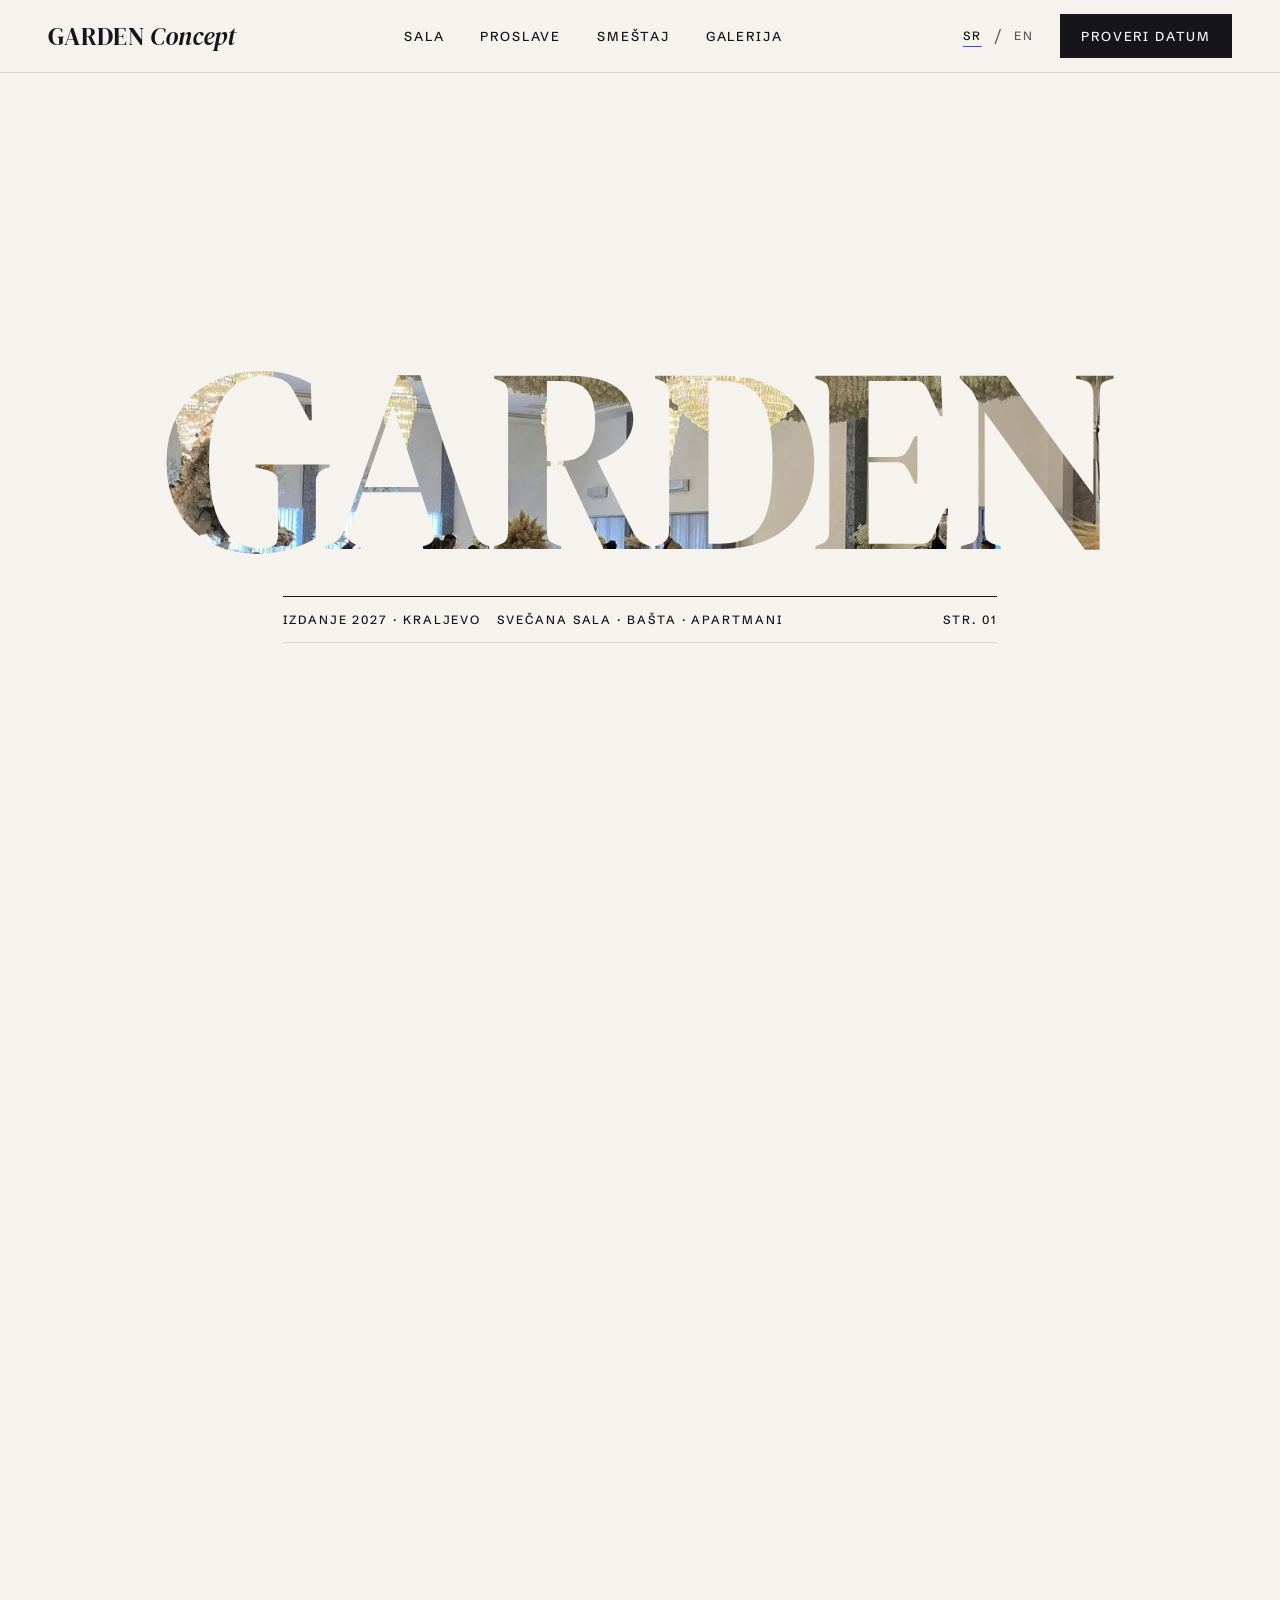
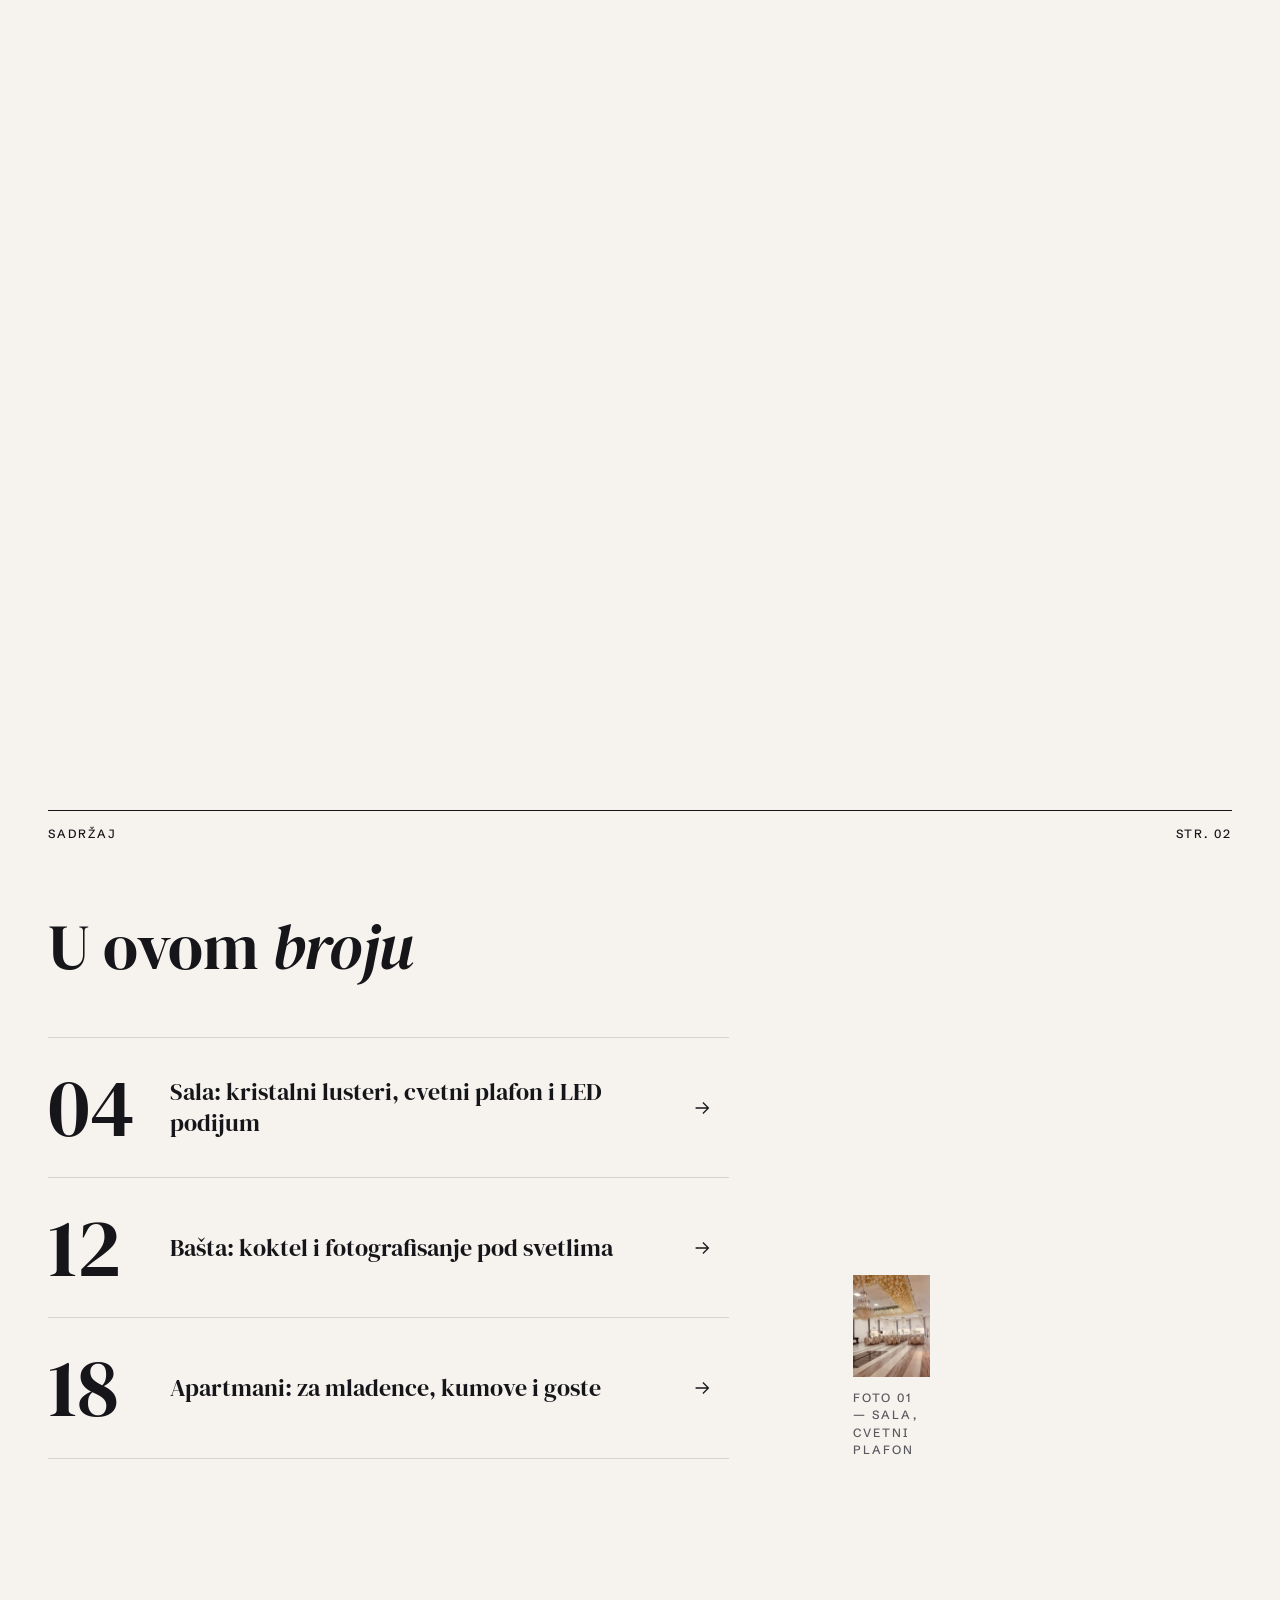
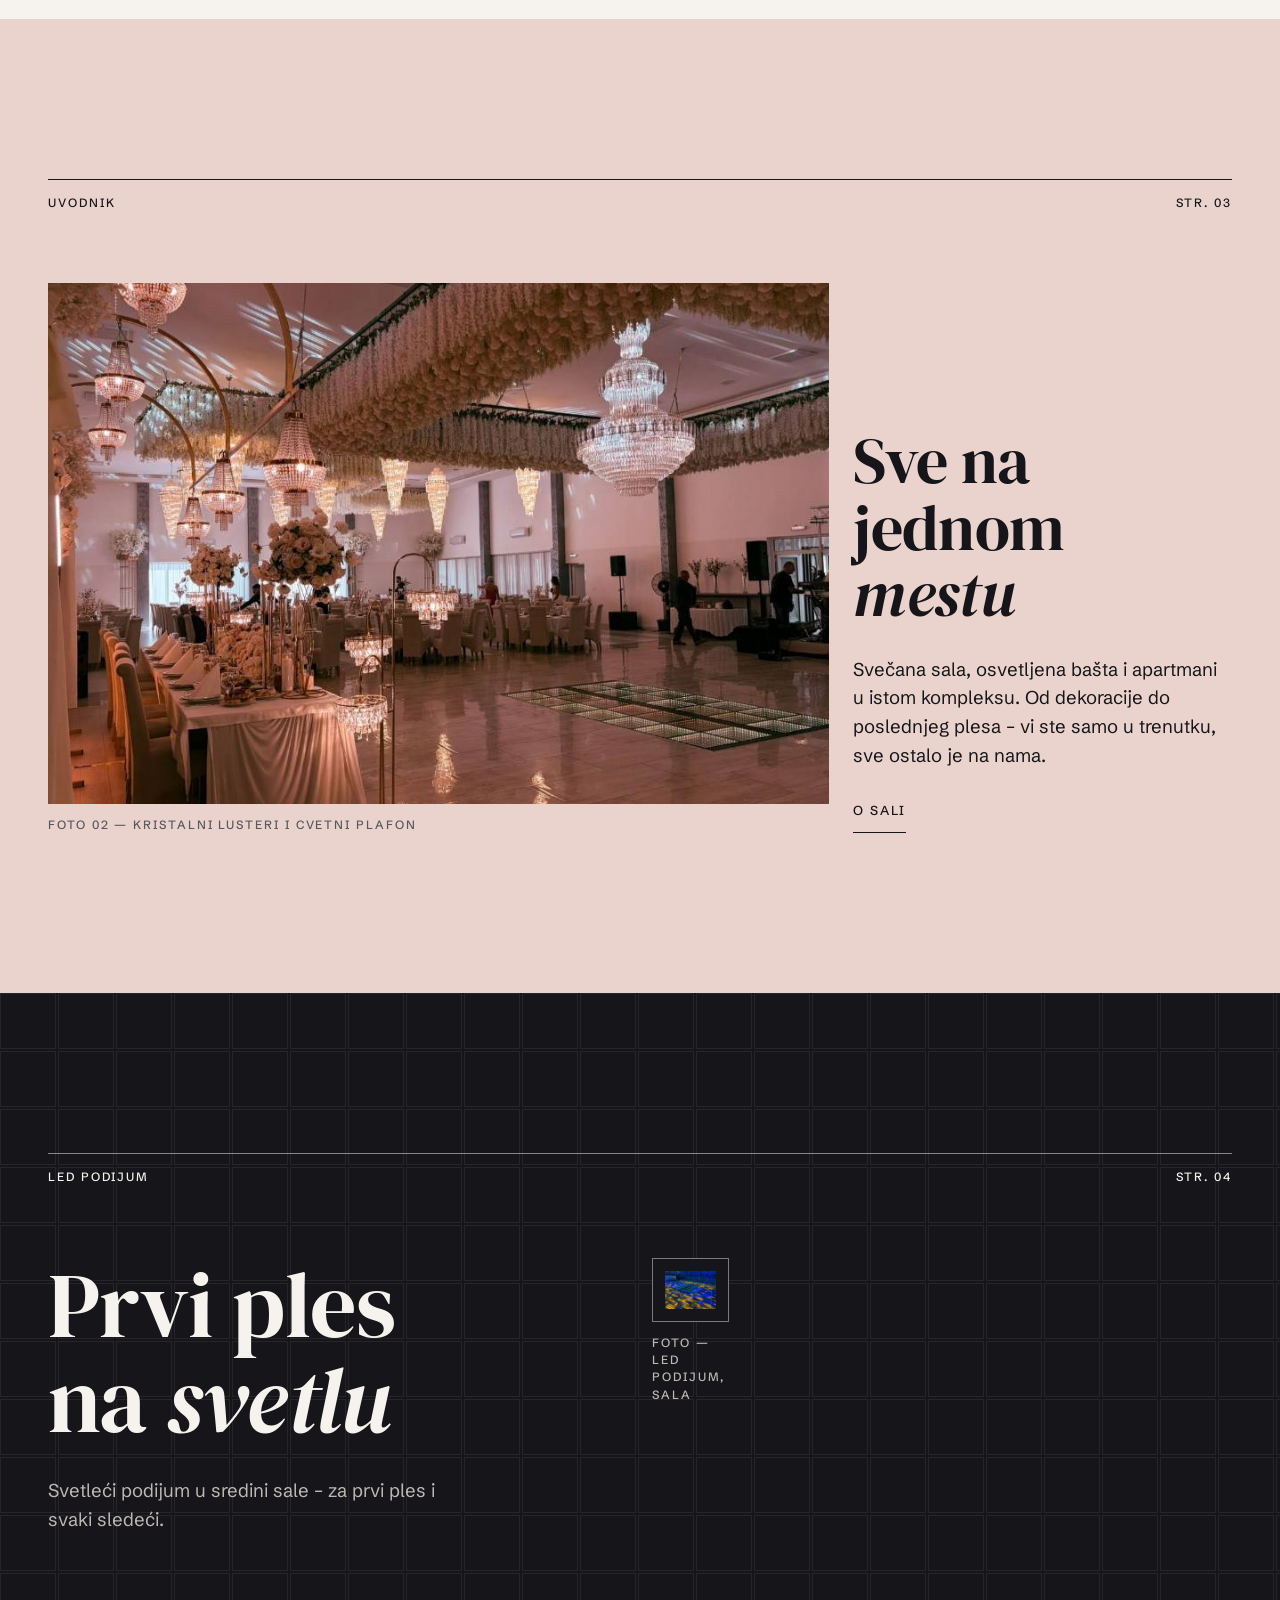
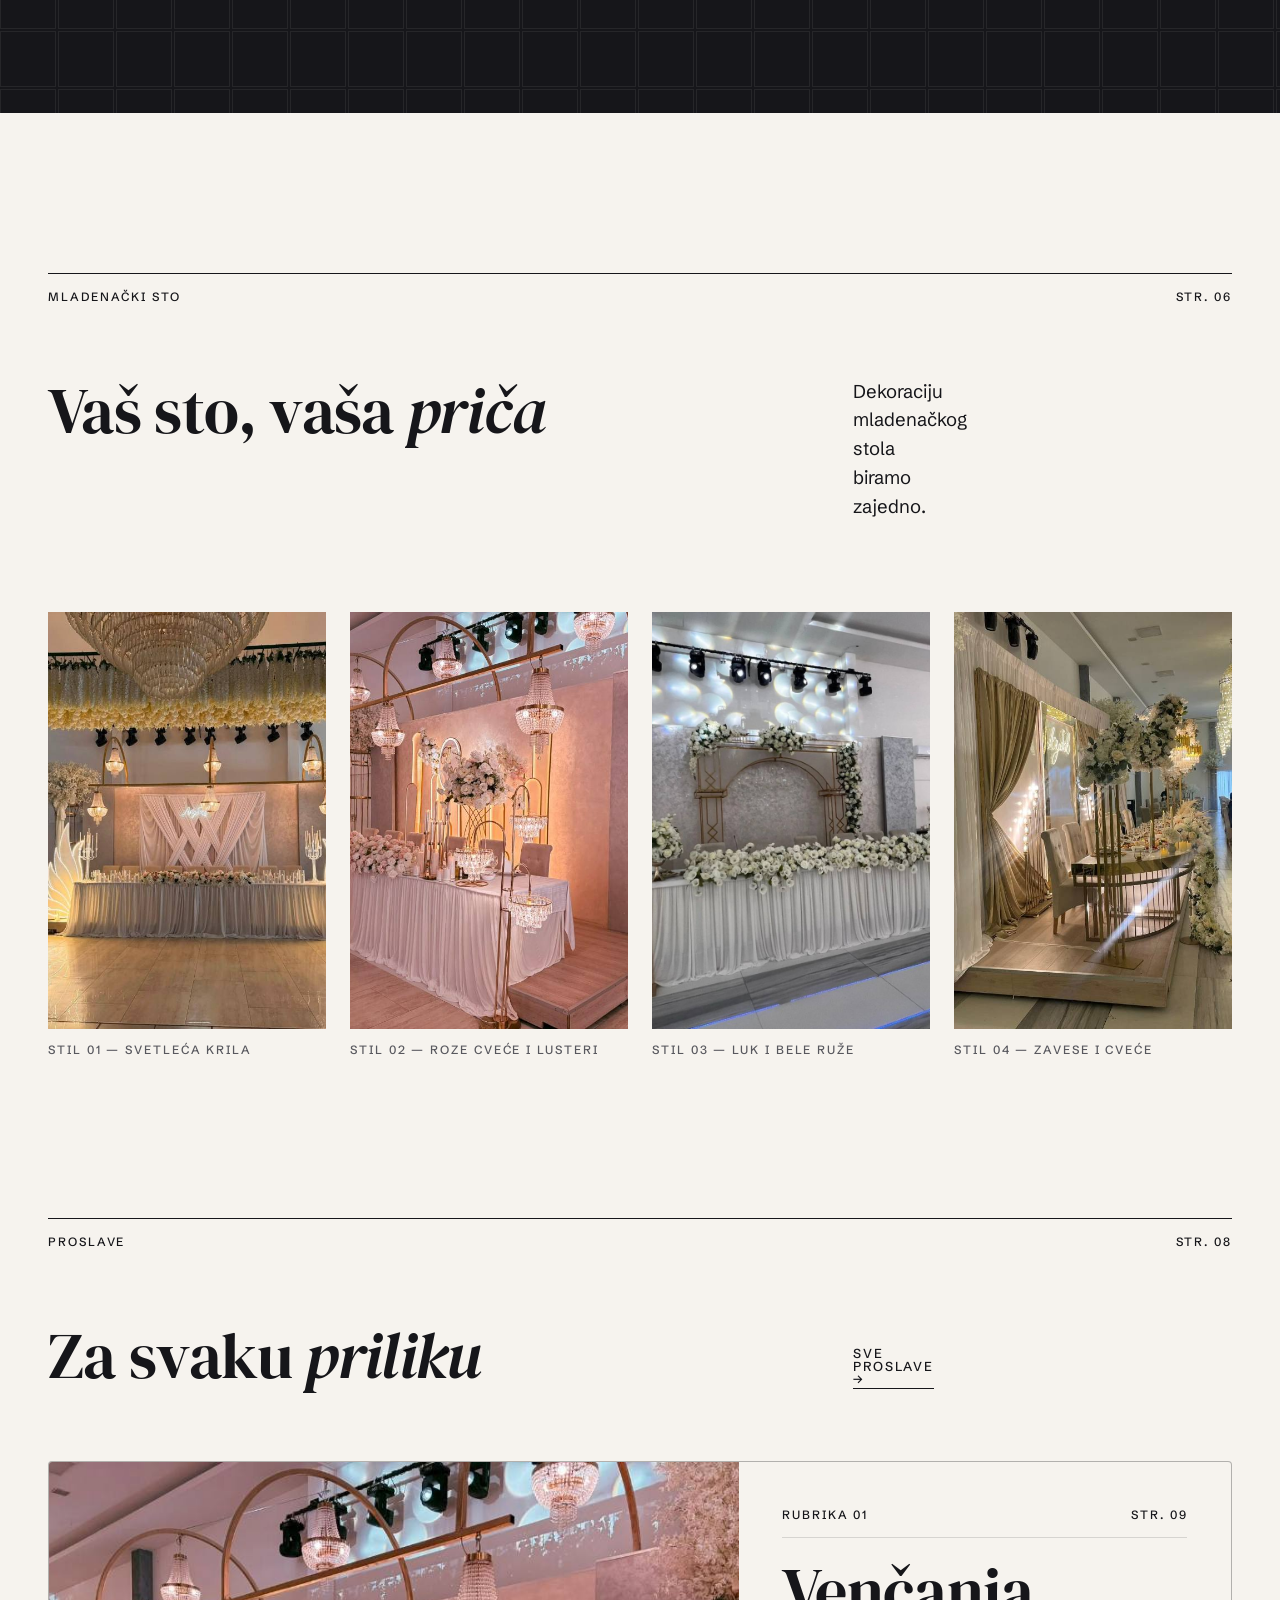
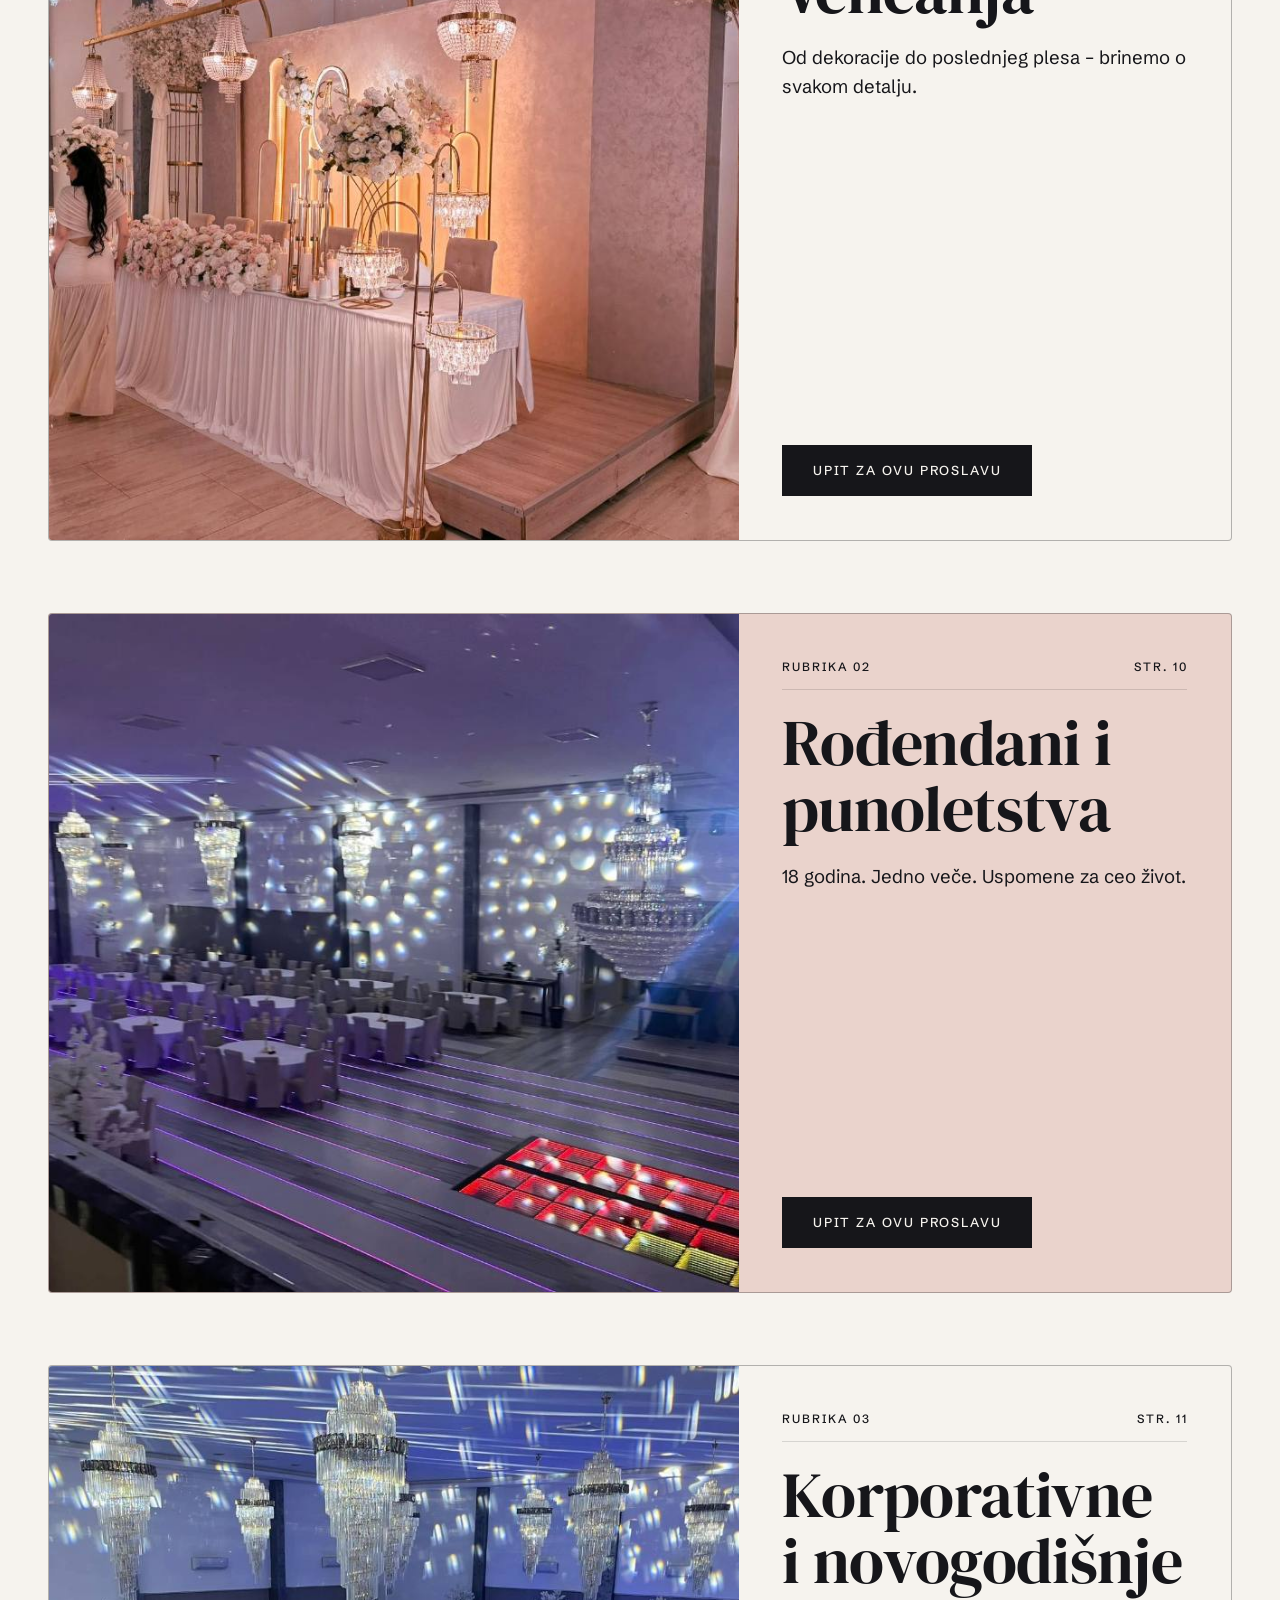
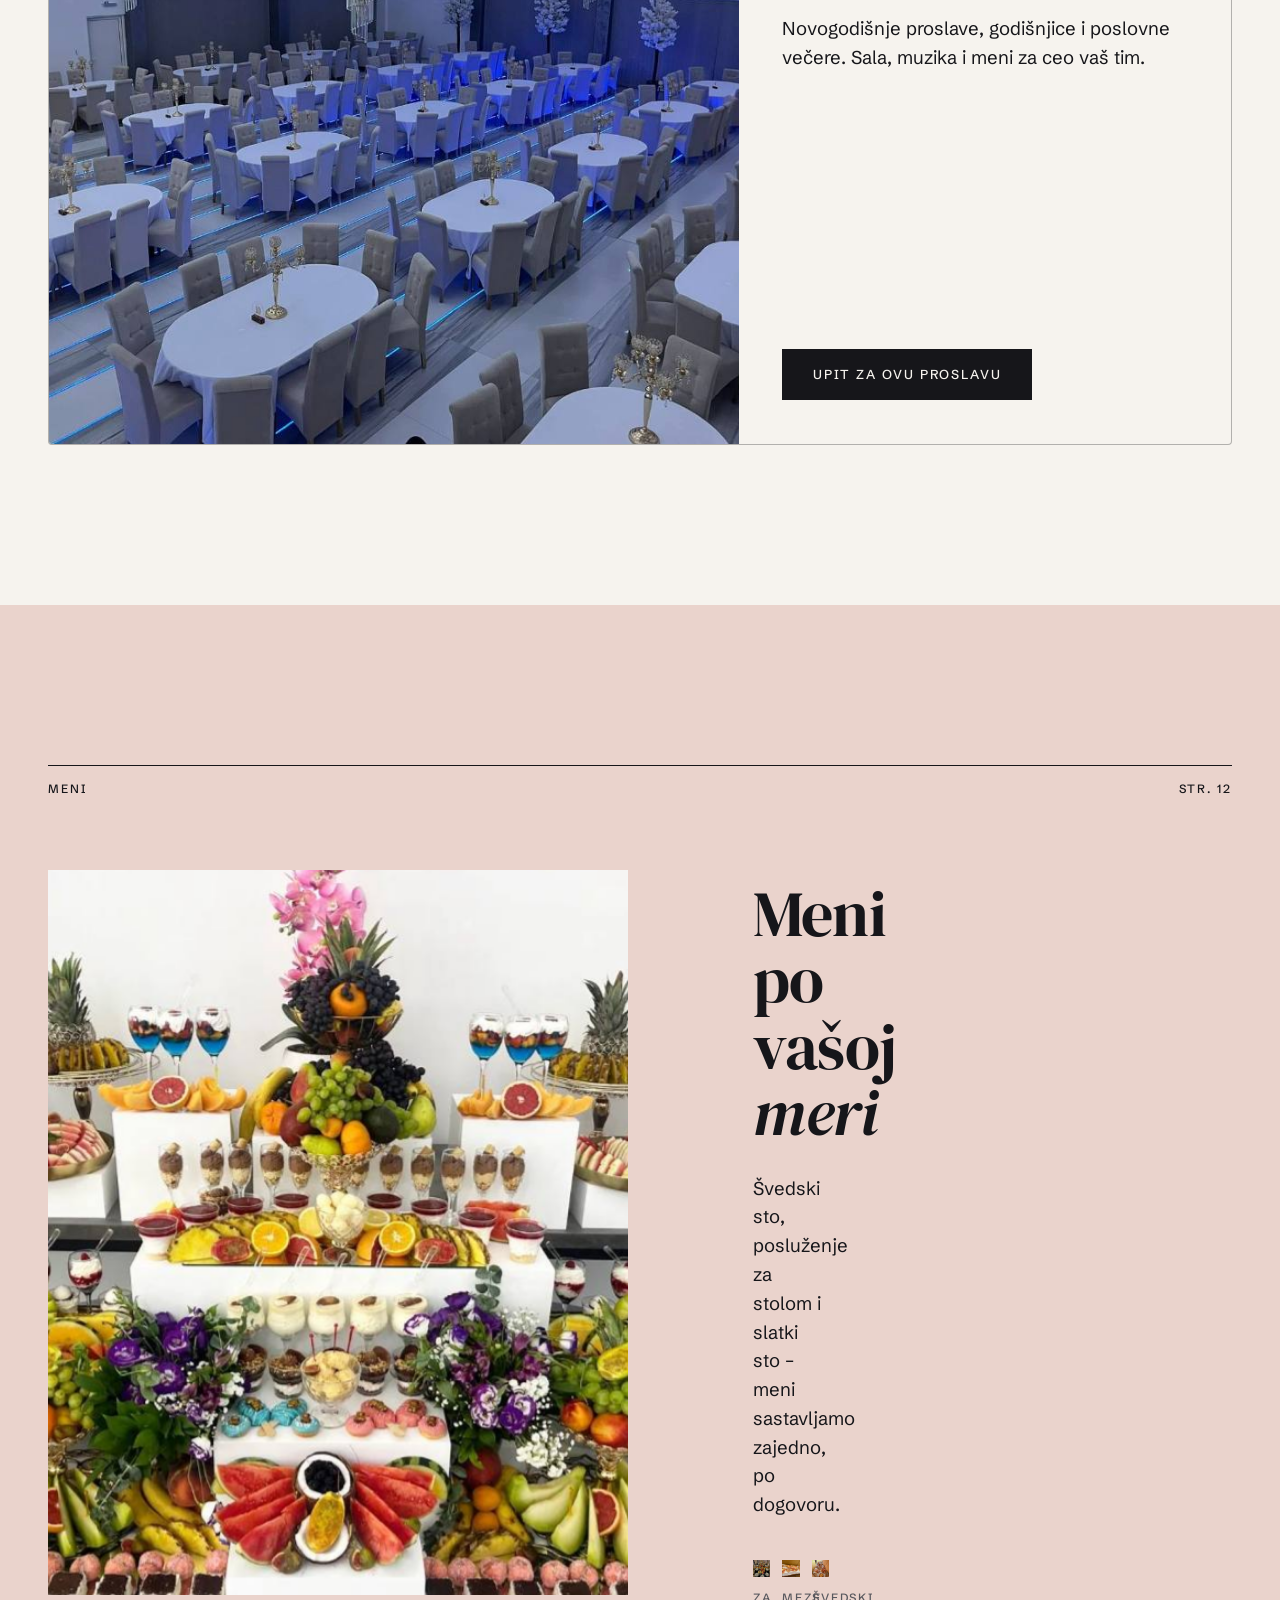
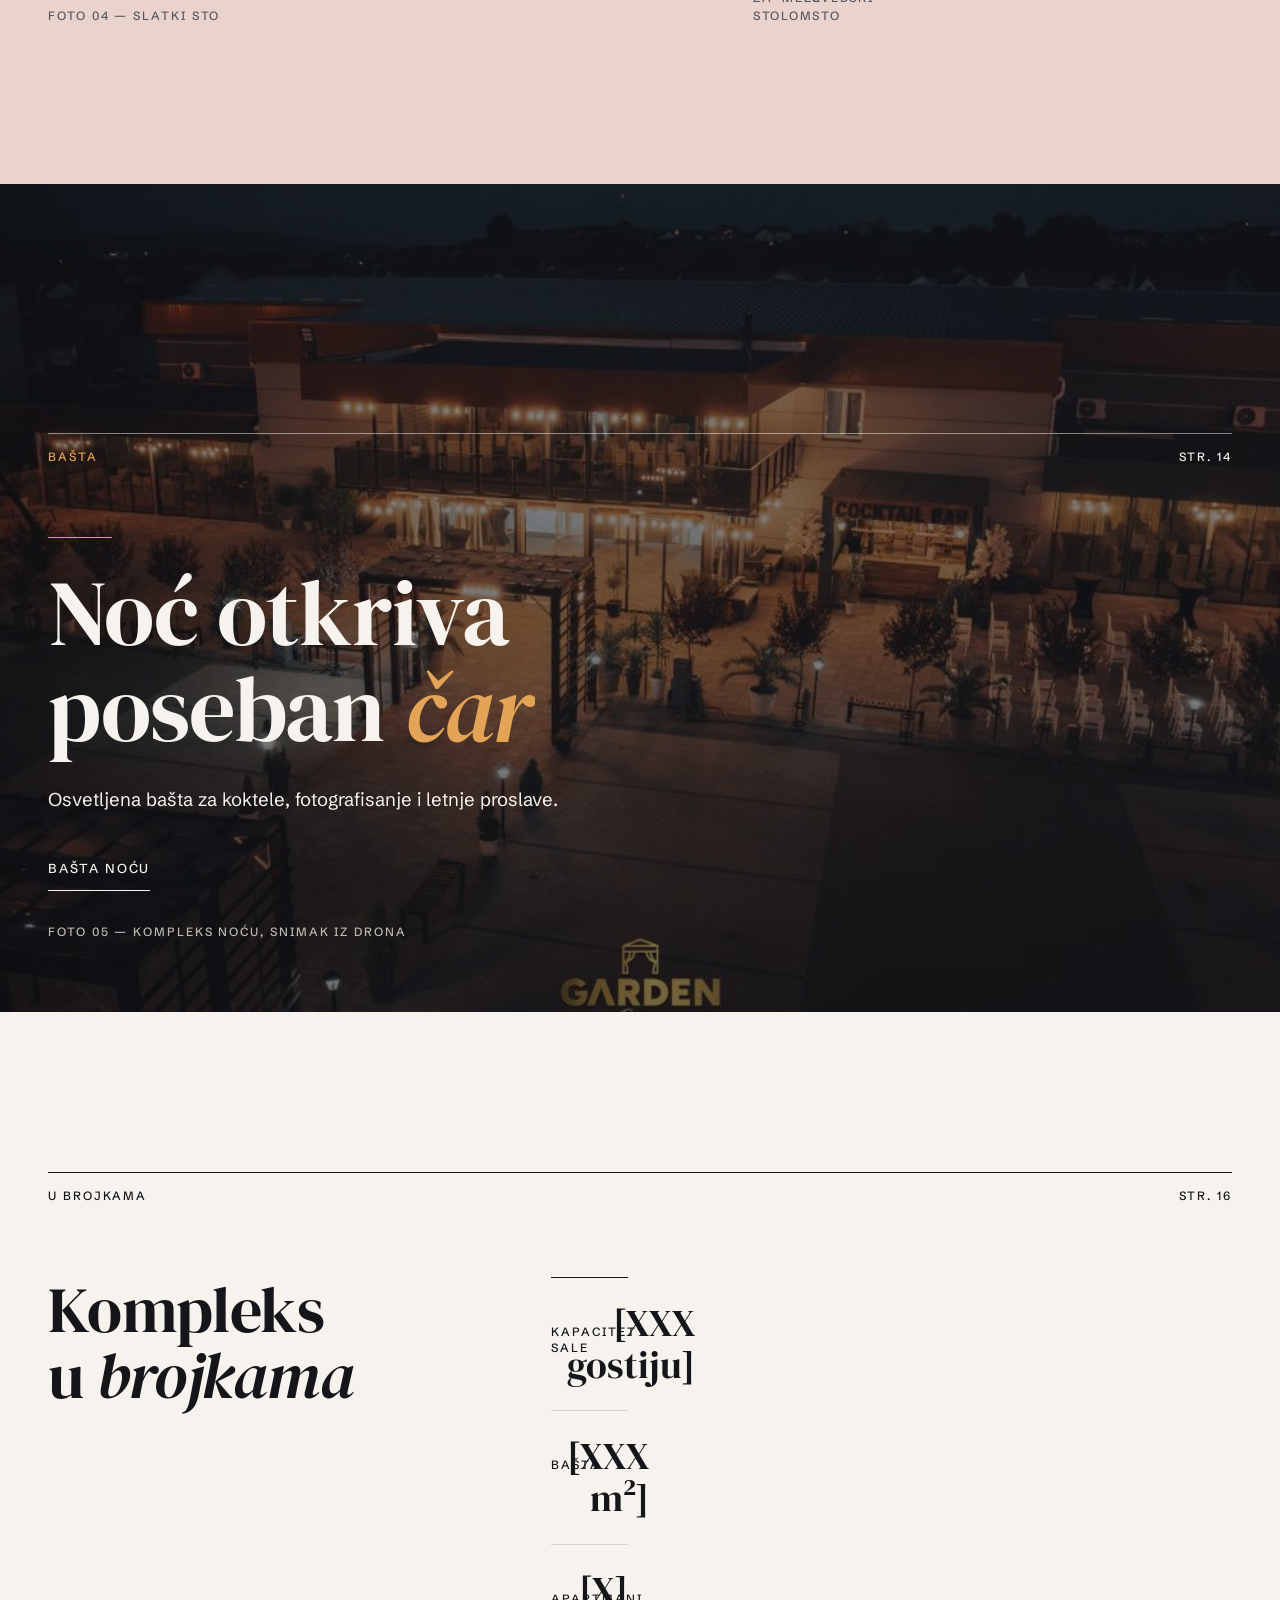
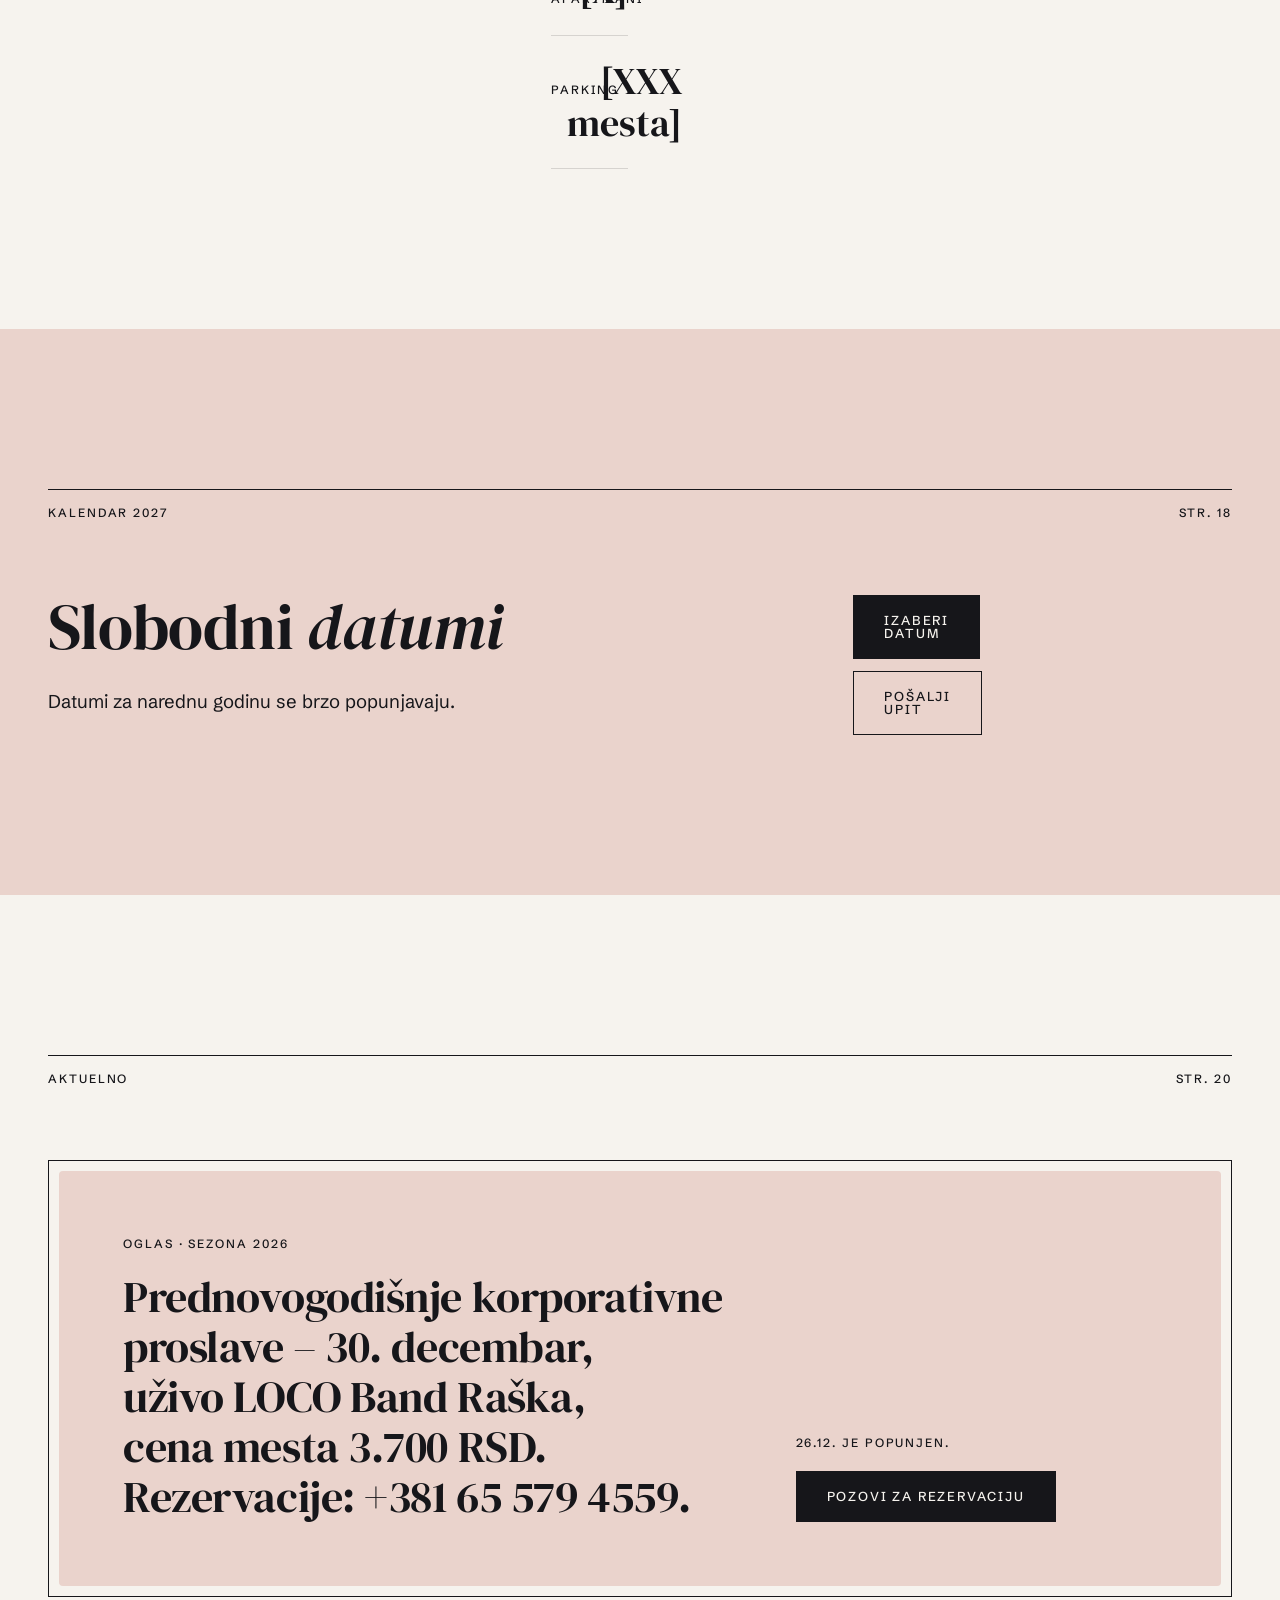
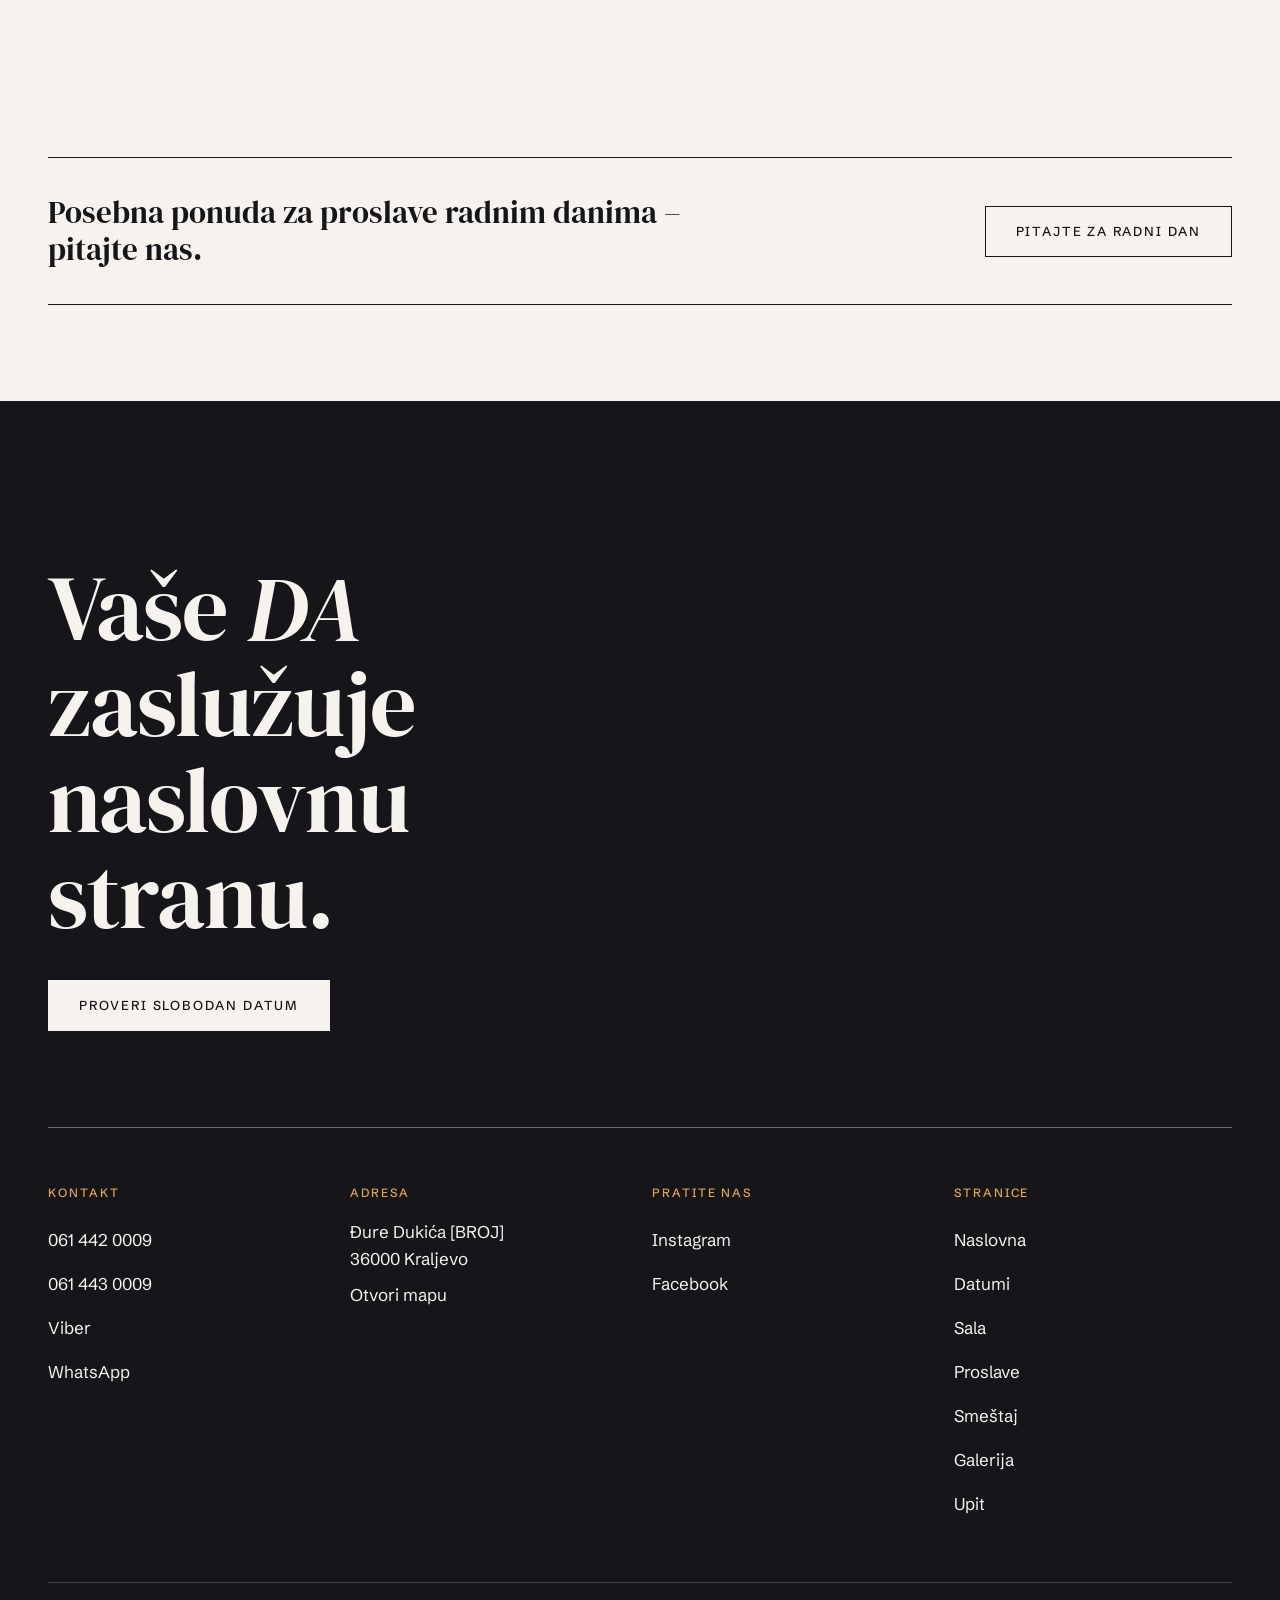
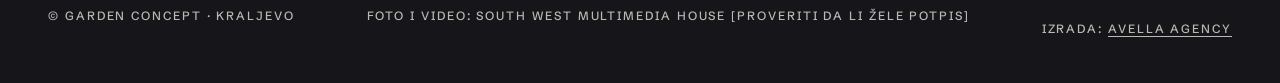
<file: index.html>
<!doctype html>
<html lang="sr">
<head>
<meta charset="utf-8">
<meta name="viewport" content="width=device-width,initial-scale=1">
<title>Garden Concept Kraljevo – svečana sala za venčanja i proslave</title>
<meta name="description" content="Garden Concept, Kraljevo: svečana sala sa kristalnim lusterima i LED podijumom, osvetljena bašta i apartmani u istom kompleksu. Proverite slobodne datume za 2027.">
<meta property="og:type" content="website">
<meta property="og:title" content="Garden Concept Kraljevo – svečana sala za venčanja i proslave">
<meta property="og:description" content="Garden Concept, Kraljevo: svečana sala sa kristalnim lusterima i LED podijumom, osvetljena bašta i apartmani u istom kompleksu. Proverite slobodne datume za 2027.">
<link rel="canonical" href="https://VAS-DOMEN.rs/">
<meta property="og:url" content="https://VAS-DOMEN.rs/">
<meta property="og:site_name" content="Garden Concept">
<meta property="og:locale" content="sr_RS">
<meta property="og:image" content="https://VAS-DOMEN.rs/img/sala-cvetni-plafon.jpg">
<meta property="og:image:alt" content="Svečana sala Garden Concept sa cvetnim plafonom i kristalnim lusterima">
<meta name="twitter:card" content="summary_large_image">
<link rel="icon" href="data:image/svg+xml,%3Csvg xmlns='http://www.w3.org/2000/svg' viewBox='0 0 32 32'%3E%3Crect width='32' height='32' fill='%2316161A'/%3E%3Ctext x='16' y='23' font-family='Georgia,serif' font-size='22' text-anchor='middle' fill='%23F6F3EE'%3EG%3C/text%3E%3C/svg%3E">
<link rel="preload" as="image" href="img/sala-cvetni-plafon.jpg">
<script type="application/ld+json">{"@context":"https://schema.org","@type":["EventVenue","LocalBusiness"],"name":"Garden Concept","description":"Svečana sala za venčanja i proslave sa baštom i apartmanima u Kraljevu.","url":"https://VAS-DOMEN.rs/","image":"https://VAS-DOMEN.rs/img/sala-cvetni-plafon.jpg","telephone":"+381614420009","address":{"@type":"PostalAddress","streetAddress":"Đure Dukića","addressLocality":"Kraljevo","postalCode":"36000","addressCountry":"RS"},"hasMap":"https://maps.google.com/?q=Garden+Concept+Kraljevo","sameAs":["https://www.instagram.com/garden.concept.kv/","https://www.facebook.com/svecana.sala.garden/"]}</script>
<meta name="theme-color" content="#F6F3EE">
<link rel="preconnect" href="https://fonts.googleapis.com">
<link rel="preconnect" href="https://fonts.gstatic.com" crossorigin>
<link href="https://fonts.googleapis.com/css2?family=DM+Serif+Display:ital@0;1&family=Schibsted+Grotesk:wght@400;500;600&display=swap" rel="stylesheet">
<link rel="stylesheet" href="style.css">
<script src="main.js" defer></script>
</head>
<body>
<main id="main">

<!-- 01 NASLOVNA -->
<section class="hero" aria-label="Naslovna">
<div class="hero-stage">
<h1 class="mast" aria-label="Garden Concept"><span aria-hidden="true">GAR</span><span class="d" aria-hidden="true">D</span><span aria-hidden="true">EN</span></h1>
<div class="wrap"><div class="cover-line lab"><span data-en="Issue 2027 · Kraljevo">Izdanje 2027 · Kraljevo</span><span data-en="Banquet hall · Garden · Apartments">Svečana sala · Bašta · Apartmani</span><span data-en="P. 01">Str. 01</span></div></div>
<div class="hero-fill dark">
<img src="img/sala-cvetni-plafon.jpg" alt="Svečana sala Garden Concept sa cvetnim plafonom i kristalnim lusterima" fetchpriority="high">
<div class="wrap hero-copy">
<p class="lab" data-en="Cover story">Naslovna tema</p>
<h2 class="h1" data-en="A night they will <em>talk</em> about">Veče o kojem će se <em>pričati</em></h2>
<div class="btns"><a class="btn" href="datumi.html" data-en="Check an available date">Proveri slobodan datum</a><a class="btn btn-o" href="sala.html" data-en="See the hall">Pogledaj salu</a></div>
</div></div>
</div>
</section>

<!-- 02 SADRŽAJ BROJA -->
<section class="sec"><div class="wrap">
<div class="shead lab"><span data-en="Contents">Sadržaj</span><span data-en="P. 02">Str. 02</span></div>
<div class="g12">
<div class="s7">
<h2 class="h2" style="margin-bottom:56px" data-en="In this <em>issue</em>">U ovom <em>broju</em></h2>
<nav class="toc" aria-label="Sadržaj broja">
<a href="sala.html"><b>04</b><span data-en="The Hall: crystal chandeliers, floral ceiling and LED dance floor">Sala: kristalni lusteri, cvetni plafon i LED podijum</span><svg viewBox="0 0 24 24" width="22" height="22" fill="none" stroke="currentColor" stroke-width="1.4" aria-hidden="true"><path d="M5 12h14M13 6l6 6-6 6"/></svg></a>
<a href="sala.html#basta"><b>12</b><span data-en="The Garden: cocktails and photos under the lights">Bašta: koktel i fotografisanje pod svetlima</span><svg viewBox="0 0 24 24" width="22" height="22" fill="none" stroke="currentColor" stroke-width="1.4" aria-hidden="true"><path d="M5 12h14M13 6l6 6-6 6"/></svg></a>
<a href="smestaj.html"><b>18</b><span data-en="Apartments: for the couple, best men and guests">Apartmani: za mladence, kumove i goste</span><svg viewBox="0 0 24 24" width="22" height="22" fill="none" stroke="currentColor" stroke-width="1.4" aria-hidden="true"><path d="M5 12h14M13 6l6 6-6 6"/></svg></a>
</nav>
</div>
<figure class="s4 o9 end"><div class="ph ar34" data-px><img src="img/sala-uspravno.jpg" alt="Sala sa cvetnim plafonom, lusterima i postavljenim stolovima" loading="lazy"></div><figcaption class="cap" data-en="Photo 01 — Hall, floral ceiling">Foto 01 — Sala, cvetni plafon</figcaption></figure>
</div></div></section>

<!-- 03 UVODNIK -->
<section class="sec puder"><div class="wrap">
<div class="shead lab"><span data-en="Editorial">Uvodnik</span><span data-en="P. 03">Str. 03</span></div>
<div class="g12">
<figure class="s8"><div class="ph ar32" data-px><img src="img/sala-lusteri.jpg" alt="Kristalni lusteri i cvetni plafon iznad sale" loading="lazy"></div><figcaption class="cap" data-en="Photo 02 — Crystal chandeliers and floral ceiling">Foto 02 — Kristalni lusteri i cvetni plafon</figcaption></figure>
<div class="s4 end">
<h2 class="h2" data-en="All in one <em>place</em>">Sve na jednom <em>mestu</em></h2>
<p class="lead" style="margin-top:28px" data-en="A banquet hall, an illuminated garden and apartments in one complex. From décor to the last dance – you simply live the moment, we take care of the rest.">Svečana sala, osvetljena bašta i apartmani u istom kompleksu. Od dekoracije do poslednjeg plesa – vi ste samo u trenutku, sve ostalo je na nama.</p>
<a class="more" href="sala.html" data-en="About the hall">O sali</a>
</div>
</div></div></section>

<!-- 04 LED PODIJUM -->
<section class="sec dark led" aria-label="LED podijum">
<div class="led-grid" aria-hidden="true"></div>
<div class="wrap">
<div class="shead lab"><span data-en="LED dance floor">LED podijum</span><span data-en="P. 04">Str. 04</span></div>
<div class="g12">
<div class="s5 end"><h2 class="h1" data-en="First dance in the <em>light</em>">Prvi ples na <em>svetlu</em></h2><p class="lead muted" style="margin-top:28px" data-en="An illuminated dance floor in the middle of the hall – for the first dance and every one after.">Svetleći podijum u sredini sale – za prvi ples i svaki sledeći.</p></div>
<figure class="s6 o7"><div class="frame"><div class="ph ar43"><img src="img/led-podijum-boje.jpg" alt="LED podijum u sali Garden Concept" loading="lazy"></div></div><figcaption class="cap" data-en="Photo — LED dance floor, hall">Foto — LED podijum, sala</figcaption></figure>
</div></div></section>

<!-- 05 MLADENAČKI STO -->
<section class="sec"><div class="wrap">
<div class="shead lab"><span data-en="Head table">Mladenački sto</span><span data-en="P. 06">Str. 06</span></div>
<div class="g12">
<h2 class="h2 s6" data-en="Your table, your <em>story</em>">Vaš sto, vaša <em>priča</em></h2>
<p class="lead s4 o9 end" data-en="We choose the head table décor together.">Dekoraciju mladenačkog stola biramo zajedno.</p>
</div>
<div class="row4">
<figure class=""><div class="ph ar23"><img src="img/mladenacki-sto-krila.jpg" alt="Mladenački sto sa svetlećim krilima" loading="lazy"></div><figcaption class="cap" data-en="Style 01 — Illuminated wings">Stil 01 — Svetleća krila</figcaption></figure>
<figure class=""><div class="ph ar23"><img src="img/mladenacki-sto-roze.jpg" alt="Mladenački sto sa roze cvećem i lusterima" loading="lazy"></div><figcaption class="cap" data-en="Style 02 — Pink flowers and chandeliers">Stil 02 — Roze cveće i lusteri</figcaption></figure>
<figure class=""><div class="ph ar23"><img src="img/mladenacki-sto-luk.jpg" alt="Mladenački sto sa zlatnim lukom i belim ružama" loading="lazy"></div><figcaption class="cap" data-en="Style 03 — Arch and white roses">Stil 03 — Luk i bele ruže</figcaption></figure>
<figure class=""><div class="ph ar23"><img src="img/mladenacki-sto-zavese.jpg" alt="Mladenački sto sa zavesama i cvetnim stubovima" loading="lazy"></div><figcaption class="cap" data-en="Style 04 — Drapes and flowers">Stil 04 — Zavese i cveće</figcaption></figure>
</div>
</div></section>

<!-- 06 PROSLAVE -->
<section class="sec" style="padding-top:0"><div class="wrap">
<div class="shead lab"><span data-en="Celebrations">Proslave</span><span data-en="P. 08">Str. 08</span></div>
<div class="g12"><h2 class="h2 s7" data-en="For every <em>occasion</em>">Za svaku <em>priliku</em></h2><div class="s4 o9 end"><a class="more" href="proslave.html" data-en="All celebrations →">Sve proslave →</a></div></div>
<div class="stack">
<article class="card-p">
<div class="ph"><img src="img/mladenacki-sto-roze.jpg" alt="Mladenački sto sa roze cvećem i kristalnim lusterima" loading="lazy"></div>
<div class="cp-b"><div class="cp-top lab"><span data-en="Feature 01">Rubrika 01</span><span data-en="P. 09">Str. 09</span></div>
<h3 class="h2" data-en="Weddings">Venčanja</h3>
<p class="lead" data-en="From décor to the last dance – we take care of every detail.">Od dekoracije do poslednjeg plesa – brinemo o svakom detalju.</p>
<a class="btn" href="upit.html?tip=vencanje" data-en="Enquire about this celebration">Upit za ovu proslavu</a></div>
</article>
<article class="card-p">
<div class="ph"><img src="img/sala-plava-svetla.jpg" alt="Sala pod plavim svetlima sa kristalnim lusterima" loading="lazy"></div>
<div class="cp-b"><div class="cp-top lab"><span data-en="Feature 02">Rubrika 02</span><span data-en="P. 10">Str. 10</span></div>
<h3 class="h2" data-en="Birthdays &amp; 18th parties">Rođendani i punoletstva</h3>
<p class="lead" data-en="18 years. One night. Memories for a lifetime.">18 godina. Jedno veče. Uspomene za ceo život.</p>
<a class="btn" href="upit.html?tip=punoletstvo" data-en="Enquire about this celebration">Upit za ovu proslavu</a></div>
</article>
<article class="card-p">
<div class="ph"><img src="img/sala-postavljena-plavo.jpg" alt="Postavljena sala sa okruglim stolovima i plavom rasvetom" loading="lazy"></div>
<div class="cp-b"><div class="cp-top lab"><span data-en="Feature 03">Rubrika 03</span><span data-en="P. 11">Str. 11</span></div>
<h3 class="h2" data-en="Corporate &amp; New Year">Korporativne i novogodišnje</h3>
<p class="lead" data-en="New Year parties, anniversaries and business dinners. Hall, music and menu for your whole team.">Novogodišnje proslave, godišnjice i poslovne večere. Sala, muzika i meni za ceo vaš tim.</p>
<a class="btn" href="upit.html?tip=korporativna" data-en="Enquire about this celebration">Upit za ovu proslavu</a></div>
</article>
</div>
</div></section>

<!-- 07 MENI -->
<section class="sec puder"><div class="wrap">
<div class="shead lab"><span data-en="Menu">Meni</span><span data-en="P. 12">Str. 12</span></div>
<div class="g12">
<figure class="s6"><div class="ph ar45" data-px><img src="img/slatki-sto.jpg" alt="Slatki sto sa voćem i desertima" loading="lazy"></div><figcaption class="cap" data-en="Photo 04 — Dessert table">Foto 04 — Slatki sto</figcaption></figure>
<div class="s5 o8 end">
<h2 class="h2" data-en="A menu made to <em>measure</em>">Meni po vašoj <em>meri</em></h2>
<p class="lead" style="margin:28px 0 40px" data-en="Buffet, table service and a dessert table – we put the menu together with you, as agreed.">Švedski sto, posluženje za stolom i slatki sto – meni sastavljamo zajedno, po dogovoru.</p>
<div style="display:grid;grid-template-columns:repeat(3,minmax(0,1fr));gap:12px">
<figure class="zoom"><button type="button" aria-label="Uvećaj fotografiju"><div class="ph ar11"><img src="img/meni-sto-crni.jpg" alt="Posluženje na stolu sa crnim stolnjakom" loading="lazy"></div></button><figcaption class="cap" data-en="At the table">Za stolom</figcaption></figure>
<figure class="zoom"><button type="button" aria-label="Uvećaj fotografiju"><div class="ph ar11"><img src="img/posluzenje-daske.jpg" alt="Daske sa mezetom" loading="lazy"></div></button><figcaption class="cap" data-en="Starters">Meze</figcaption></figure>
<figure class="zoom"><button type="button" aria-label="Uvećaj fotografiju"><div class="ph ar11"><img src="img/svedski-sto-basta.jpg" alt="Švedski sto u bašti" loading="lazy"></div></button><figcaption class="cap" data-en="Buffet">Švedski sto</figcaption></figure>
</div>
</div>
</div></div></section>

<!-- 08 BAŠTA NOĆU -->
<section class="night dark" id="basta-nocu">
<img src="img/dron-noc-objekat.jpg" alt="Kompleks Garden Concept noću, snimak iz drona" loading="lazy">
<div class="wrap">
<div class="shead lab"><span class="fen" data-en="The Garden">Bašta</span><span data-en="P. 14">Str. 14</span></div>
<div class="fen-line"></div>
<h2 class="h1" style="max-width:11ch" data-en="Night reveals a special <em>charm</em>">Noć otkriva poseban <em>čar</em></h2>
<p class="lead" style="margin:28px 0 32px" data-en="An illuminated garden for cocktails, photos and summer celebrations.">Osvetljena bašta za koktele, fotografisanje i letnje proslave.</p>
<a class="more" href="sala.html#basta" data-en="The garden at night">Bašta noću</a>
<span class="cap" style="margin-top:32px" data-en="Photo 05 — Complex at night, drone shot">Foto 05 — Kompleks noću, snimak iz drona</span>
</div>
</section>

<!-- 09 BROJKE -->
<section class="sec"><div class="wrap">
<div class="shead lab"><span data-en="By the numbers">U brojkama</span><span data-en="P. 16">Str. 16</span></div>
<div class="g12">
<h2 class="h2 s4" data-en="The complex in <em>numbers</em>">Kompleks u <em>brojkama</em></h2>
<dl class="facts s7 o6">
<div><dt data-en="Hall capacity">Kapacitet sale</dt><dd data-en="[XXX guests]">[XXX gostiju]</dd></div>
<div><dt data-en="Garden">Bašta</dt><dd>[XXX m²]</dd></div>
<div><dt data-en="Apartments">Apartmani</dt><dd>[X]</dd></div>
<div><dt>Parking</dt><dd data-en="[XXX spaces]">[XXX mesta]</dd></div>
</dl>
</div></div></section>

<!-- 10 DATUMI -->
<section class="sec puder" id="datumi"><div class="wrap">
<div class="shead lab"><span data-en="Calendar 2027">Kalendar 2027</span><span data-en="P. 18">Str. 18</span></div>
<div class="g12">
<div class="s7">
<h2 class="h2" data-en="Available <em>dates</em>">Slobodni <em>datumi</em></h2>
<p class="lead" style="margin-top:28px" data-en="Dates for next year are filling up fast.">Datumi za narednu godinu se brzo popunjavaju.</p>
</div>
<div class="s4 o9 end btns"><a class="btn" href="datumi.html" data-en="Choose a date">Izaberi datum</a><a class="btn btn-o" href="upit.html" data-en="Send an enquiry">Pošalji upit</a></div>
</div></div></section>

<!-- 11 AKTUELNO -->
<!-- AKTUELNO: menjati po sezoni -->
<section class="sec"><div class="wrap">
<div class="shead lab"><span data-en="Now on">Aktuelno</span><span data-en="P. 20">Str. 20</span></div>
<div class="ad"><div class="ad-in">
<div>
<p class="lab" data-en="Advertisement · Season 2026">Oglas · Sezona 2026</p>
<h2 class="h3" style="font-size:clamp(28px,3.4vw,52px);margin-top:20px" data-en="Pre-New Year corporate parties – 30 December, live LOCO Band Raška, price per seat 3,700 RSD. Reservations: +381 65 579 4559.">Prednovogodišnje korporativne proslave – 30. decembar, uživo LOCO Band Raška, cena mesta 3.700 RSD. Rezervacije: +381 65 579 4559.</h2>
</div>
<div style="display:grid;gap:20px;justify-items:start">
<p class="lab" style="margin:0" data-en="26 Dec is fully booked.">26.12. je popunjen.</p>
<a class="btn" href="tel:+381655794559" data-en="Call to reserve">Pozovi za rezervaciju</a>
</div>
</div></div>
</div></section>

<!-- 12 RADNI DANI -->
<section class="sec tight" style="padding-top:0"><div class="wrap">
<div class="strip"><p data-en="A special offer for weekday celebrations – ask us.">Posebna ponuda za proslave radnim danima – pitajte nas.</p><a class="btn btn-o" href="upit.html?tip=radni-dan" data-en="Ask about weekdays">Pitajte za radni dan</a></div>
</div></section>
</main>
</body>
</html>
</file>
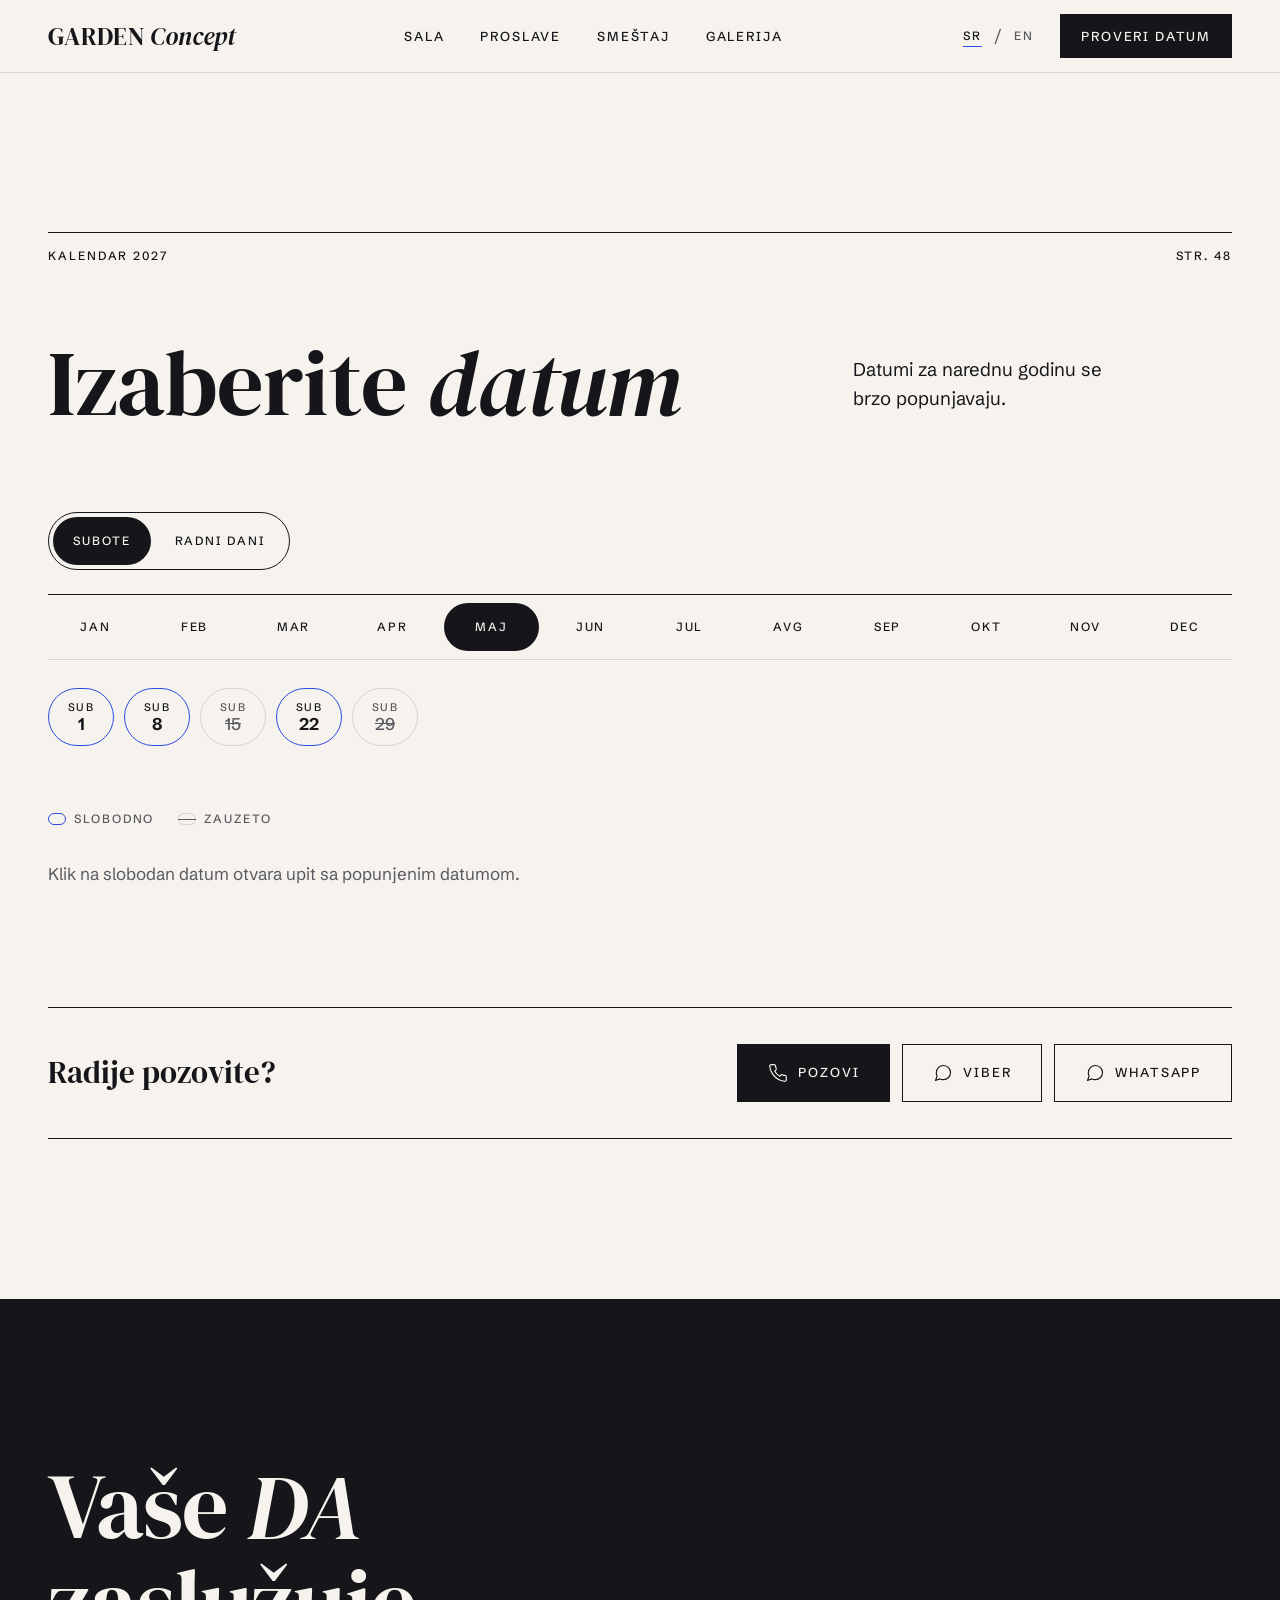
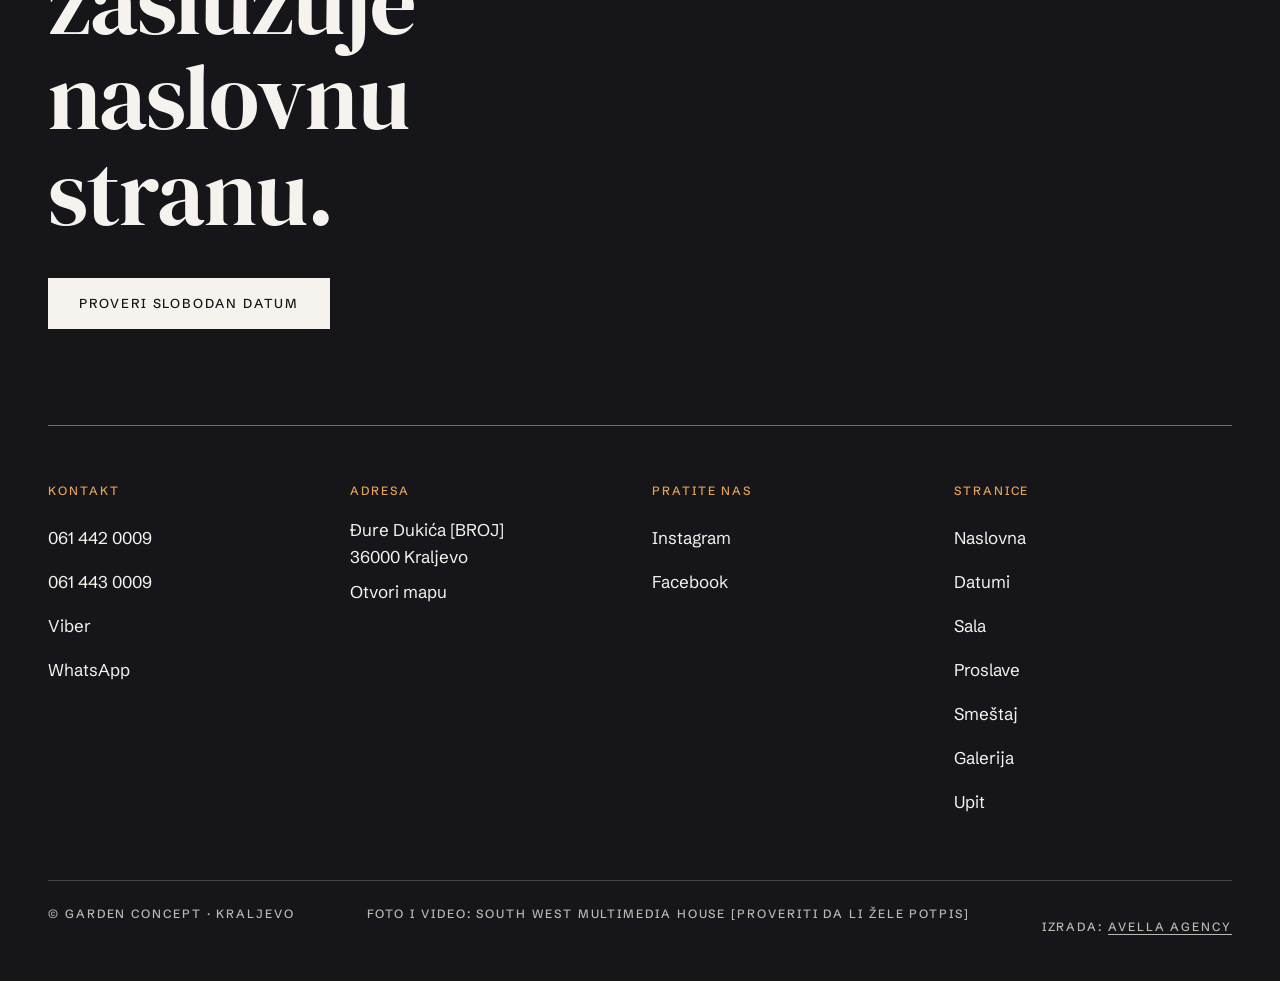
<file: datumi.html>
<!doctype html>
<html lang="sr">
<head>
<meta charset="utf-8">
<meta name="viewport" content="width=device-width,initial-scale=1">
<title>Slobodni datumi 2027 – sala za venčanja Kraljevo – Garden Concept</title>
<meta name="description" content="Kalendar slobodnih datuma za 2027. u Garden Concept, Kraljevo – subote i radni dani.">
<meta property="og:type" content="website">
<meta property="og:title" content="Slobodni datumi 2027 – sala za venčanja Kraljevo – Garden Concept">
<meta property="og:description" content="Kalendar slobodnih datuma za 2027. u Garden Concept, Kraljevo – subote i radni dani.">
<link rel="canonical" href="https://VAS-DOMEN.rs/datumi.html">
<meta property="og:url" content="https://VAS-DOMEN.rs/datumi.html">
<meta property="og:site_name" content="Garden Concept">
<meta property="og:locale" content="sr_RS">
<meta property="og:image" content="https://VAS-DOMEN.rs/img/sala-cvetni-plafon.jpg">
<meta property="og:image:alt" content="Svečana sala Garden Concept sa cvetnim plafonom i kristalnim lusterima">
<meta name="twitter:card" content="summary_large_image">
<link rel="icon" href="data:image/svg+xml,%3Csvg xmlns='http://www.w3.org/2000/svg' viewBox='0 0 32 32'%3E%3Crect width='32' height='32' fill='%2316161A'/%3E%3Ctext x='16' y='23' font-family='Georgia,serif' font-size='22' text-anchor='middle' fill='%23F6F3EE'%3EG%3C/text%3E%3C/svg%3E">
<meta name="theme-color" content="#F6F3EE">
<link rel="preconnect" href="https://fonts.googleapis.com">
<link rel="preconnect" href="https://fonts.gstatic.com" crossorigin>
<link href="https://fonts.googleapis.com/css2?family=DM+Serif+Display:ital@0;1&family=Schibsted+Grotesk:wght@400;500;600&display=swap" rel="stylesheet">
<link rel="stylesheet" href="style.css">
<script src="main.js" defer></script>
</head>
<body>
<main id="main">
<section class="sec"><div class="wrap">
<div class="shead lab"><span data-en="Calendar 2027">Kalendar 2027</span><span data-en="P. 48">Str. 48</span></div>
<div class="g12" style="margin-bottom:80px"><h1 class="h1 s8" data-en="Choose your <em>date</em>">Izaberite <em>datum</em></h1><p class="lead s4 end" data-en="Dates for next year are filling up fast.">Datumi za narednu godinu se brzo popunjavaju.</p></div>
<div class="dates" aria-label="Kalendar slobodnih datuma 2027"></div>
<p class="muted" style="margin-top:32px" data-en="Selecting an available date opens the enquiry form with the date filled in.">Klik na slobodan datum otvara upit sa popunjenim datumom.</p>
<div class="strip" style="margin-top:120px"><p data-en="Would you rather call?">Radije pozovite?</p><div data-contact></div></div>
</div></section>
</main>
</body>
</html>
</file>
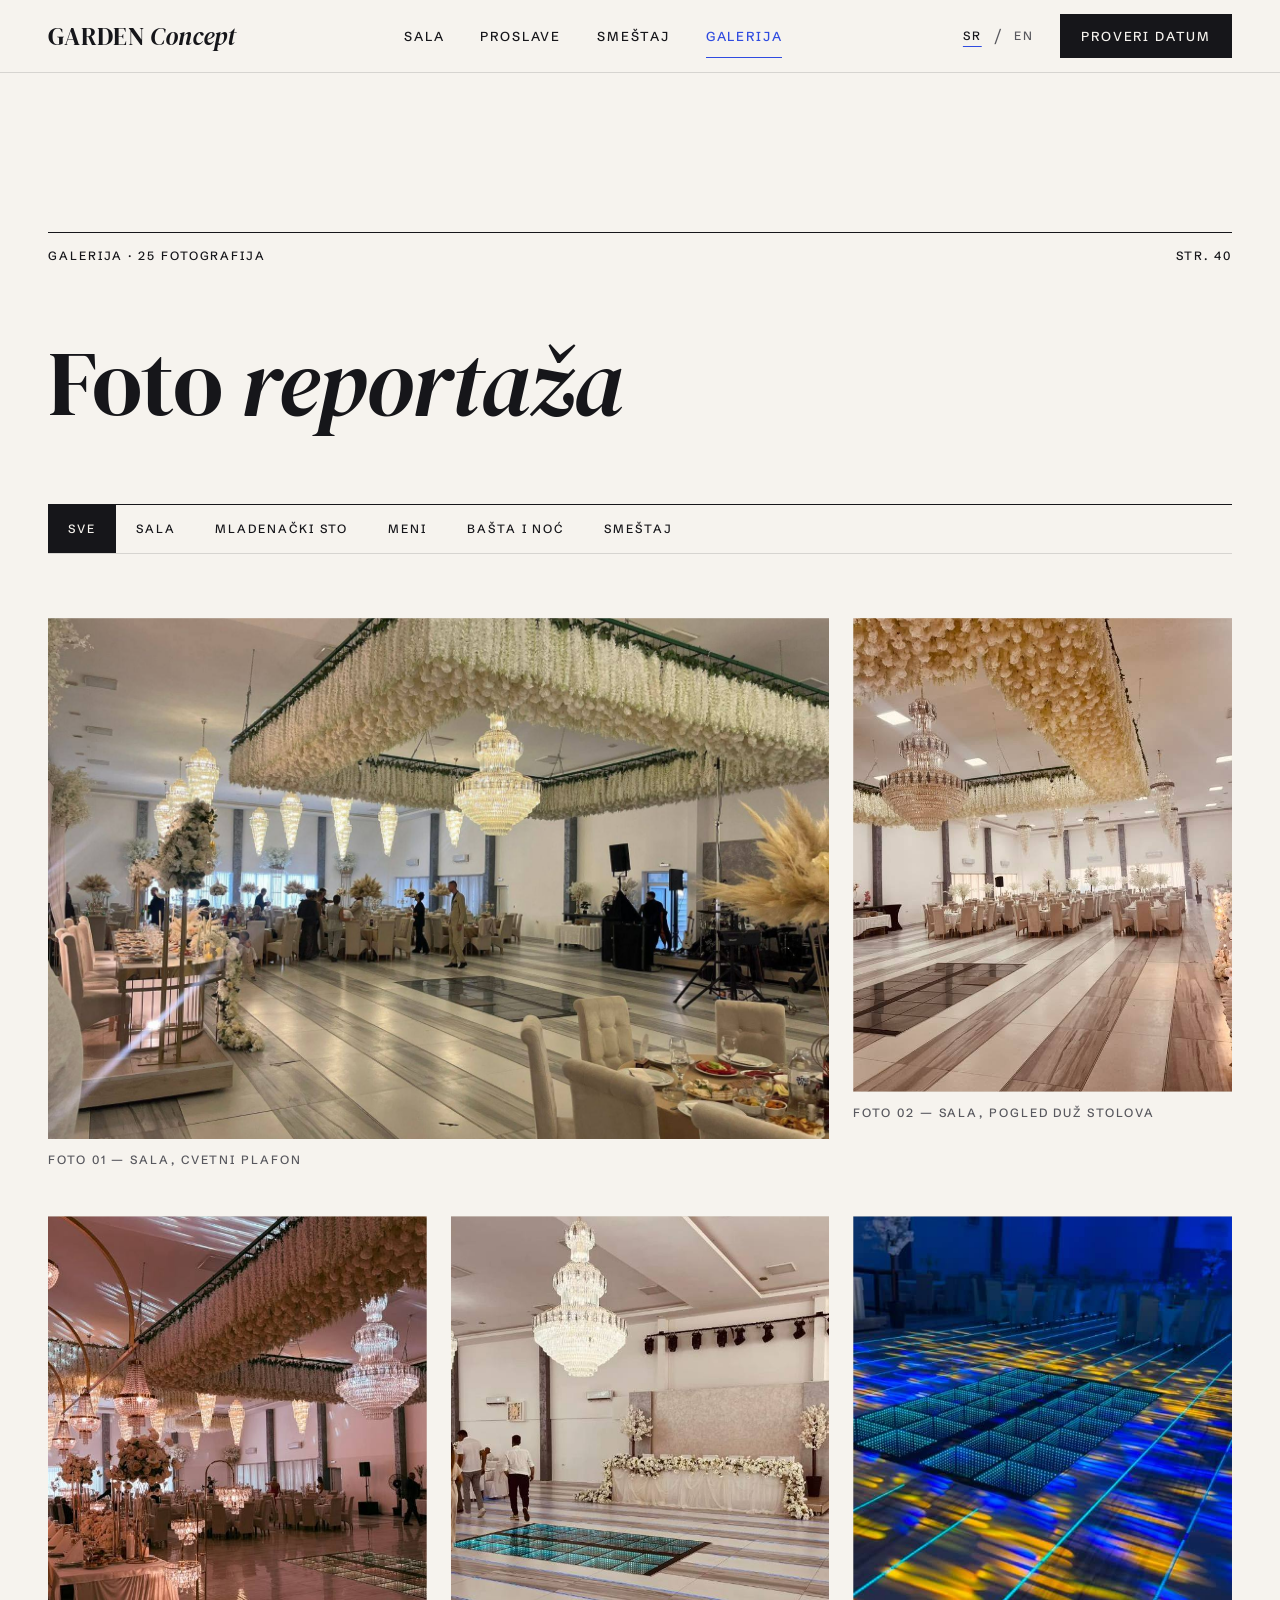
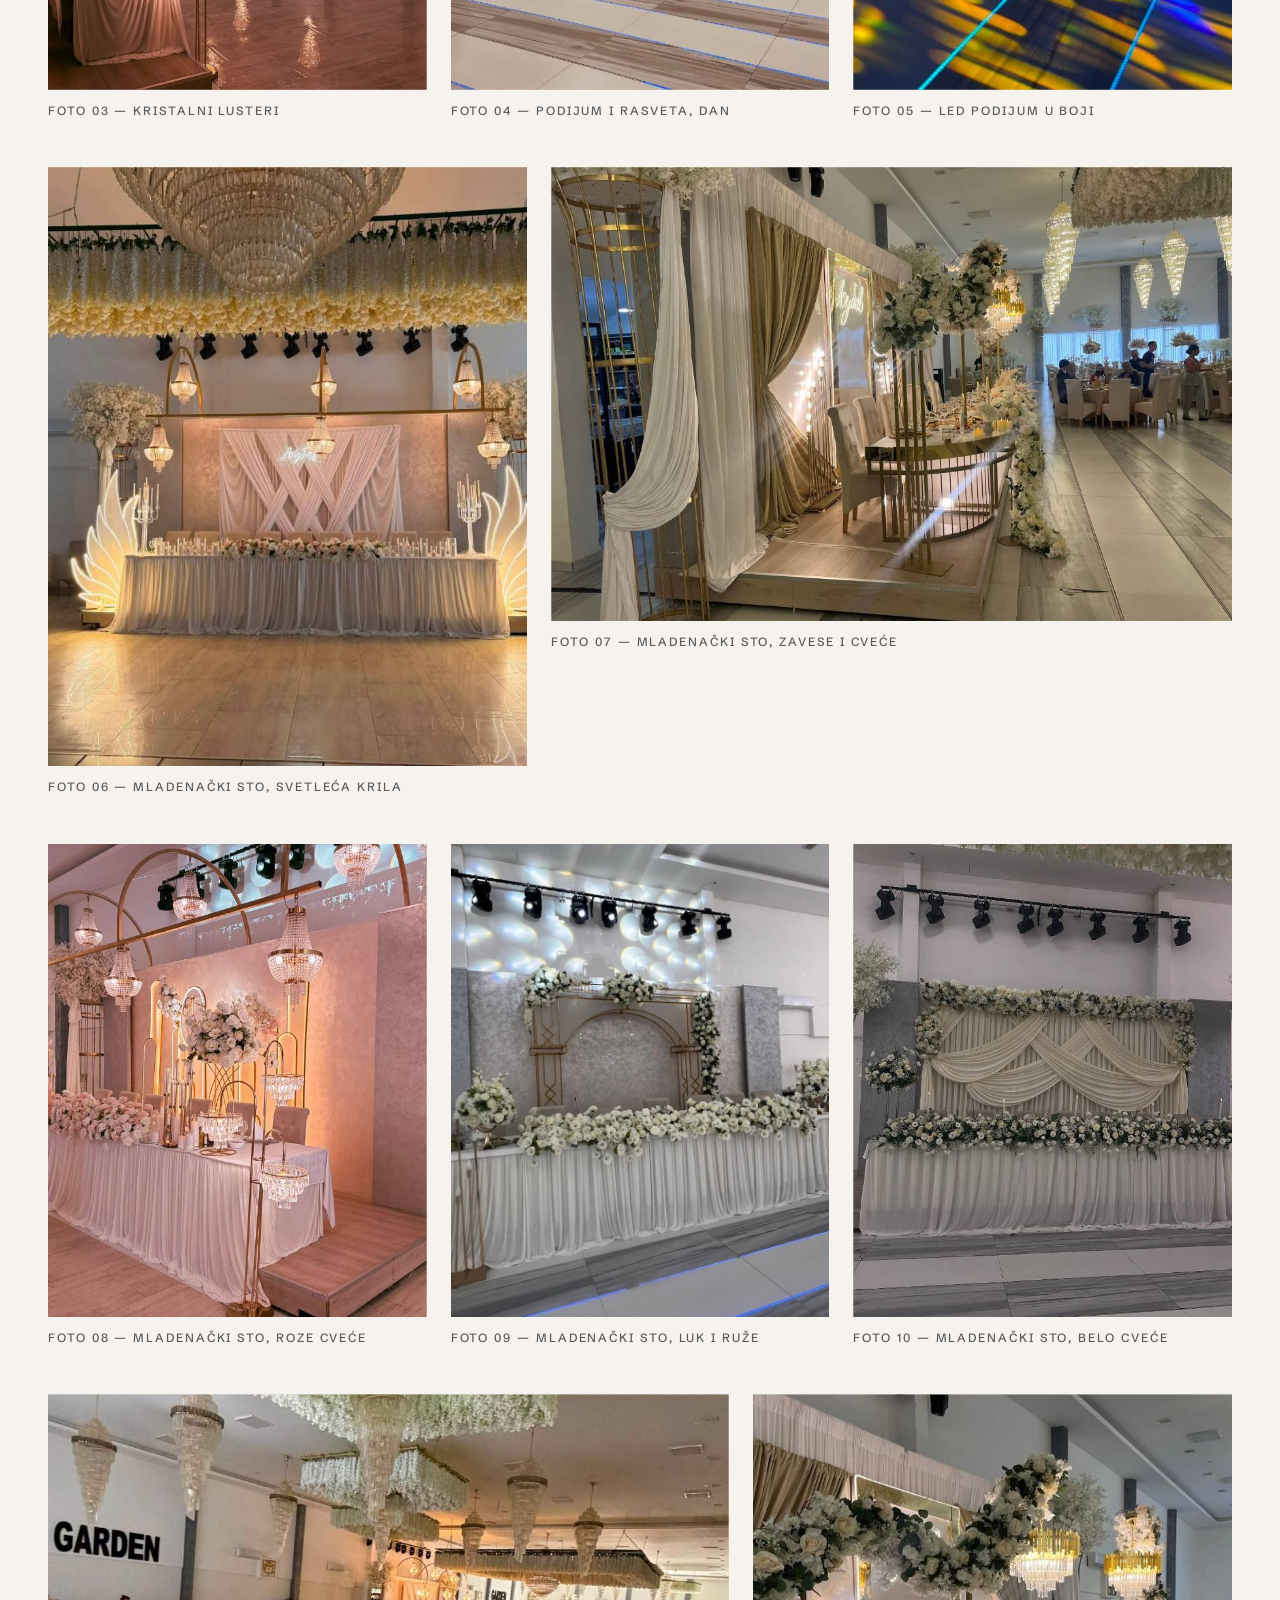
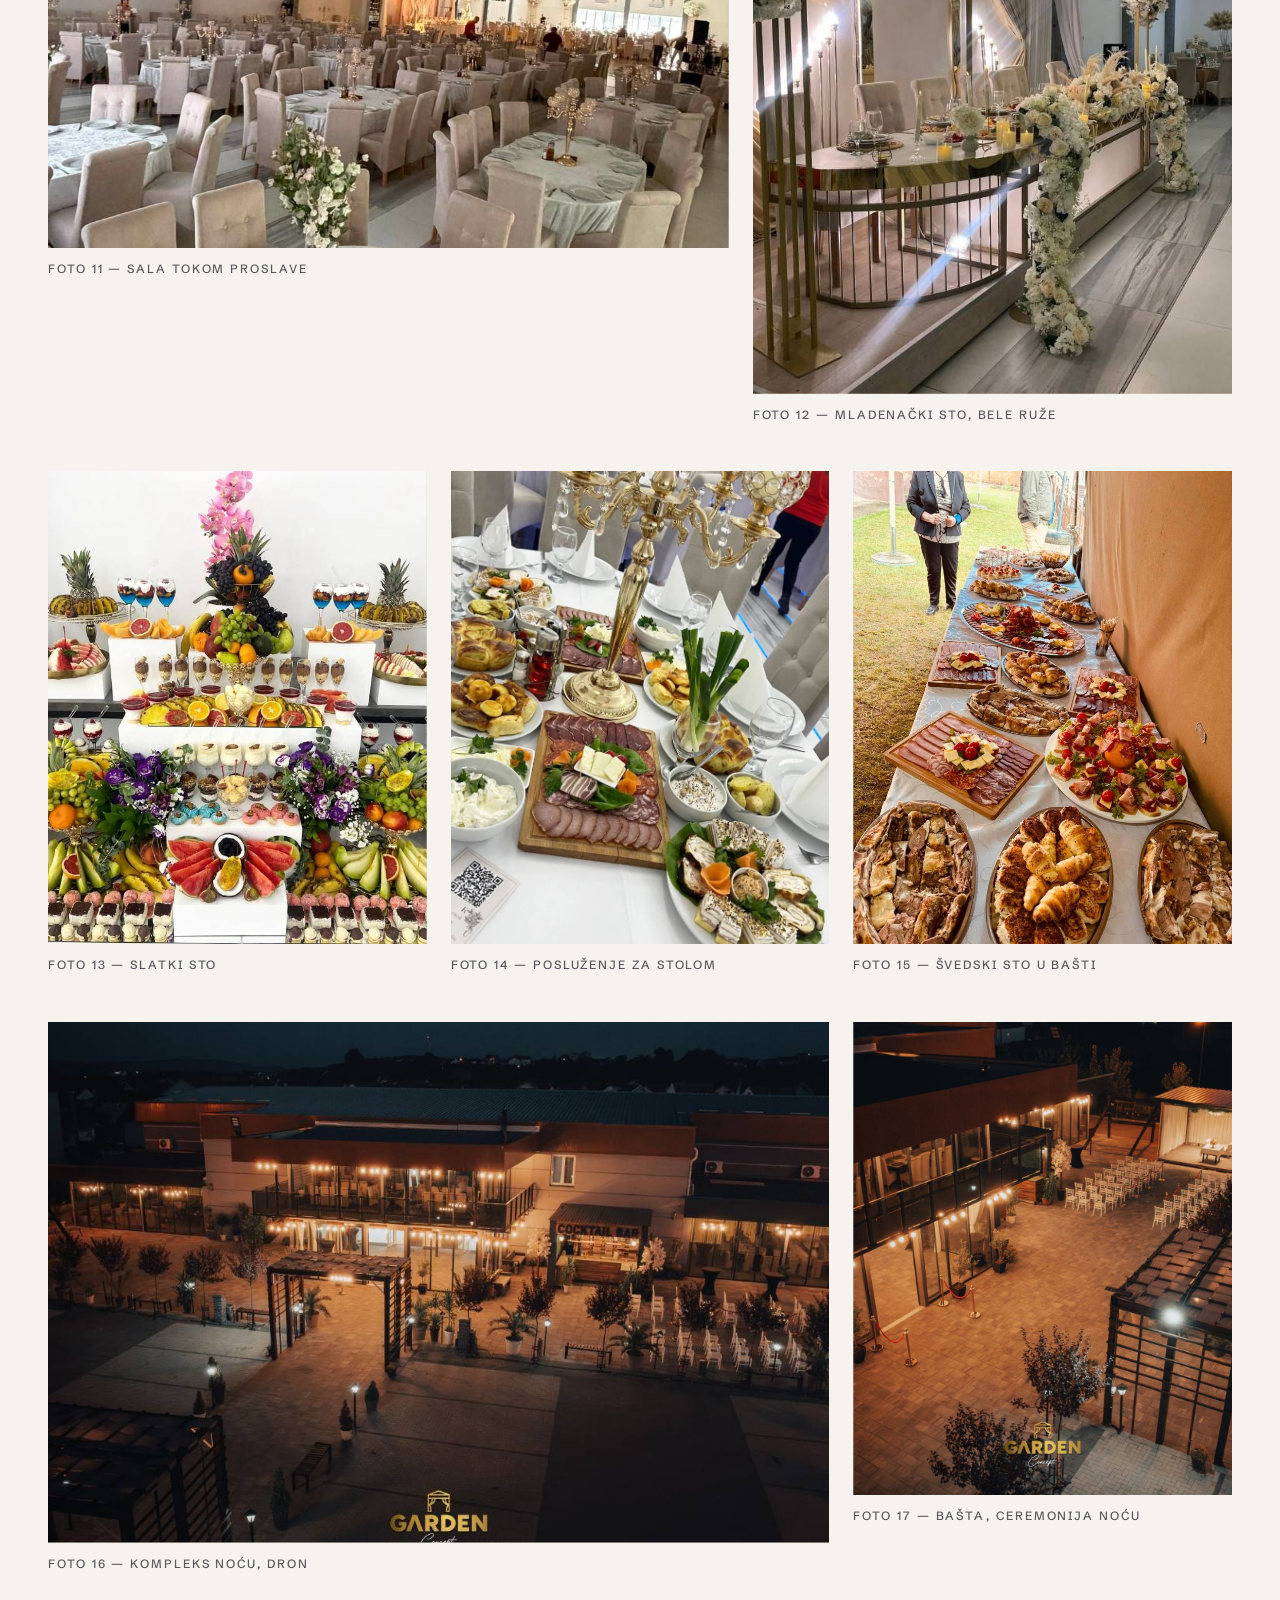
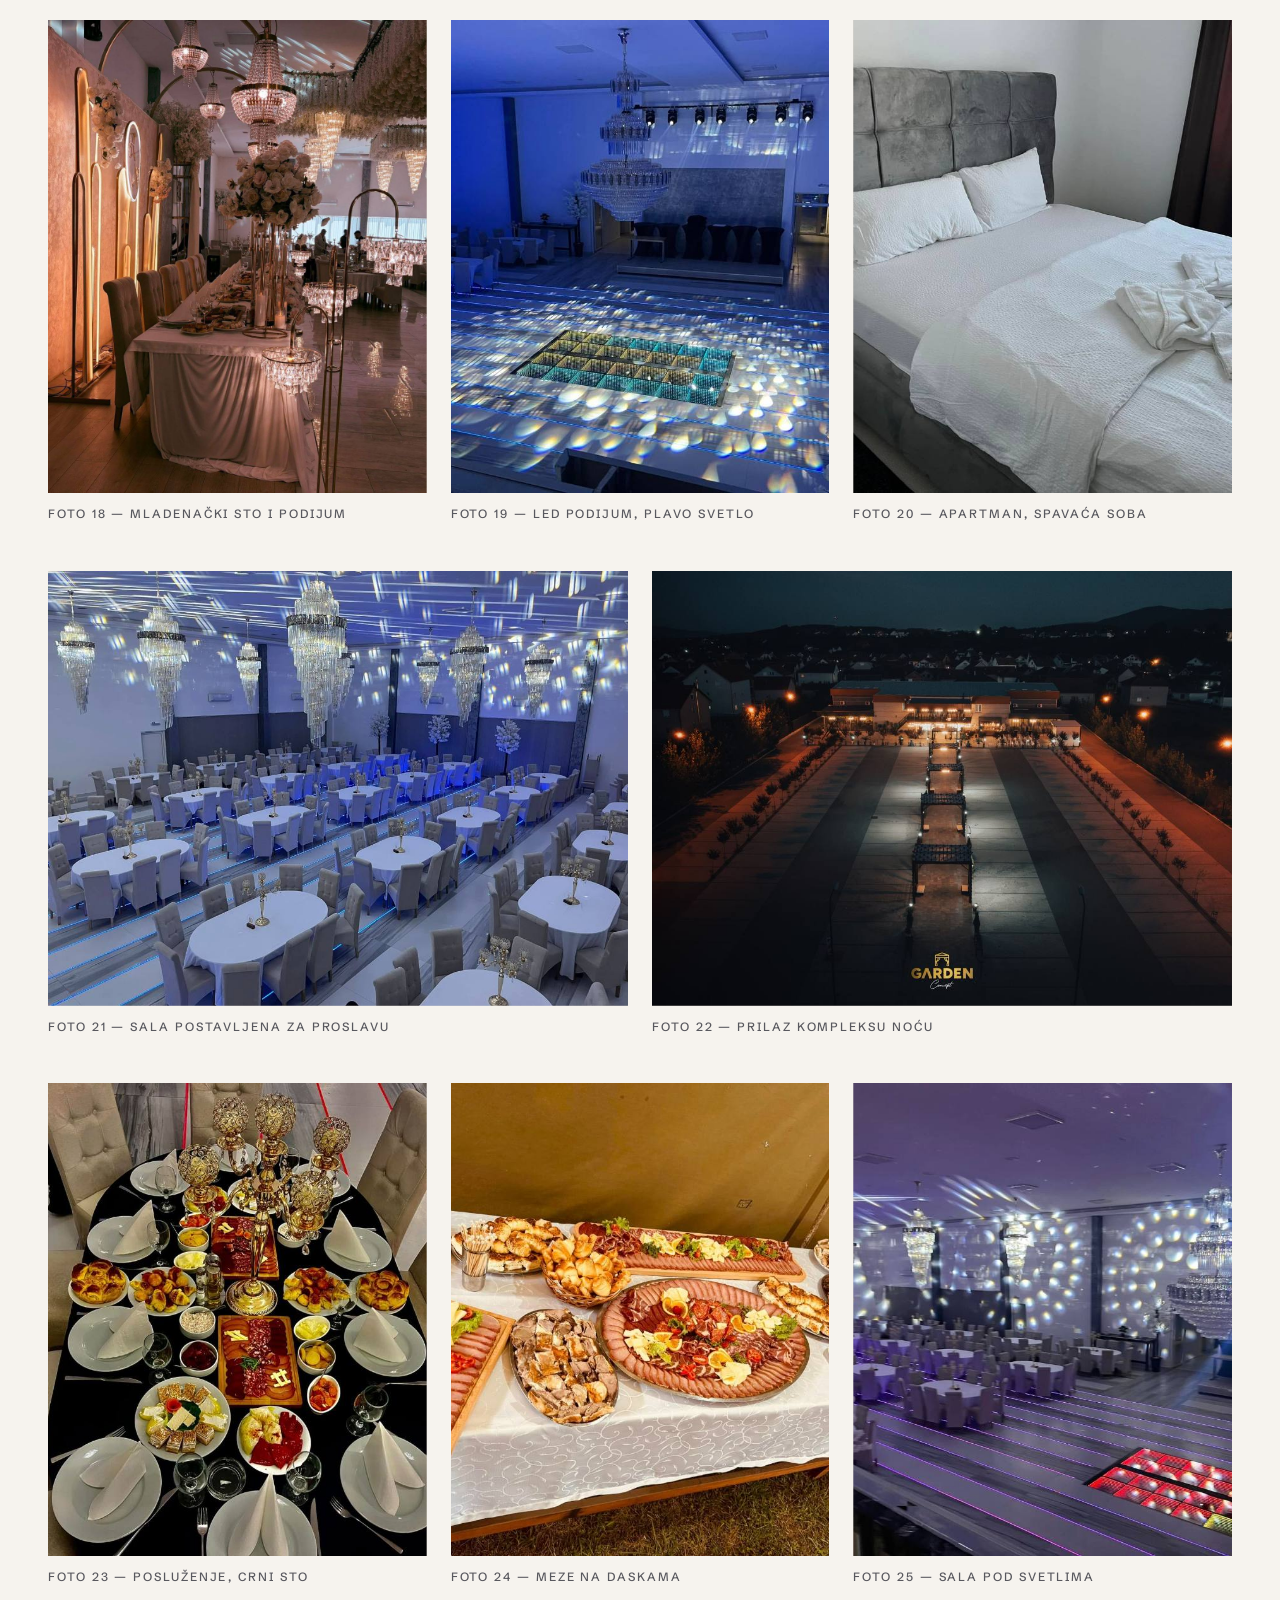
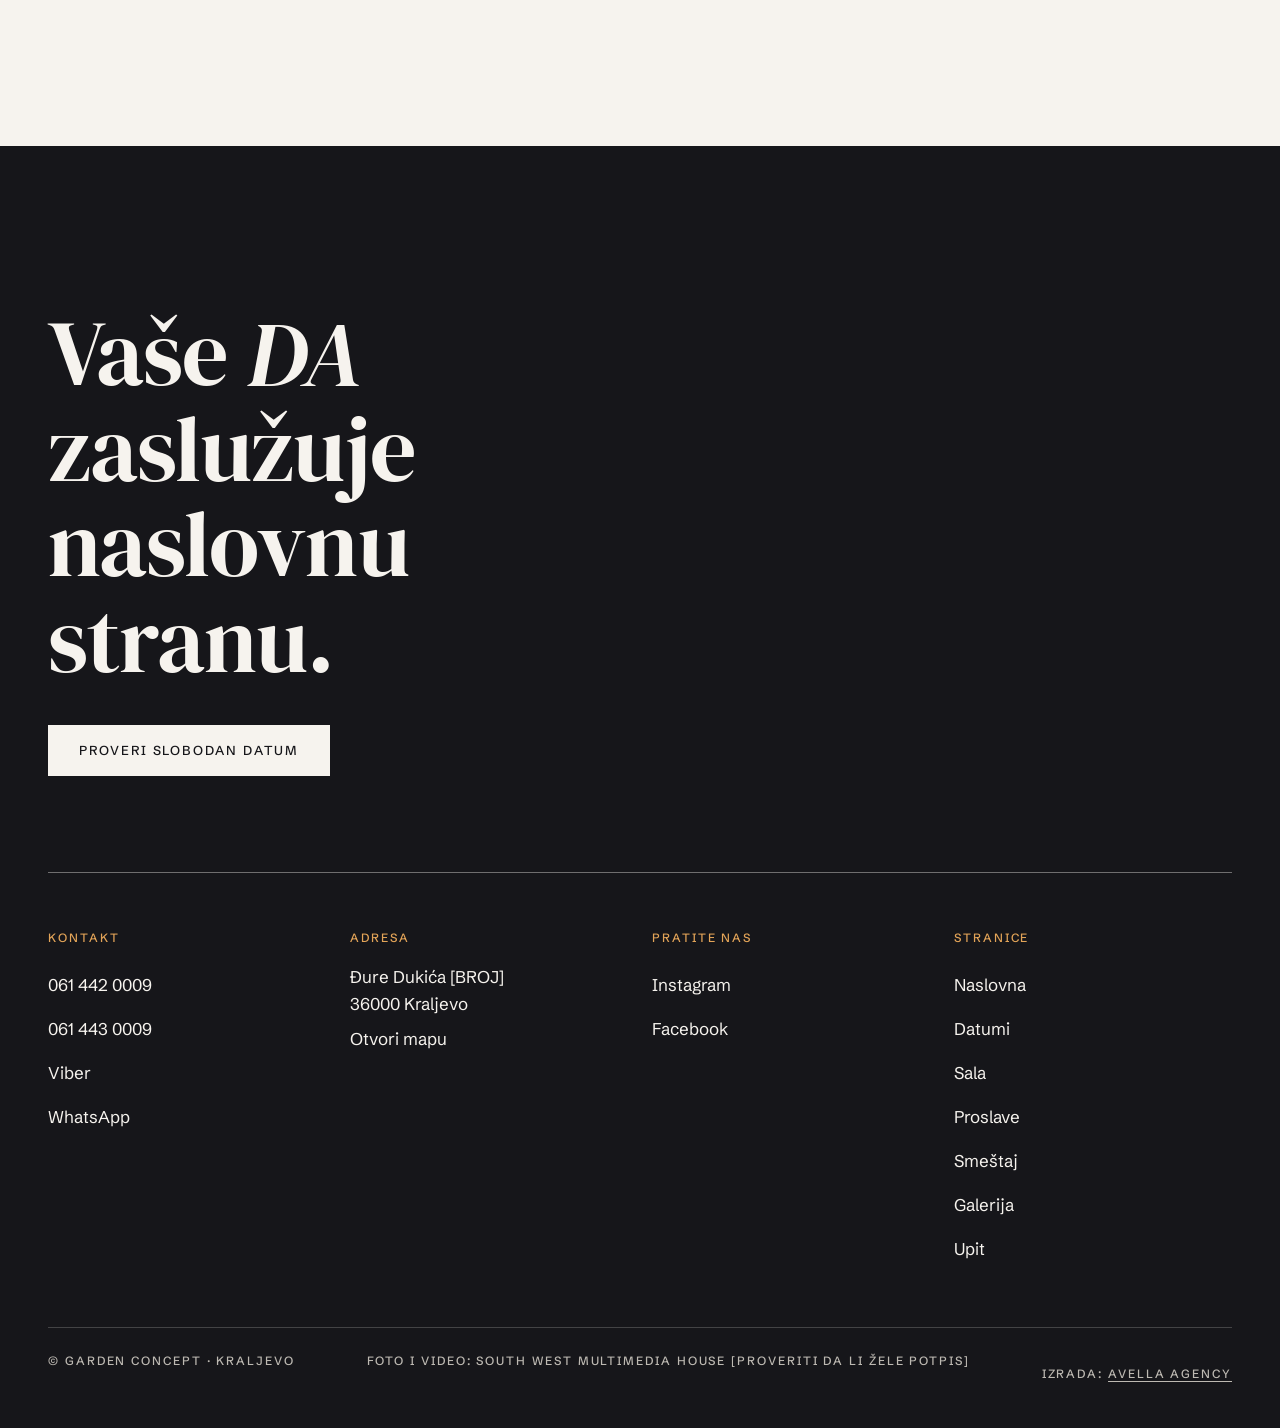
<file: galerija.html>
<!doctype html>
<html lang="sr">
<head>
<meta charset="utf-8">
<meta name="viewport" content="width=device-width,initial-scale=1">
<title>Galerija – sala za venčanja Kraljevo – Garden Concept</title>
<meta name="description" content="Fotografije sale, mladenačkih stolova, menija, bašte noću i smeštaja u Garden Concept, Kraljevo.">
<meta property="og:type" content="website">
<meta property="og:title" content="Galerija – sala za venčanja Kraljevo – Garden Concept">
<meta property="og:description" content="Fotografije sale, mladenačkih stolova, menija, bašte noću i smeštaja u Garden Concept, Kraljevo.">
<link rel="canonical" href="https://VAS-DOMEN.rs/galerija.html">
<meta property="og:url" content="https://VAS-DOMEN.rs/galerija.html">
<meta property="og:site_name" content="Garden Concept">
<meta property="og:locale" content="sr_RS">
<meta property="og:image" content="https://VAS-DOMEN.rs/img/sala-cvetni-plafon.jpg">
<meta property="og:image:alt" content="Svečana sala Garden Concept sa cvetnim plafonom i kristalnim lusterima">
<meta name="twitter:card" content="summary_large_image">
<link rel="icon" href="data:image/svg+xml,%3Csvg xmlns='http://www.w3.org/2000/svg' viewBox='0 0 32 32'%3E%3Crect width='32' height='32' fill='%2316161A'/%3E%3Ctext x='16' y='23' font-family='Georgia,serif' font-size='22' text-anchor='middle' fill='%23F6F3EE'%3EG%3C/text%3E%3C/svg%3E">
<meta name="theme-color" content="#F6F3EE">
<link rel="preconnect" href="https://fonts.googleapis.com">
<link rel="preconnect" href="https://fonts.gstatic.com" crossorigin>
<link href="https://fonts.googleapis.com/css2?family=DM+Serif+Display:ital@0;1&family=Schibsted+Grotesk:wght@400;500;600&display=swap" rel="stylesheet">
<link rel="stylesheet" href="style.css">
<script src="main.js" defer></script>
</head>
<body>
<main id="main">

<section class="sec"><div class="wrap">
<div class="shead lab"><span data-en="Gallery · 25 photographs">Galerija · 25 fotografija</span><span data-en="P. 40">Str. 40</span></div>
<div class="g12" style="margin-bottom:72px"><h1 class="h1 s8" data-en="Photo <em>story</em>">Foto <em>reportaža</em></h1></div>
<div class="filters" role="group" aria-label="Filter">
<button type="button" data-f="sve" aria-pressed="true" data-en="All">Sve</button>
<button type="button" data-f="sala" aria-pressed="false" data-en="Hall">Sala</button>
<button type="button" data-f="sto" aria-pressed="false" data-en="Head table">Mladenački sto</button>
<button type="button" data-f="meni" aria-pressed="false" data-en="Menu">Meni</button>
<button type="button" data-f="basta" aria-pressed="false" data-en="Garden &amp; night">Bašta i noć</button>
<button type="button" data-f="smestaj" aria-pressed="false" data-en="Accommodation">Smeštaj</button>
</div>
<div class="gal">
<figure class="gi w8" data-cat="sala"><button type="button" aria-label="Otvori fotografiju 01"><div class="ph"><img src="img/sala-cvetni-plafon.jpg" alt="Sala sa cvetnim plafonom i lusterima" loading="lazy"></div></button><figcaption class="cap" data-en="Photo 01 — Hall, floral ceiling">Foto 01 — Sala, cvetni plafon</figcaption></figure>
<figure class="gi " data-cat="sala"><button type="button" aria-label="Otvori fotografiju 02"><div class="ph"><img src="img/sala-uspravno.jpg" alt="Sala, pogled duž stolova" loading="lazy"></div></button><figcaption class="cap" data-en="Photo 02 — Hall, view along the tables">Foto 02 — Sala, pogled duž stolova</figcaption></figure>
<figure class="gi " data-cat="sala"><button type="button" aria-label="Otvori fotografiju 03"><div class="ph"><img src="img/sala-lusteri.jpg" alt="Kristalni lusteri" loading="lazy"></div></button><figcaption class="cap" data-en="Photo 03 — Crystal chandeliers">Foto 03 — Kristalni lusteri</figcaption></figure>
<figure class="gi " data-cat="sala"><button type="button" aria-label="Otvori fotografiju 04"><div class="ph"><img src="img/sala-podijum-dan.jpg" alt="Sala danju sa LED podijumom" loading="lazy"></div></button><figcaption class="cap" data-en="Photo 04 — Dance floor and lighting, day">Foto 04 — Podijum i rasveta, dan</figcaption></figure>
<figure class="gi " data-cat="sala"><button type="button" aria-label="Otvori fotografiju 05"><div class="ph"><img src="img/led-podijum-boje.jpg" alt="LED podijum u boji" loading="lazy"></div></button><figcaption class="cap" data-en="Photo 05 — LED dance floor in colour">Foto 05 — LED podijum u boji</figcaption></figure>
<figure class="gi w5" data-cat="sto"><button type="button" aria-label="Otvori fotografiju 06"><div class="ph"><img src="img/mladenacki-sto-krila.jpg" alt="Mladenački sto sa svetlećim krilima" loading="lazy"></div></button><figcaption class="cap" data-en="Photo 06 — Head table, illuminated wings">Foto 06 — Mladenački sto, svetleća krila</figcaption></figure>
<figure class="gi w7" data-cat="sto"><button type="button" aria-label="Otvori fotografiju 07"><div class="ph"><img src="img/mladenacki-sto-zavese.jpg" alt="Mladenački sto sa zavesama" loading="lazy"></div></button><figcaption class="cap" data-en="Photo 07 — Head table, drapes and flowers">Foto 07 — Mladenački sto, zavese i cveće</figcaption></figure>
<figure class="gi " data-cat="sto"><button type="button" aria-label="Otvori fotografiju 08"><div class="ph"><img src="img/mladenacki-sto-roze.jpg" alt="Mladenački sto sa roze cvećem" loading="lazy"></div></button><figcaption class="cap" data-en="Photo 08 — Head table, pink flowers">Foto 08 — Mladenački sto, roze cveće</figcaption></figure>
<figure class="gi " data-cat="sto"><button type="button" aria-label="Otvori fotografiju 09"><div class="ph"><img src="img/mladenacki-sto-luk.jpg" alt="Mladenački sto sa lukom i ružama" loading="lazy"></div></button><figcaption class="cap" data-en="Photo 09 — Head table, arch and roses">Foto 09 — Mladenački sto, luk i ruže</figcaption></figure>
<figure class="gi " data-cat="sto"><button type="button" aria-label="Otvori fotografiju 10"><div class="ph"><img src="img/mladenacki-sto-beli.jpg" alt="Mladenački sto sa belim cvećem" loading="lazy"></div></button><figcaption class="cap" data-en="Photo 10 — Head table, white flowers">Foto 10 — Mladenački sto, belo cveće</figcaption></figure>
<figure class="gi w7" data-cat="sala"><button type="button" aria-label="Otvori fotografiju 11"><div class="ph"><img src="img/sala-puna-gosti.jpg" alt="Sala tokom proslave" loading="lazy"></div></button><figcaption class="cap" data-en="Photo 11 — The hall during a celebration">Foto 11 — Sala tokom proslave</figcaption></figure>
<figure class="gi w5" data-cat="sto"><button type="button" aria-label="Otvori fotografiju 12"><div class="ph"><img src="img/mladenacki-sto-cvece.jpg" alt="Mladenački sto sa belim ružama" loading="lazy"></div></button><figcaption class="cap" data-en="Photo 12 — Head table, white roses">Foto 12 — Mladenački sto, bele ruže</figcaption></figure>
<figure class="gi " data-cat="meni"><button type="button" aria-label="Otvori fotografiju 13"><div class="ph"><img src="img/slatki-sto.jpg" alt="Slatki sto sa voćem i desertima" loading="lazy"></div></button><figcaption class="cap" data-en="Photo 13 — Dessert table">Foto 13 — Slatki sto</figcaption></figure>
<figure class="gi " data-cat="meni"><button type="button" aria-label="Otvori fotografiju 14"><div class="ph"><img src="img/meni-sto-beli.jpg" alt="Posluženje za stolom" loading="lazy"></div></button><figcaption class="cap" data-en="Photo 14 — Table service">Foto 14 — Posluženje za stolom</figcaption></figure>
<figure class="gi " data-cat="meni"><button type="button" aria-label="Otvori fotografiju 15"><div class="ph"><img src="img/svedski-sto-basta.jpg" alt="Švedski sto u bašti" loading="lazy"></div></button><figcaption class="cap" data-en="Photo 15 — Buffet in the garden">Foto 15 — Švedski sto u bašti</figcaption></figure>
<figure class="gi w8" data-cat="basta"><button type="button" aria-label="Otvori fotografiju 16"><div class="ph"><img src="img/dron-noc-objekat.jpg" alt="Kompleks noću iz drona" loading="lazy"></div></button><figcaption class="cap" data-en="Photo 16 — The complex at night, drone">Foto 16 — Kompleks noću, dron</figcaption></figure>
<figure class="gi " data-cat="basta"><button type="button" aria-label="Otvori fotografiju 17"><div class="ph"><img src="img/basta-noc.jpg" alt="Bašta noću sa ceremonijom" loading="lazy"></div></button><figcaption class="cap" data-en="Photo 17 — Garden, ceremony at night">Foto 17 — Bašta, ceremonija noću</figcaption></figure>
<figure class="gi " data-cat="sto"><button type="button" aria-label="Otvori fotografiju 18"><div class="ph"><img src="img/sala-mladenacki-sto-1.jpg" alt="Mladenački sto pored podijuma" loading="lazy"></div></button><figcaption class="cap" data-en="Photo 18 — Head table and dance floor">Foto 18 — Mladenački sto i podijum</figcaption></figure>
<figure class="gi " data-cat="sala"><button type="button" aria-label="Otvori fotografiju 19"><div class="ph"><img src="img/led-podijum-plavo.jpg" alt="LED podijum pod plavim svetlom" loading="lazy"></div></button><figcaption class="cap" data-en="Photo 19 — LED dance floor, blue light">Foto 19 — LED podijum, plavo svetlo</figcaption></figure>
<figure class="gi " data-cat="smestaj"><button type="button" aria-label="Otvori fotografiju 20"><div class="ph"><img src="img/apartman-spavaca.jpg" alt="Spavaća soba u apartmanu" loading="lazy"></div></button><figcaption class="cap" data-en="Photo 20 — Apartment, bedroom">Foto 20 — Apartman, spavaća soba</figcaption></figure>
<figure class="gi w6" data-cat="sala"><button type="button" aria-label="Otvori fotografiju 21"><div class="ph"><img src="img/sala-postavljena-plavo.jpg" alt="Postavljena sala" loading="lazy"></div></button><figcaption class="cap" data-en="Photo 21 — Hall set for a celebration">Foto 21 — Sala postavljena za proslavu</figcaption></figure>
<figure class="gi w6" data-cat="basta"><button type="button" aria-label="Otvori fotografiju 22"><div class="ph"><img src="img/dron-noc-staza.jpg" alt="Prilaz kompleksu noću" loading="lazy"></div></button><figcaption class="cap" data-en="Photo 22 — Approach to the complex at night">Foto 22 — Prilaz kompleksu noću</figcaption></figure>
<figure class="gi " data-cat="meni"><button type="button" aria-label="Otvori fotografiju 23"><div class="ph"><img src="img/meni-sto-crni.jpg" alt="Sto sa crnim stolnjakom i mezetom" loading="lazy"></div></button><figcaption class="cap" data-en="Photo 23 — Table service, black linen">Foto 23 — Posluženje, crni sto</figcaption></figure>
<figure class="gi " data-cat="meni"><button type="button" aria-label="Otvori fotografiju 24"><div class="ph"><img src="img/posluzenje-daske.jpg" alt="Daske sa mezetom" loading="lazy"></div></button><figcaption class="cap" data-en="Photo 24 — Starters on boards">Foto 24 — Meze na daskama</figcaption></figure>
<figure class="gi " data-cat="sala"><button type="button" aria-label="Otvori fotografiju 25"><div class="ph"><img src="img/sala-plava-svetla.jpg" alt="Sala pod plavim svetlima" loading="lazy"></div></button><figcaption class="cap" data-en="Photo 25 — The hall under the lights">Foto 25 — Sala pod svetlima</figcaption></figure>
</div>
</div></section>
<dialog class="lb" id="lb" aria-label="Fotografija">
<div class="lb-bar"><span class="lab lb-cnt">01 / 25</span><button type="button" class="ib lb-x" aria-label="Zatvori / Close"><svg viewBox="0 0 24 24" width="20" height="20" fill="none" stroke="currentColor" stroke-width="1.4" aria-hidden="true"><path d="M6 6l12 12M18 6 6 18"/></svg></button></div>
<div class="lb-stage"><img alt=""></div>
<div class="lb-bar"><button type="button" class="ib lb-prev" aria-label="Prethodna / Previous"><svg viewBox="0 0 24 24" width="20" height="20" fill="none" stroke="currentColor" stroke-width="1.4" aria-hidden="true"><path d="M15 6l-6 6 6 6"/></svg></button><span class="lab lb-cap"></span><button type="button" class="ib lb-next" aria-label="Sledeća / Next"><svg viewBox="0 0 24 24" width="20" height="20" fill="none" stroke="currentColor" stroke-width="1.4" aria-hidden="true"><path d="M9 6l6 6-6 6"/></svg></button></div>
</dialog>
</main>
</body>
</html>
</file>
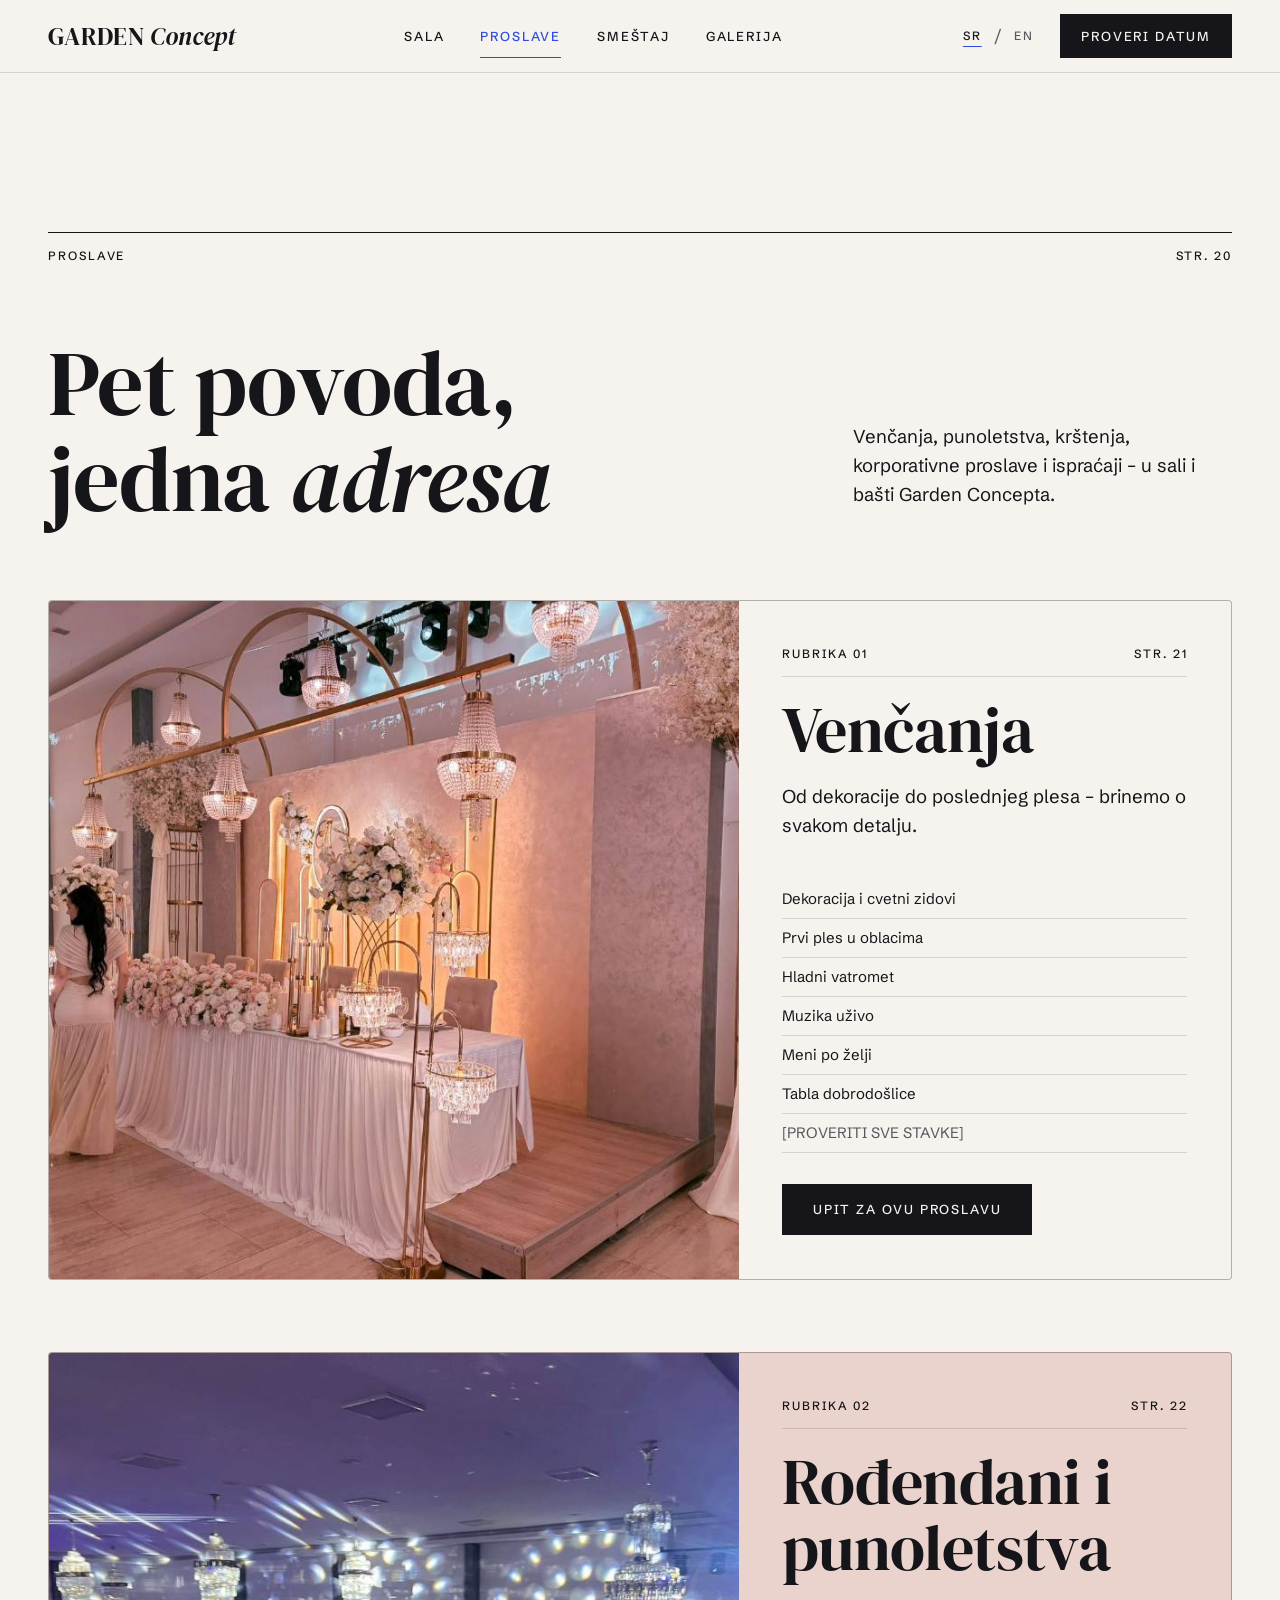
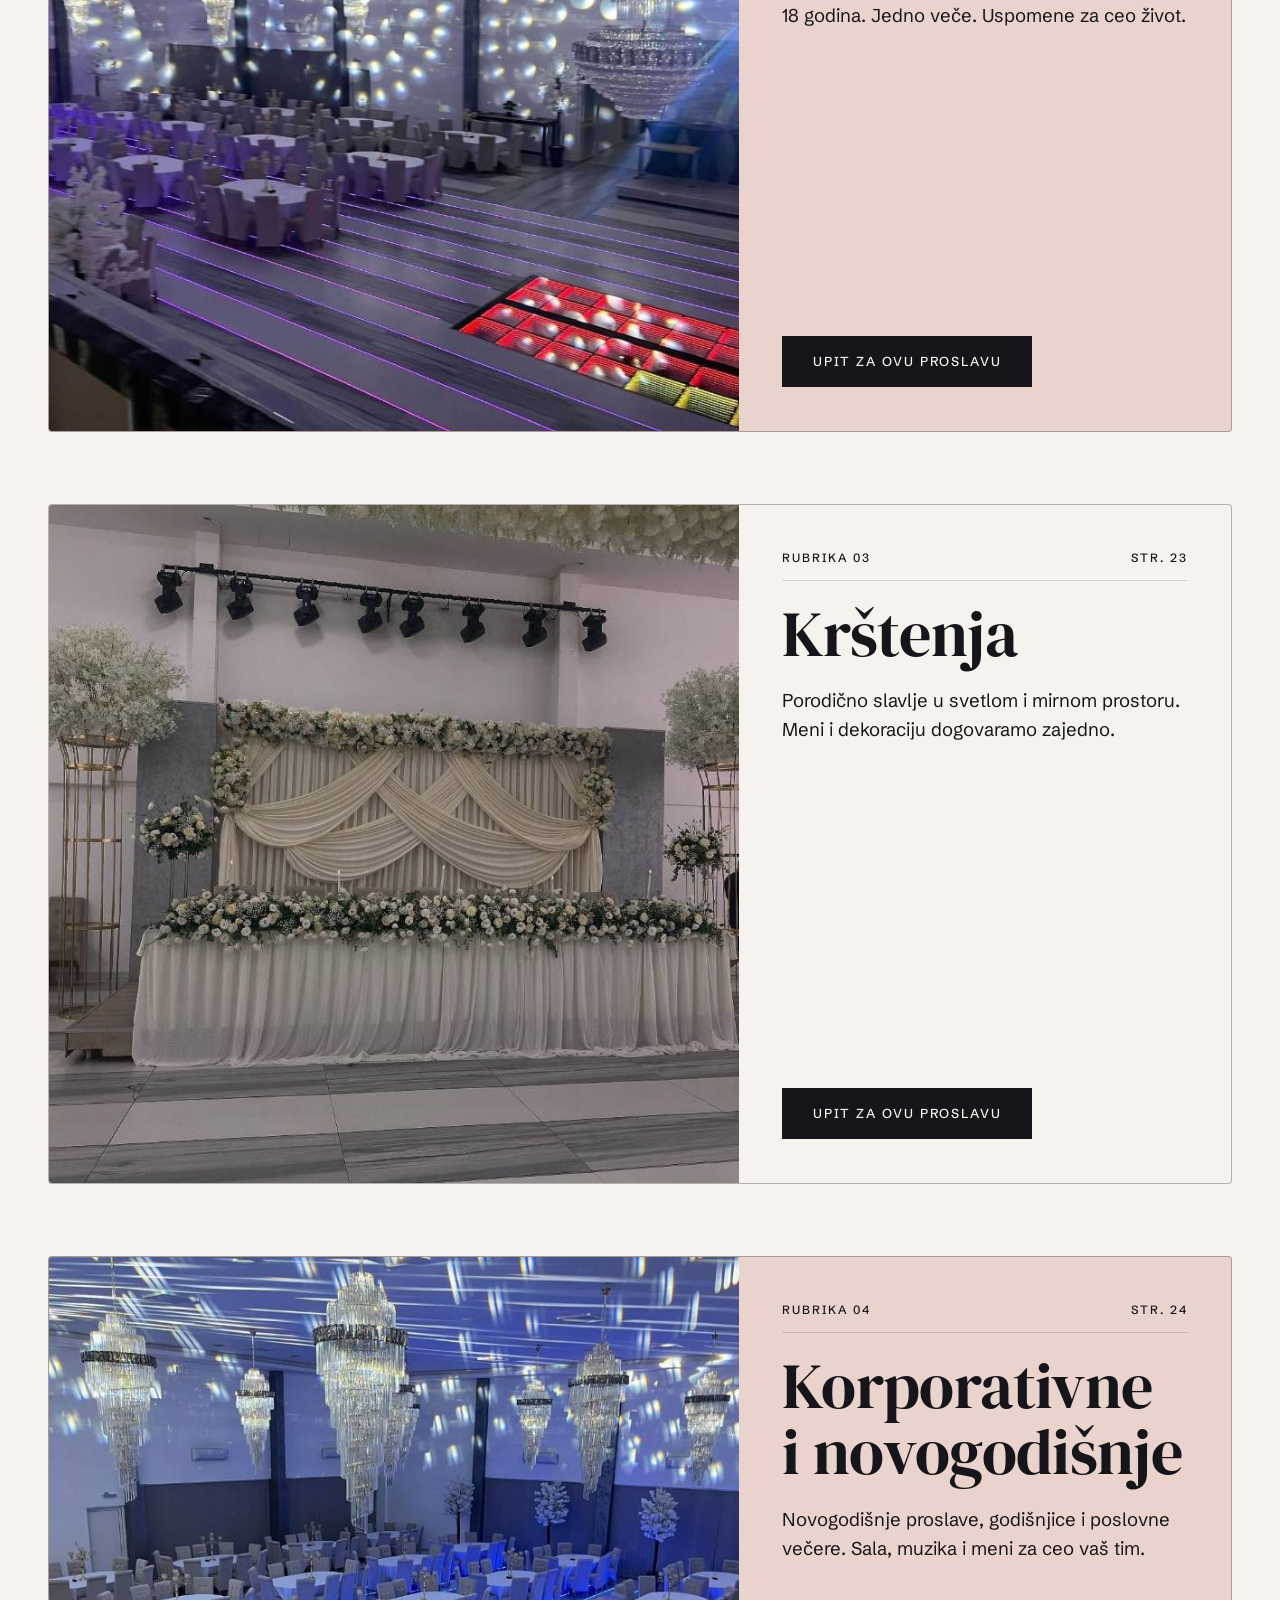
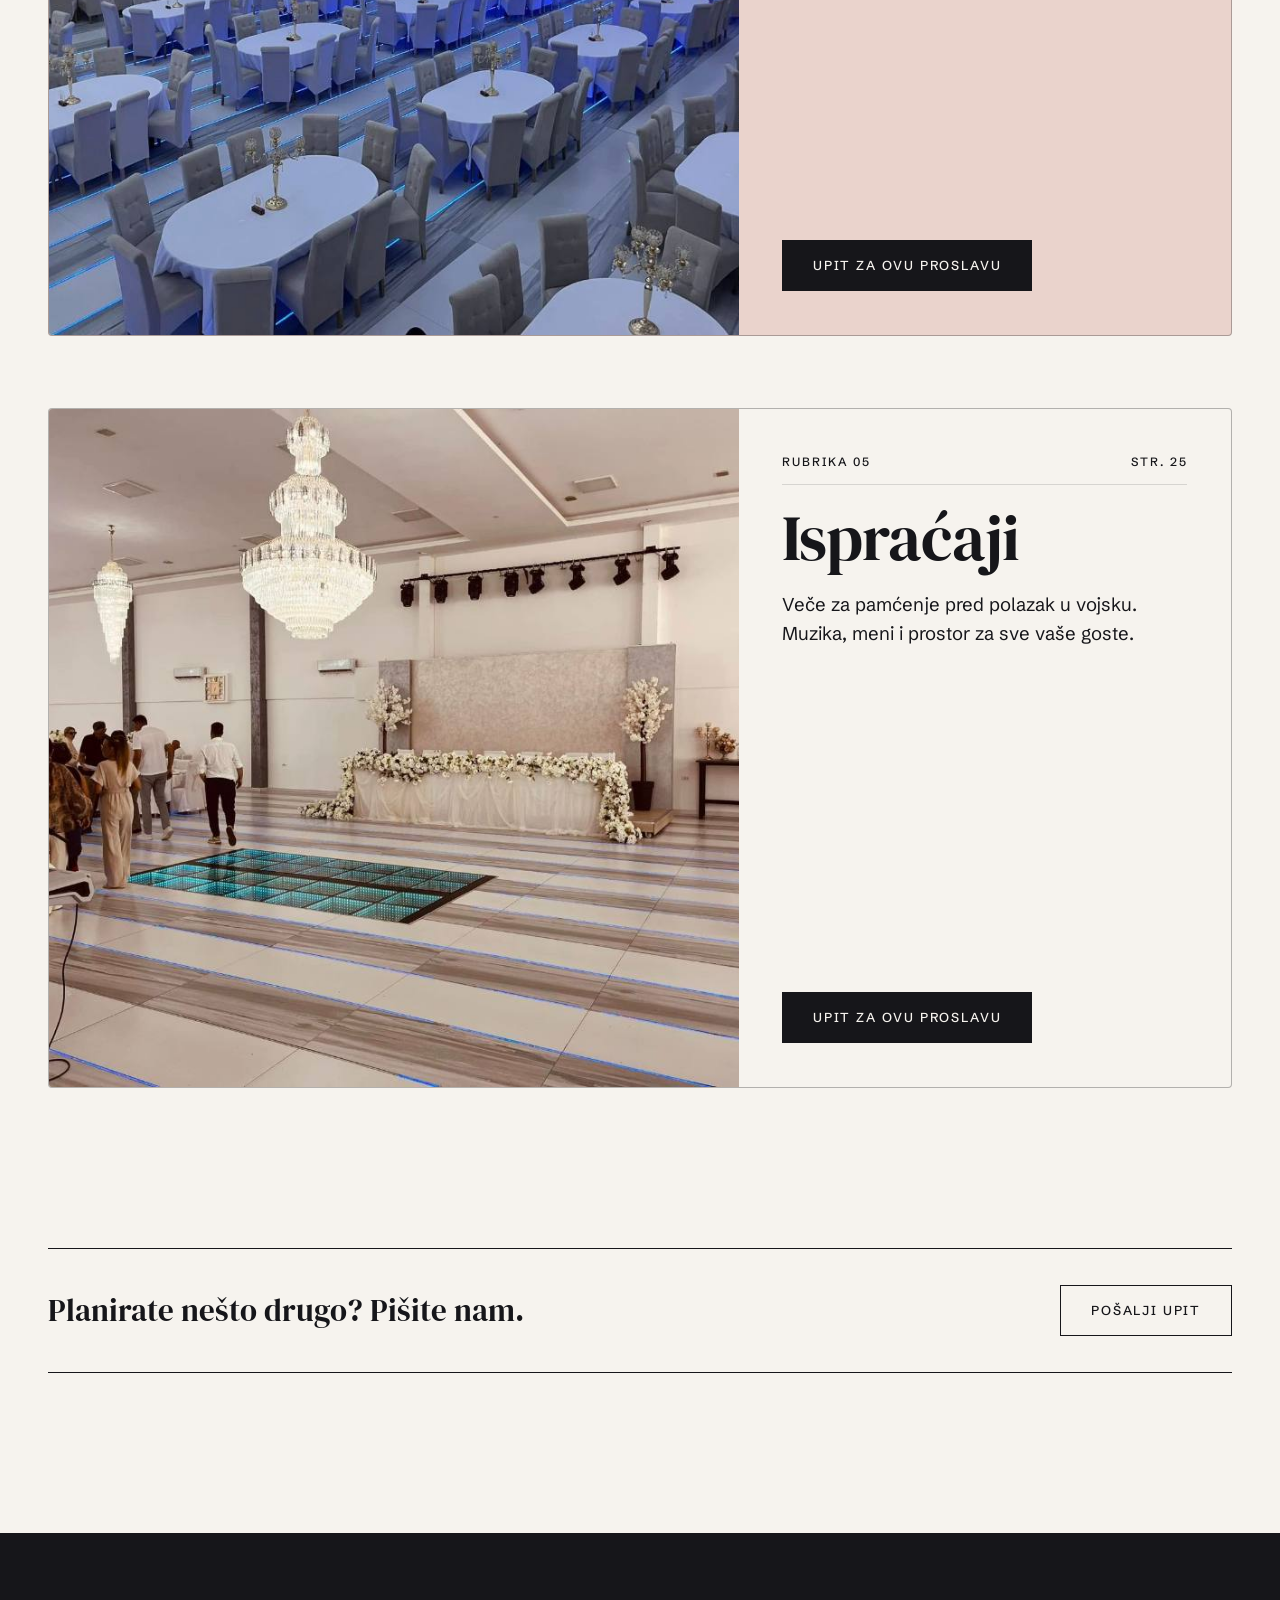
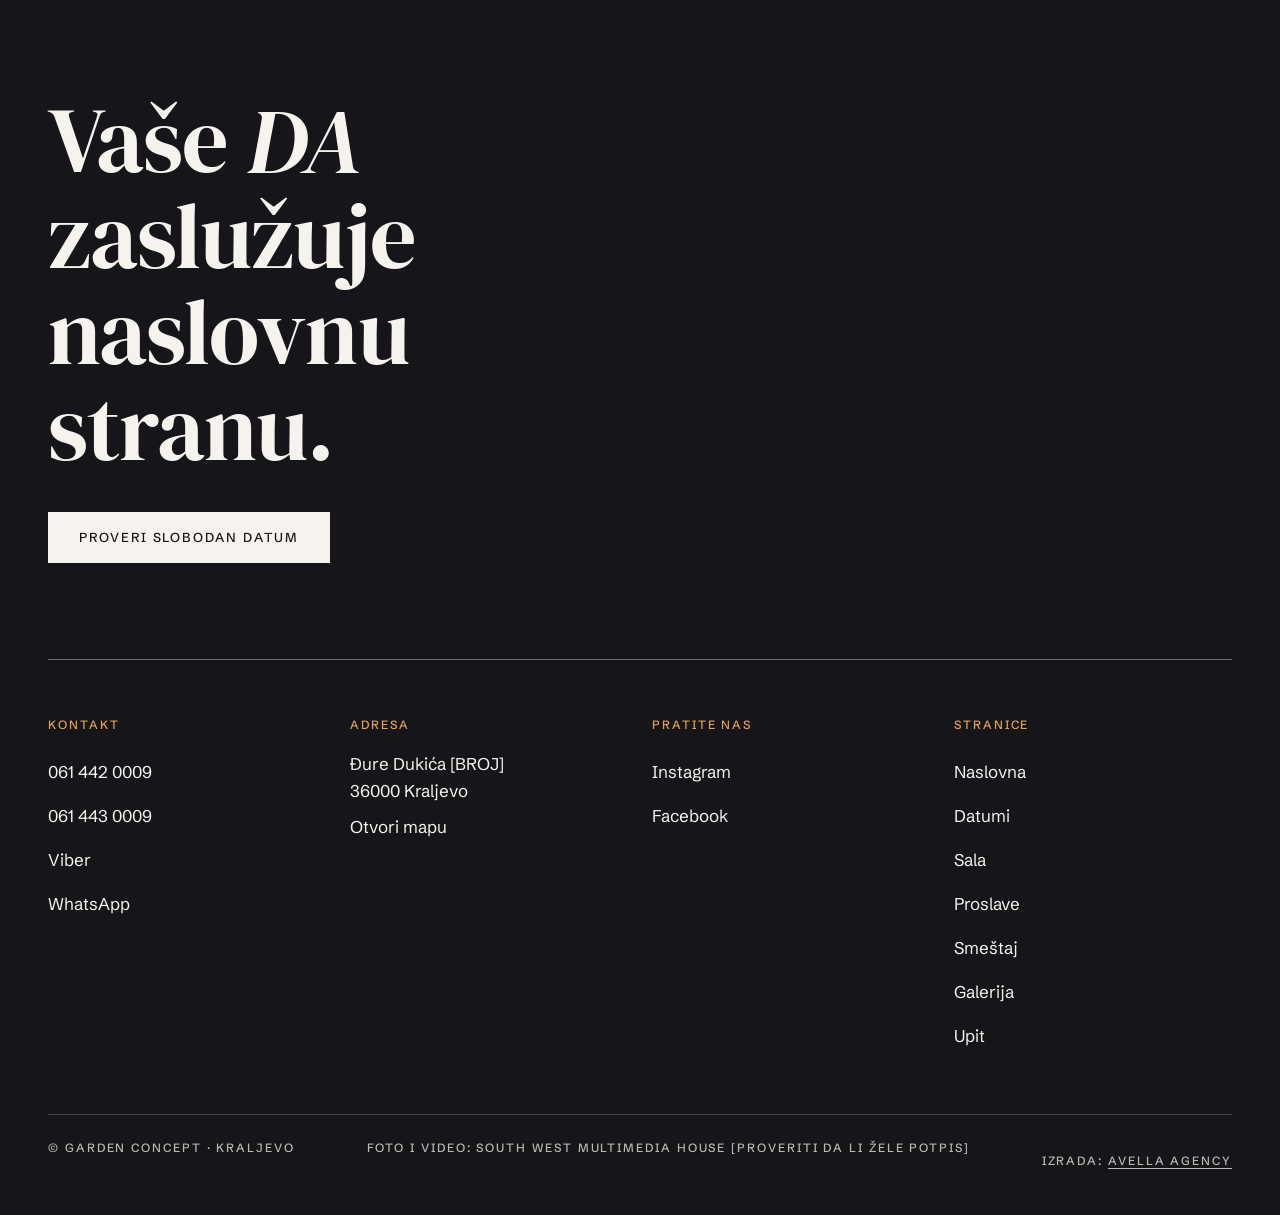
<file: proslave.html>
<!doctype html>
<html lang="sr">
<head>
<meta charset="utf-8">
<meta name="viewport" content="width=device-width,initial-scale=1">
<title>Venčanja, punoletstva i proslave u Kraljevu – Garden Concept</title>
<meta name="description" content="Venčanja, rođendani i punoletstva, krštenja, korporativne i novogodišnje proslave i ispraćaji u Garden Concept, Kraljevo.">
<meta property="og:type" content="website">
<meta property="og:title" content="Venčanja, punoletstva i proslave u Kraljevu – Garden Concept">
<meta property="og:description" content="Venčanja, rođendani i punoletstva, krštenja, korporativne i novogodišnje proslave i ispraćaji u Garden Concept, Kraljevo.">
<link rel="canonical" href="https://VAS-DOMEN.rs/proslave.html">
<meta property="og:url" content="https://VAS-DOMEN.rs/proslave.html">
<meta property="og:site_name" content="Garden Concept">
<meta property="og:locale" content="sr_RS">
<meta property="og:image" content="https://VAS-DOMEN.rs/img/sala-cvetni-plafon.jpg">
<meta property="og:image:alt" content="Svečana sala Garden Concept sa cvetnim plafonom i kristalnim lusterima">
<meta name="twitter:card" content="summary_large_image">
<link rel="icon" href="data:image/svg+xml,%3Csvg xmlns='http://www.w3.org/2000/svg' viewBox='0 0 32 32'%3E%3Crect width='32' height='32' fill='%2316161A'/%3E%3Ctext x='16' y='23' font-family='Georgia,serif' font-size='22' text-anchor='middle' fill='%23F6F3EE'%3EG%3C/text%3E%3C/svg%3E">
<meta name="theme-color" content="#F6F3EE">
<link rel="preconnect" href="https://fonts.googleapis.com">
<link rel="preconnect" href="https://fonts.gstatic.com" crossorigin>
<link href="https://fonts.googleapis.com/css2?family=DM+Serif+Display:ital@0;1&family=Schibsted+Grotesk:wght@400;500;600&display=swap" rel="stylesheet">
<link rel="stylesheet" href="style.css">
<script src="main.js" defer></script>
</head>
<body>
<main id="main">

<section class="sec" style="padding-bottom:0"><div class="wrap">
<div class="shead lab"><span data-en="Celebrations">Proslave</span><span data-en="P. 20">Str. 20</span></div>
<div class="g12">
<h1 class="h1 s8" data-en="Five occasions, one <em>address</em>">Pet povoda, jedna <em>adresa</em></h1>
<p class="lead s4 end" data-en="Weddings, 18th birthdays, christenings, corporate parties and send-offs – in the hall and garden of Garden Concept.">Venčanja, punoletstva, krštenja, korporativne proslave i ispraćaji – u sali i bašti Garden Concepta.</p>
</div>
<div class="stack">
<article class="card-p">
<div class="ph"><img src="img/mladenacki-sto-roze.jpg" alt="Mladenački sto sa roze cvećem i kristalnim lusterima" loading="lazy"></div>
<div class="cp-b"><div class="cp-top lab"><span data-en="Feature 01">Rubrika 01</span><span data-en="P. 21">Str. 21</span></div>
<h3 class="h2" data-en="Weddings">Venčanja</h3>
<p class="lead" data-en="From décor to the last dance – we take care of every detail.">Od dekoracije do poslednjeg plesa – brinemo o svakom detalju.</p><ul><li data-en="Décor and flower walls">Dekoracija i cvetni zidovi</li><li data-en="First dance on a cloud">Prvi ples u oblacima</li><li data-en="Cold sparklers">Hladni vatromet</li><li data-en="Live music">Muzika uživo</li><li data-en="Menu of your choice">Meni po želji</li><li data-en="Welcome board">Tabla dobrodošlice</li><li class="muted" data-en="[CHECK ALL ITEMS]">[PROVERITI SVE STAVKE]</li></ul>
<a class="btn" href="upit.html?tip=vencanje" data-en="Enquire about this celebration">Upit za ovu proslavu</a></div>
</article>
<article class="card-p">
<div class="ph"><img src="img/sala-plava-svetla.jpg" alt="Sala pod plavim svetlima sa kristalnim lusterima" loading="lazy"></div>
<div class="cp-b"><div class="cp-top lab"><span data-en="Feature 02">Rubrika 02</span><span data-en="P. 22">Str. 22</span></div>
<h3 class="h2" data-en="Birthdays &amp; 18th parties">Rođendani i punoletstva</h3>
<p class="lead" data-en="18 years. One night. Memories for a lifetime.">18 godina. Jedno veče. Uspomene za ceo život.</p>
<a class="btn" href="upit.html?tip=punoletstvo" data-en="Enquire about this celebration">Upit za ovu proslavu</a></div>
</article>
<article class="card-p">
<div class="ph"><img src="img/mladenacki-sto-beli.jpg" alt="Sto dekorisan belim cvećem" loading="lazy"></div>
<div class="cp-b"><div class="cp-top lab"><span data-en="Feature 03">Rubrika 03</span><span data-en="P. 23">Str. 23</span></div>
<h3 class="h2" data-en="Christenings">Krštenja</h3>
<p class="lead" data-en="A family celebration in a bright, calm space. Menu and décor are agreed together.">Porodično slavlje u svetlom i mirnom prostoru. Meni i dekoraciju dogovaramo zajedno.</p>
<a class="btn" href="upit.html?tip=krstenje" data-en="Enquire about this celebration">Upit za ovu proslavu</a></div>
</article>
<article class="card-p">
<div class="ph"><img src="img/sala-postavljena-plavo.jpg" alt="Postavljena sala sa okruglim stolovima i plavom rasvetom" loading="lazy"></div>
<div class="cp-b"><div class="cp-top lab"><span data-en="Feature 04">Rubrika 04</span><span data-en="P. 24">Str. 24</span></div>
<h3 class="h2" data-en="Corporate &amp; New Year">Korporativne i novogodišnje</h3>
<p class="lead" data-en="New Year parties, anniversaries and business dinners. Hall, music and menu for your whole team.">Novogodišnje proslave, godišnjice i poslovne večere. Sala, muzika i meni za ceo vaš tim.</p>
<a class="btn" href="upit.html?tip=korporativna" data-en="Enquire about this celebration">Upit za ovu proslavu</a></div>
</article>
<article class="card-p">
<div class="ph"><img src="img/sala-podijum-dan.jpg" alt="Sala danju sa LED podijumom i mladenačkim stolom" loading="lazy"></div>
<div class="cp-b"><div class="cp-top lab"><span data-en="Feature 05">Rubrika 05</span><span data-en="P. 25">Str. 25</span></div>
<h3 class="h2" data-en="Send-off parties">Ispraćaji</h3>
<p class="lead" data-en="A night to remember before leaving for the army. Music, food and room for all your guests.">Veče za pamćenje pred polazak u vojsku. Muzika, meni i prostor za sve vaše goste.</p>
<a class="btn" href="upit.html?tip=ispracaj" data-en="Enquire about this celebration">Upit za ovu proslavu</a></div>
</article>
</div>
</div></section>
<section class="sec"><div class="wrap">
<div class="strip"><p data-en="Planning something else? Tell us about it.">Planirate nešto drugo? Pišite nam.</p><a class="btn btn-o" href="upit.html?tip=drugo" data-en="Send an enquiry">Pošalji upit</a></div>
</div></section>
</main>
</body>
</html>
</file>
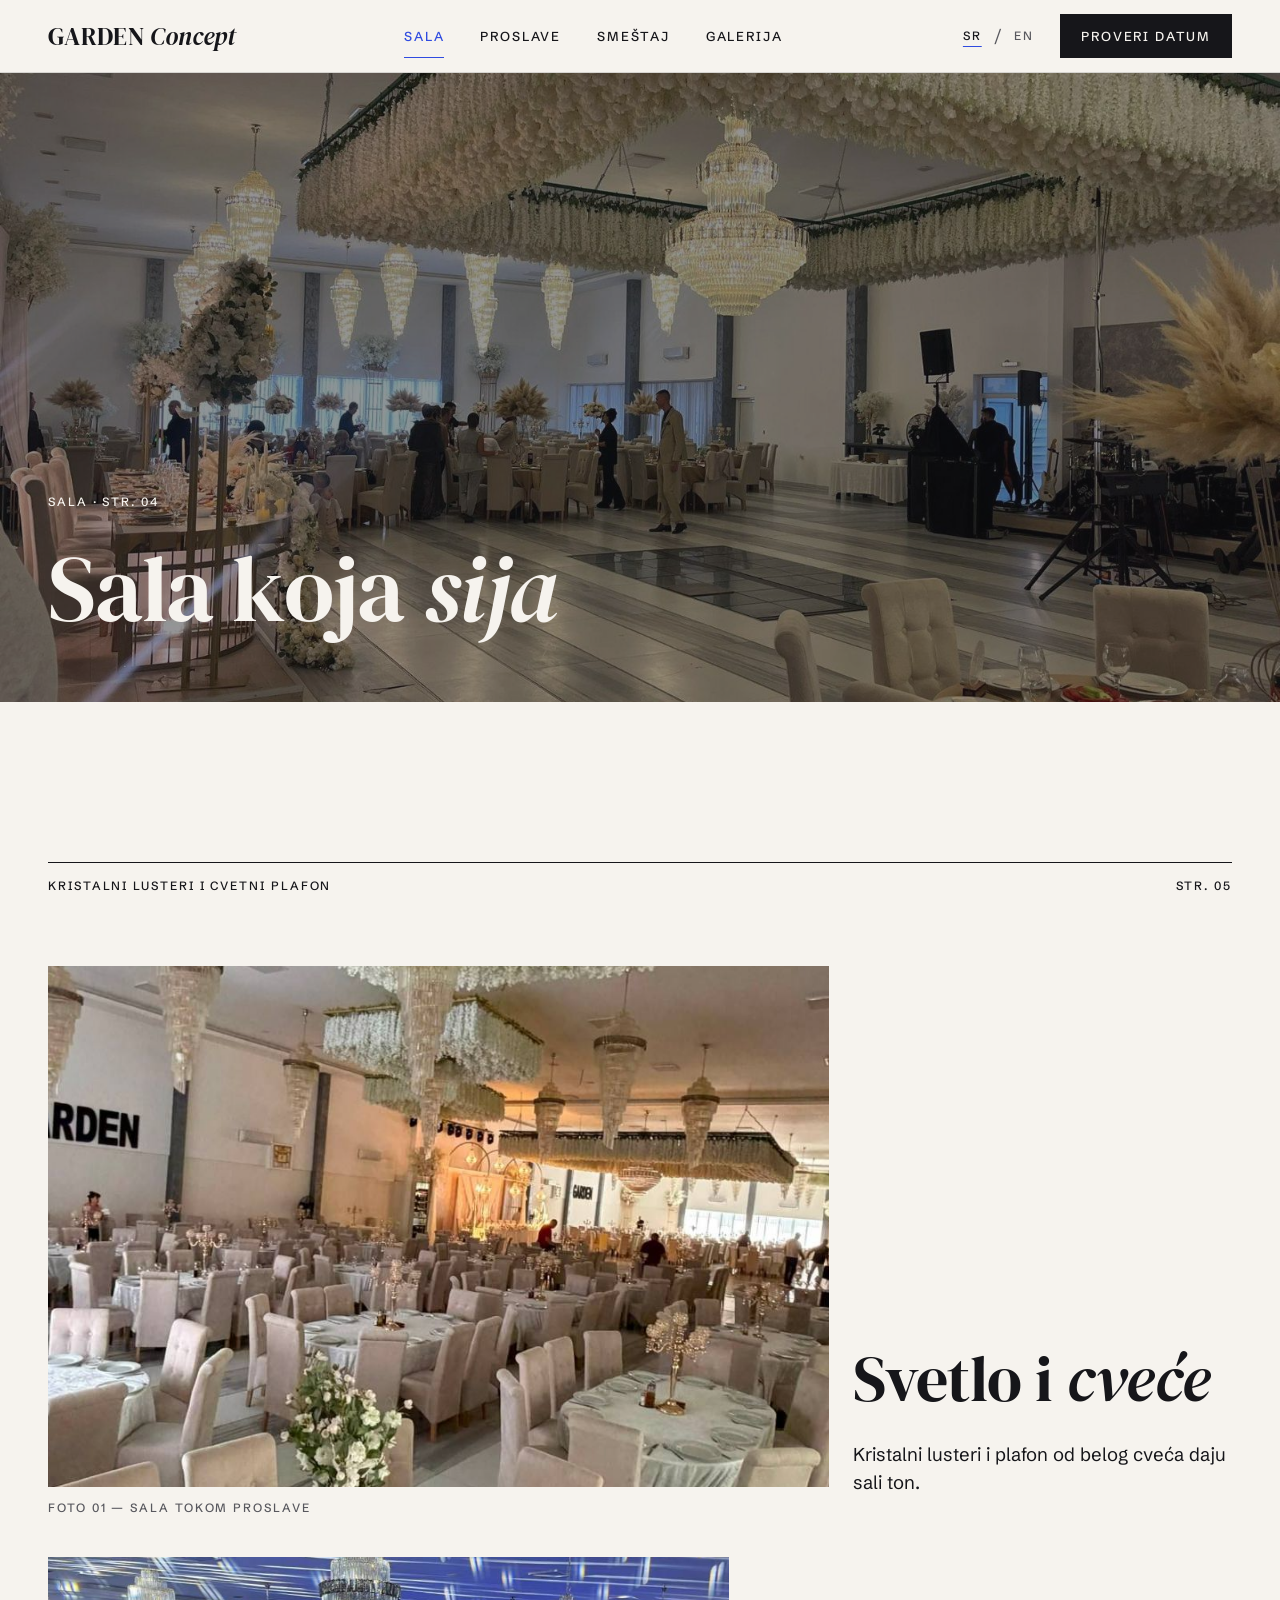
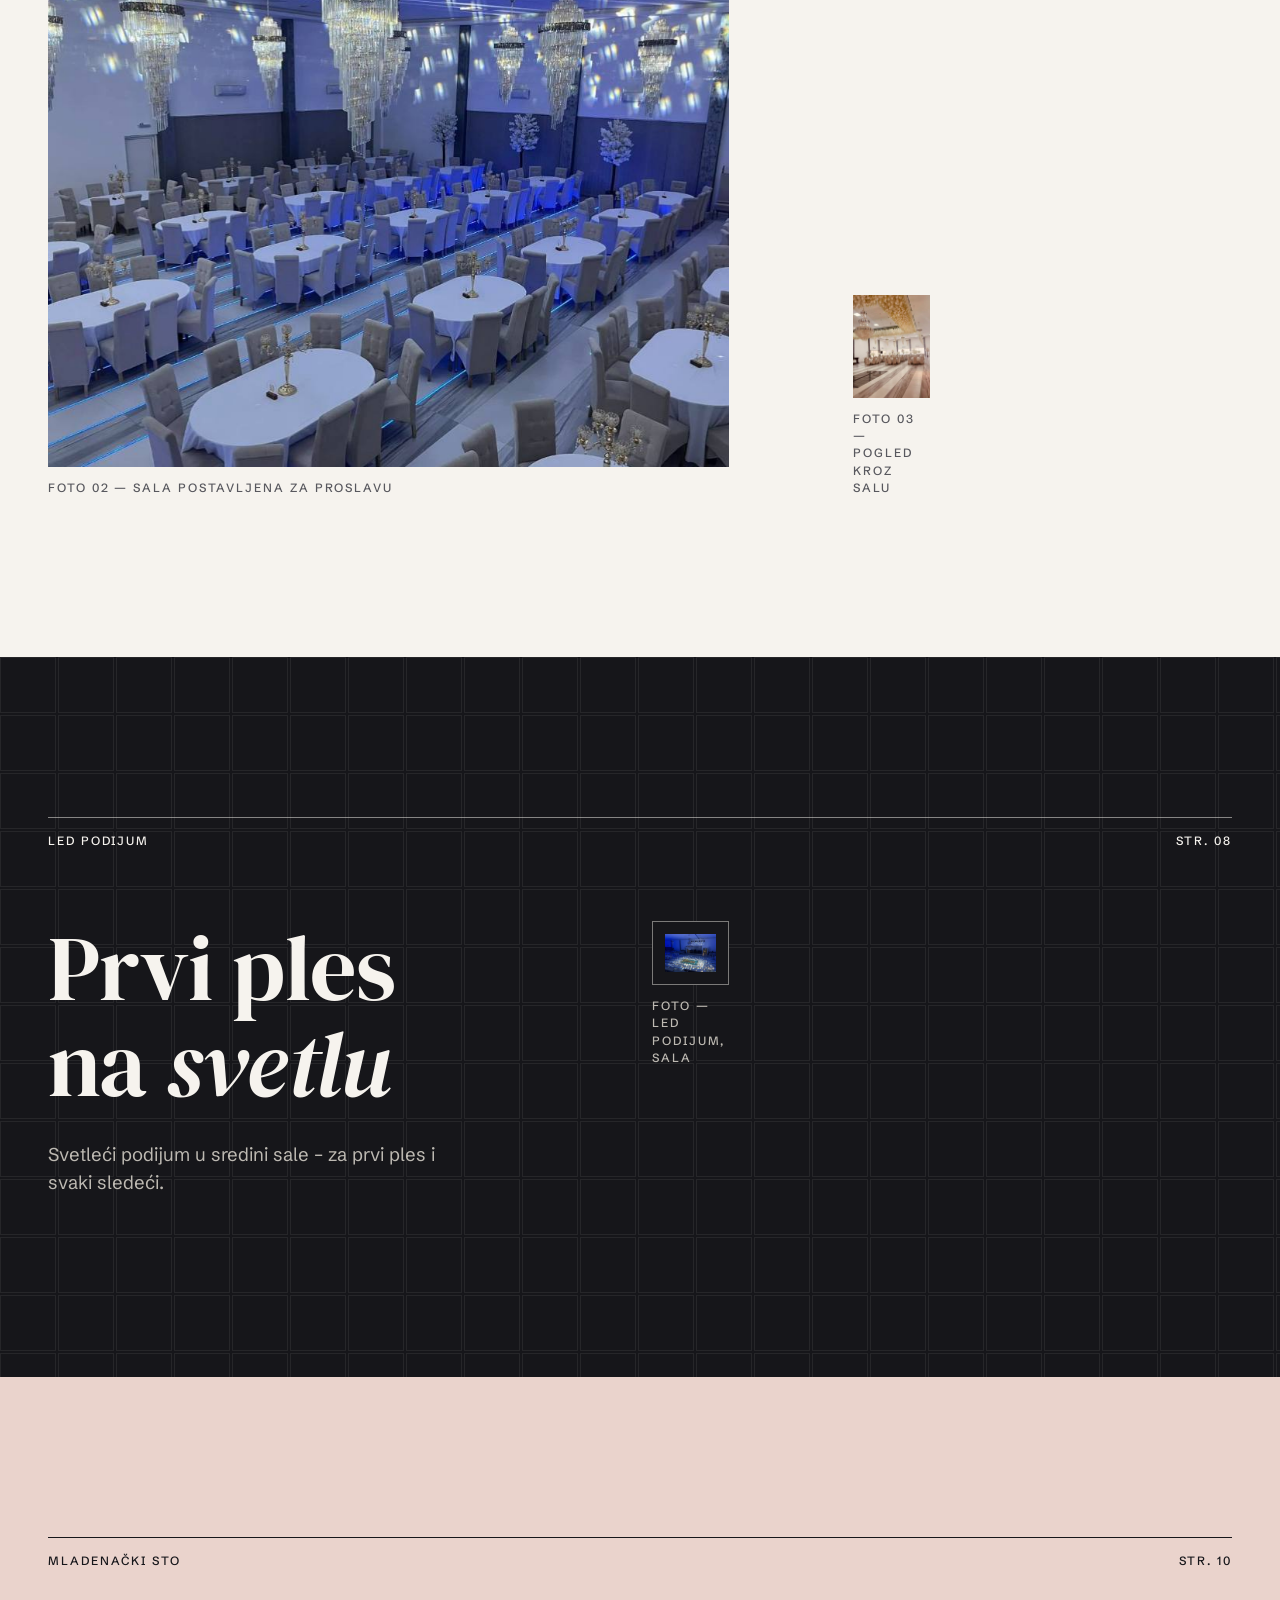
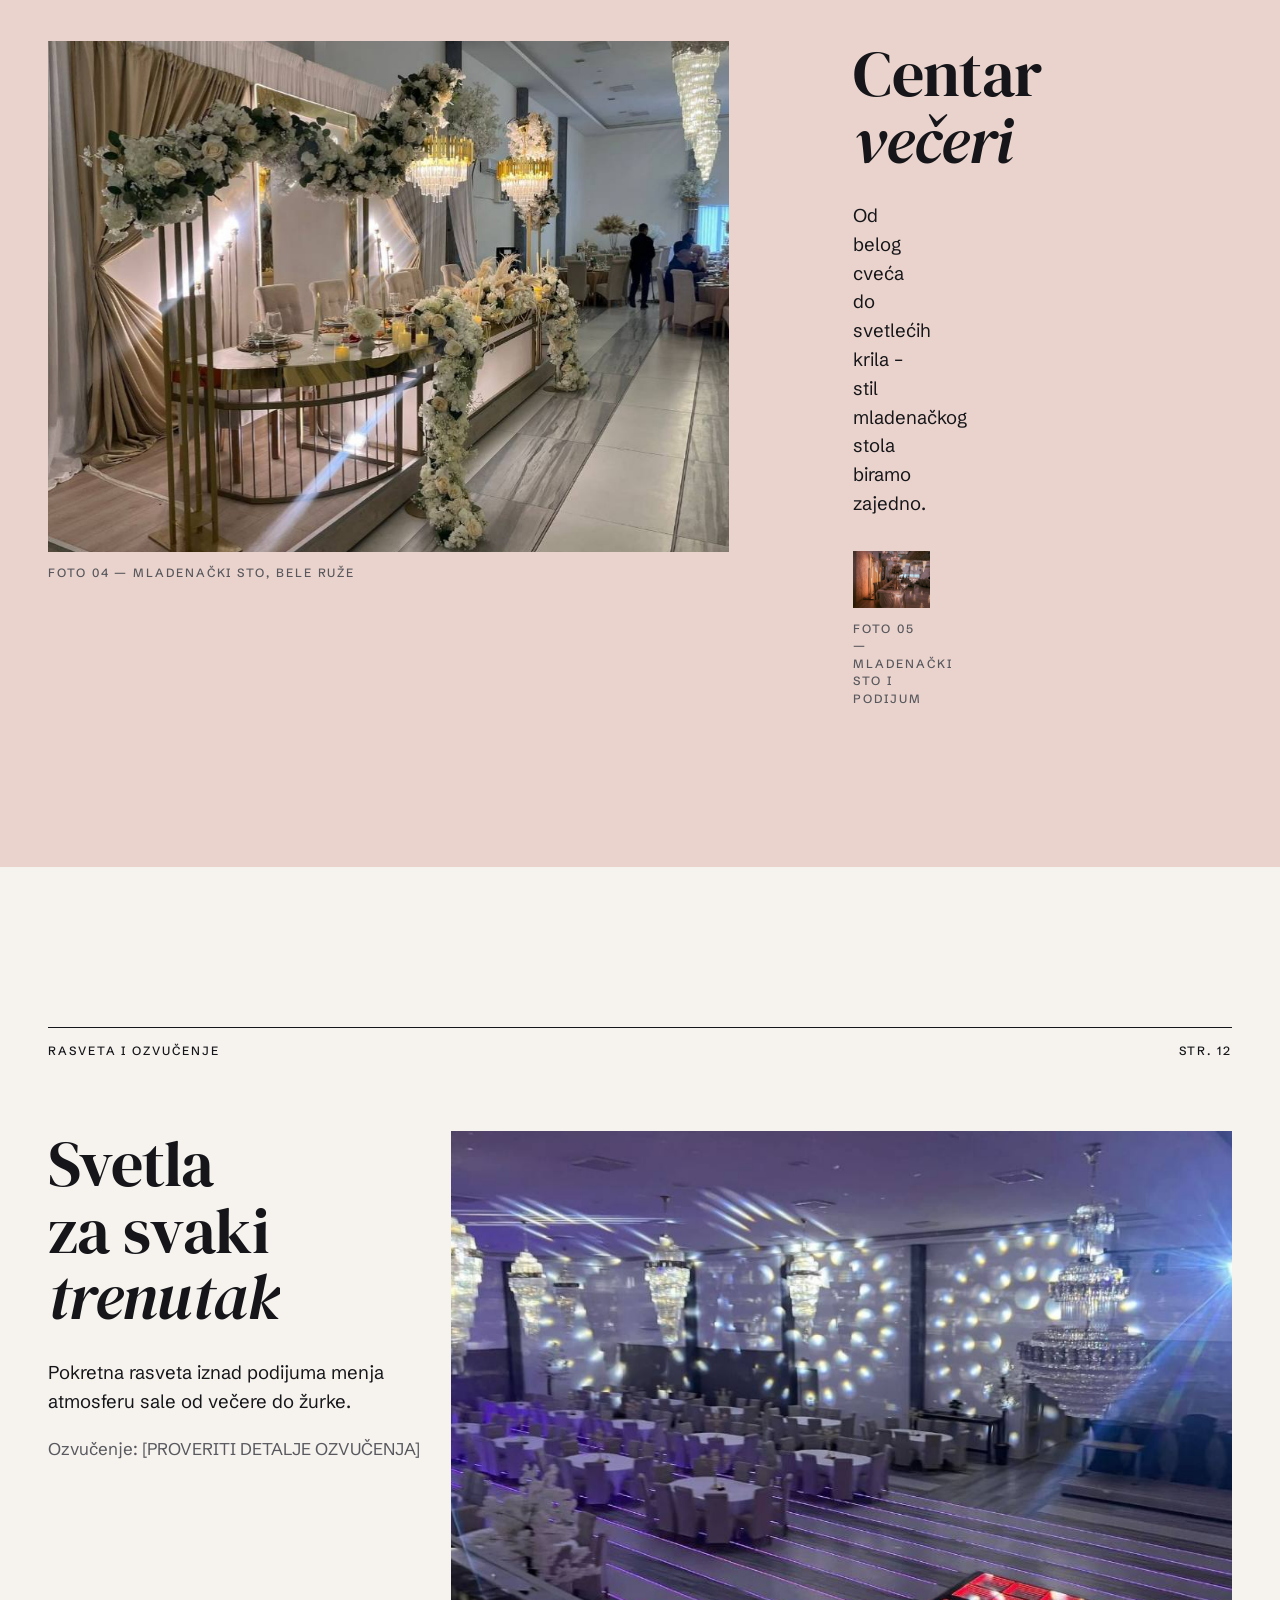
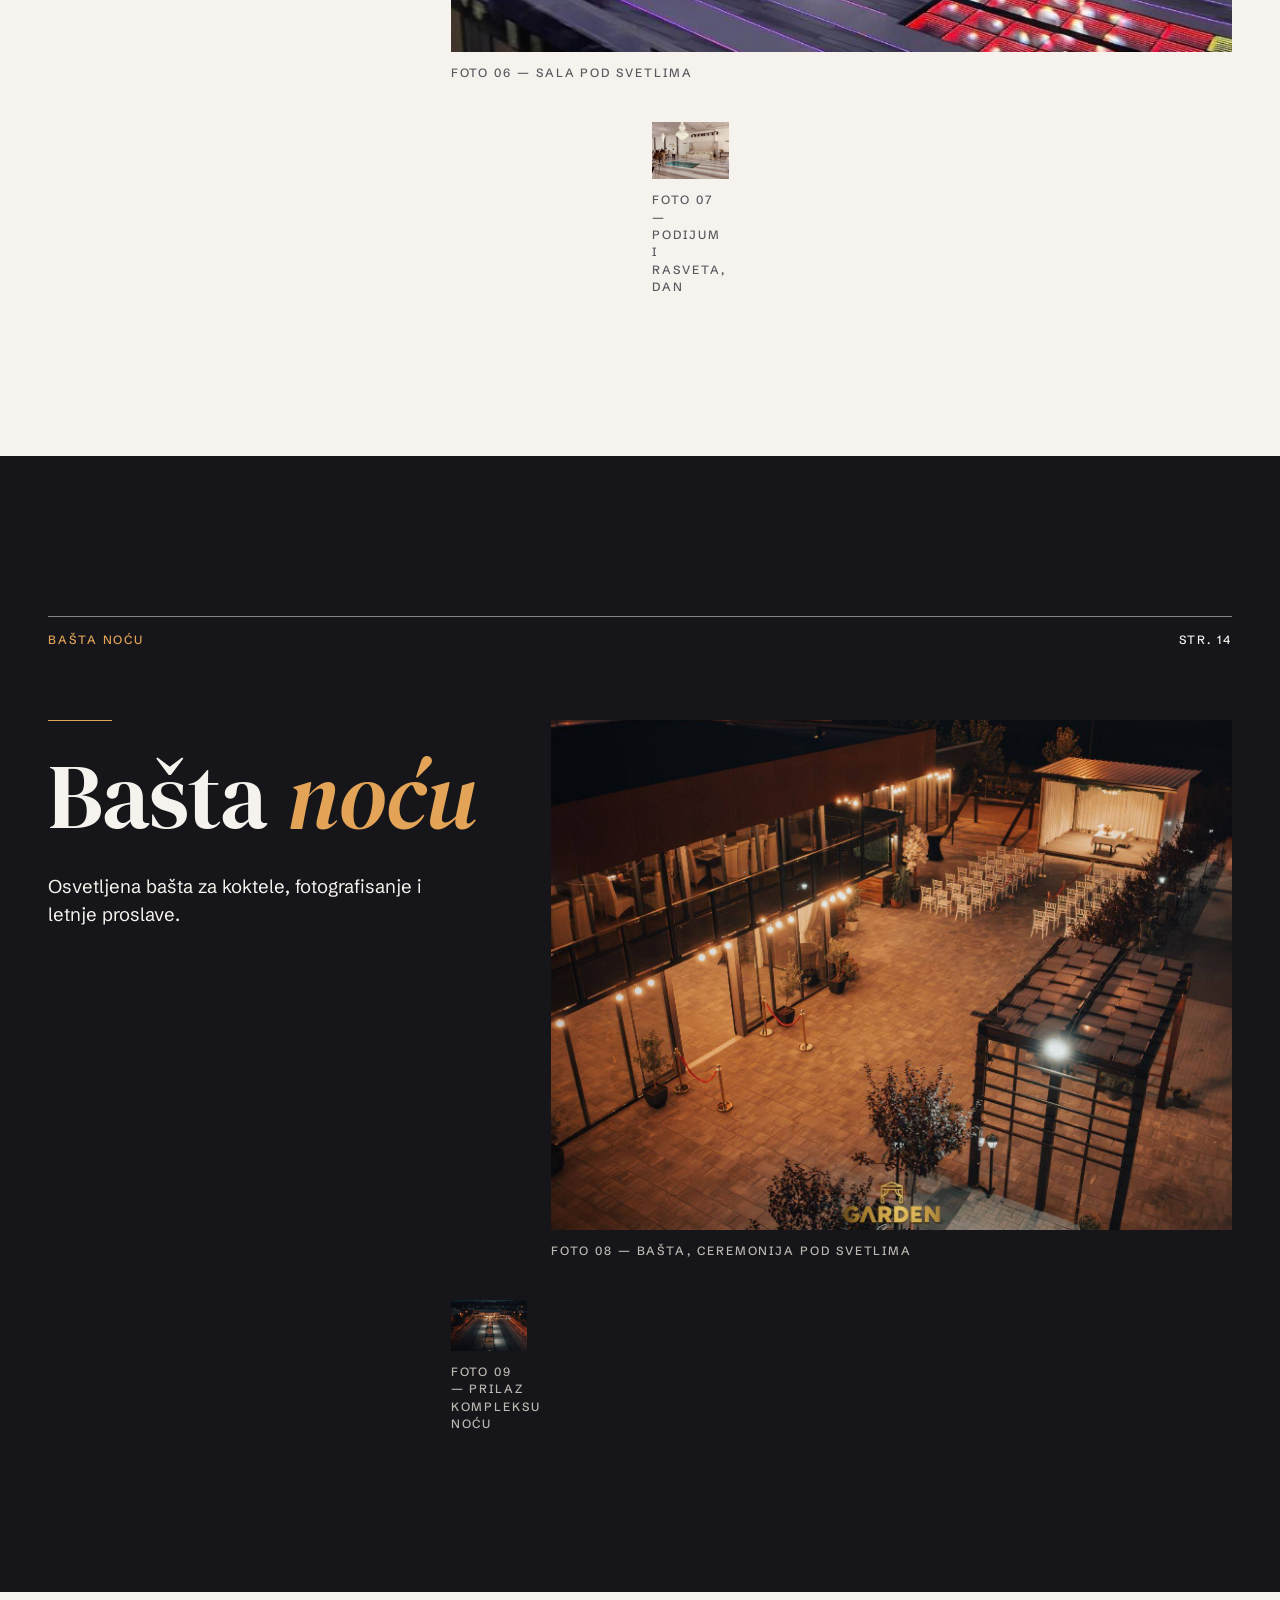
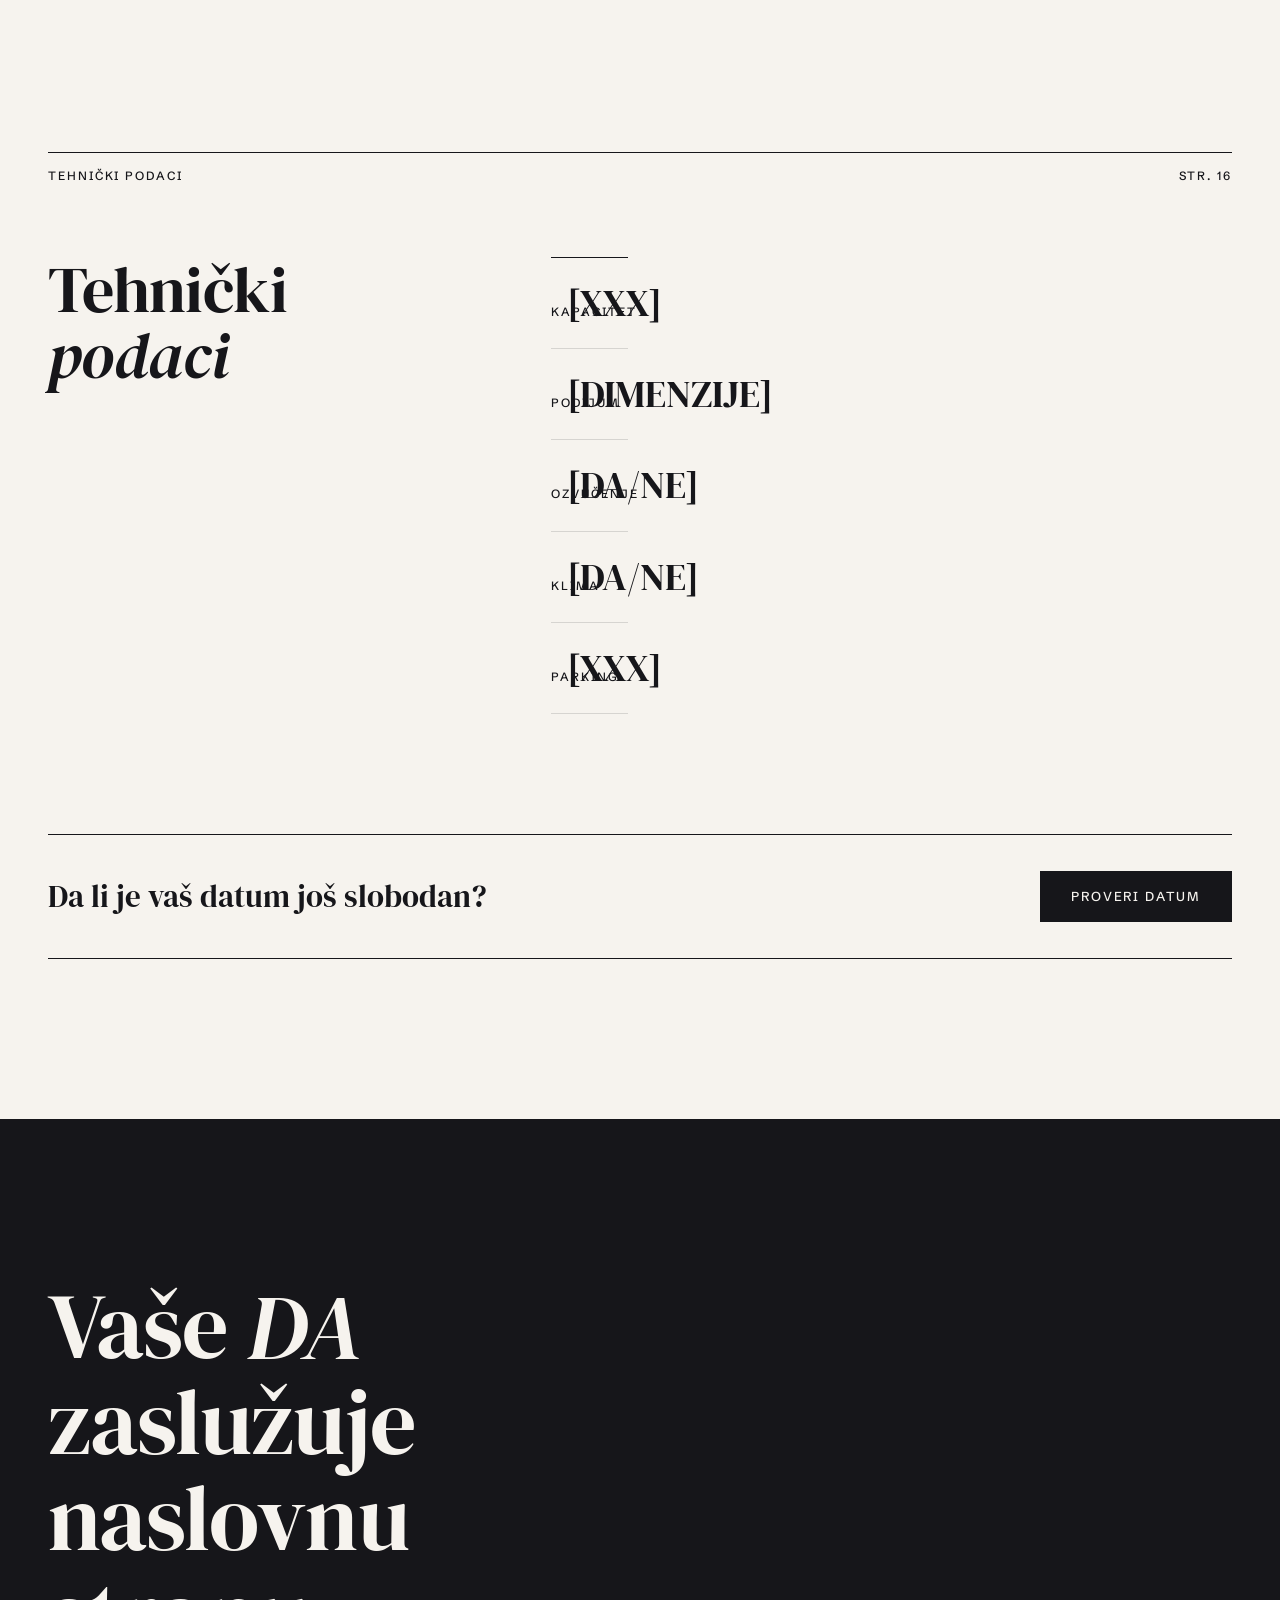
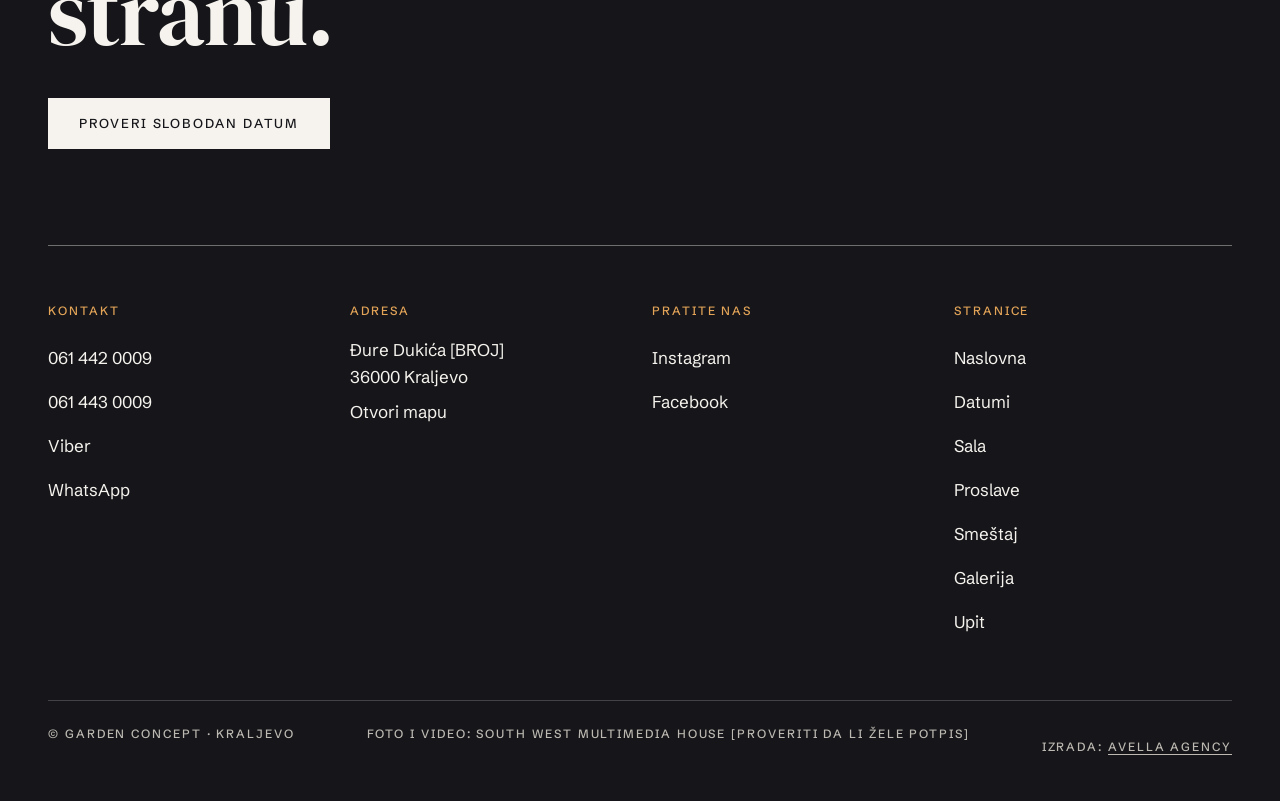
<file: sala.html>
<!doctype html>
<html lang="sr">
<head>
<meta charset="utf-8">
<meta name="viewport" content="width=device-width,initial-scale=1">
<title>Svečana sala za venčanja u Kraljevu – Garden Concept</title>
<meta name="description" content="Svečana sala Garden Concept u Kraljevu: kristalni lusteri, cvetni plafon, LED podijum, mladenački sto i osvetljena bašta.">
<meta property="og:type" content="website">
<meta property="og:title" content="Svečana sala za venčanja u Kraljevu – Garden Concept">
<meta property="og:description" content="Svečana sala Garden Concept u Kraljevu: kristalni lusteri, cvetni plafon, LED podijum, mladenački sto i osvetljena bašta.">
<link rel="canonical" href="https://VAS-DOMEN.rs/sala.html">
<meta property="og:url" content="https://VAS-DOMEN.rs/sala.html">
<meta property="og:site_name" content="Garden Concept">
<meta property="og:locale" content="sr_RS">
<meta property="og:image" content="https://VAS-DOMEN.rs/img/sala-cvetni-plafon.jpg">
<meta property="og:image:alt" content="Svečana sala Garden Concept sa cvetnim plafonom i kristalnim lusterima">
<meta name="twitter:card" content="summary_large_image">
<link rel="icon" href="data:image/svg+xml,%3Csvg xmlns='http://www.w3.org/2000/svg' viewBox='0 0 32 32'%3E%3Crect width='32' height='32' fill='%2316161A'/%3E%3Ctext x='16' y='23' font-family='Georgia,serif' font-size='22' text-anchor='middle' fill='%23F6F3EE'%3EG%3C/text%3E%3C/svg%3E">
<meta name="theme-color" content="#F6F3EE">
<link rel="preconnect" href="https://fonts.googleapis.com">
<link rel="preconnect" href="https://fonts.gstatic.com" crossorigin>
<link href="https://fonts.googleapis.com/css2?family=DM+Serif+Display:ital@0;1&family=Schibsted+Grotesk:wght@400;500;600&display=swap" rel="stylesheet">
<link rel="stylesheet" href="style.css">
<script src="main.js" defer></script>
</head>
<body>
<main id="main">

<section class="phero dark">
<img src="img/sala-cvetni-plafon.jpg" alt="Sala Garden Concept sa cvetnim plafonom i lusterima" fetchpriority="high">
<div class="wrap"><p class="lab" data-en="The Hall · P. 04">Sala · Str. 04</p><h1 class="h1" data-en="A hall that <em>shines</em>">Sala koja <em>sija</em></h1></div>
</section>

<section class="sec"><div class="wrap">
<div class="shead lab"><span data-en="Crystal chandeliers and floral ceiling">Kristalni lusteri i cvetni plafon</span><span data-en="P. 05">Str. 05</span></div>
<div class="g12">
<figure class="s8"><div class="ph ar32" data-px><img src="img/sala-puna-gosti.jpg" alt="Sala tokom proslave, cvetni plafon i kristalni lusteri" loading="lazy"></div><figcaption class="cap" data-en="Photo 01 — The hall during a celebration">Foto 01 — Sala tokom proslave</figcaption></figure>
<div class="s4 end">
<h2 class="h2" data-en="Light and <em>flowers</em>">Svetlo i <em>cveće</em></h2>
<p class="lead" style="margin-top:28px" data-en="Crystal chandeliers and a ceiling of white flowers set the tone of the hall.">Kristalni lusteri i plafon od belog cveća daju sali ton.</p>
</div>
<figure class="s7"><div class="ph ar43" data-px><img src="img/sala-postavljena-plavo.jpg" alt="Postavljena sala sa okruglim stolovima" loading="lazy"></div><figcaption class="cap" data-en="Photo 02 — Hall set for a celebration">Foto 02 — Sala postavljena za proslavu</figcaption></figure>
<figure class="s4 o9 end"><div class="ph ar34" data-px><img src="img/sala-uspravno.jpg" alt="Sala sa cvetnim plafonom" loading="lazy"></div><figcaption class="cap" data-en="Photo 03 — View across the hall">Foto 03 — Pogled kroz salu</figcaption></figure>
</div></div></section>

<section class="sec dark led" aria-label="LED podijum">
<div class="led-grid" aria-hidden="true"></div>
<div class="wrap">
<div class="shead lab"><span data-en="LED dance floor">LED podijum</span><span data-en="P. 08">Str. 08</span></div>
<div class="g12">
<div class="s5 end"><h2 class="h1" data-en="First dance in the <em>light</em>">Prvi ples na <em>svetlu</em></h2><p class="lead muted" style="margin-top:28px" data-en="An illuminated dance floor in the middle of the hall – for the first dance and every one after.">Svetleći podijum u sredini sale – za prvi ples i svaki sledeći.</p></div>
<figure class="s6 o7"><div class="frame"><div class="ph ar43"><img src="img/led-podijum-plavo.jpg" alt="LED podijum u sali Garden Concept" loading="lazy"></div></div><figcaption class="cap" data-en="Photo — LED dance floor, hall">Foto — LED podijum, sala</figcaption></figure>
</div></div></section>

<section class="sec puder"><div class="wrap">
<div class="shead lab"><span data-en="Head table">Mladenački sto</span><span data-en="P. 10">Str. 10</span></div>
<div class="g12">
<figure class="s7"><div class="ph ar43" data-px><img src="img/mladenacki-sto-cvece.jpg" alt="Mladenački sto sa zavesama i belim cvećem" loading="lazy"></div><figcaption class="cap" data-en="Photo 04 — Head table, white roses">Foto 04 — Mladenački sto, bele ruže</figcaption></figure>
<div class="s4 o9 end">
<h2 class="h2" data-en="The centre of the <em>night</em>">Centar <em>večeri</em></h2>
<p class="lead" style="margin:28px 0 32px" data-en="From white flowers to illuminated wings – we choose the head table style together.">Od belog cveća do svetlećih krila – stil mladenačkog stola biramo zajedno.</p>
<figure class=""><div class="ph ar43" data-px><img src="img/sala-mladenacki-sto-1.jpg" alt="Mladenački sto pored podijuma" loading="lazy"></div><figcaption class="cap" data-en="Photo 05 — Head table and dance floor">Foto 05 — Mladenački sto i podijum</figcaption></figure>
</div>
</div></div></section>

<section class="sec"><div class="wrap">
<div class="shead lab"><span data-en="Lighting and sound">Rasveta i ozvučenje</span><span data-en="P. 12">Str. 12</span></div>
<div class="g12">
<div class="s4">
<h2 class="h2" data-en="Lights for every <em>moment</em>">Svetla za svaki <em>trenutak</em></h2>
<p class="lead" style="margin-top:28px" data-en="Moving lights above the dance floor change the mood of the hall from dinner to party.">Pokretna rasveta iznad podijuma menja atmosferu sale od večere do žurke.</p>
<p class="muted" data-en="Sound system: [CHECK SOUND DETAILS]">Ozvučenje: [PROVERITI DETALJE OZVUČENJA]</p>
</div>
<figure class="s8"><div class="ph ar32" data-px><img src="img/sala-plava-svetla.jpg" alt="Sala pod plavim svetlima" loading="lazy"></div><figcaption class="cap" data-en="Photo 06 — The hall under the lights">Foto 06 — Sala pod svetlima</figcaption></figure>
<figure class="s6 o7"><div class="ph ar43" data-px><img src="img/sala-podijum-dan.jpg" alt="Sala danju sa podijumom i rasvetom" loading="lazy"></div><figcaption class="cap" data-en="Photo 07 — Dance floor and lighting, day">Foto 07 — Podijum i rasveta, dan</figcaption></figure>
</div></div></section>

<section class="sec dark" id="basta"><div class="wrap">
<div class="shead lab"><span class="fen" data-en="The garden at night">Bašta noću</span><span data-en="P. 14">Str. 14</span></div>
<div class="g12">
<div class="s5"><div class="fen-line"></div><h2 class="h1" data-en="The garden at <em>night</em>">Bašta <em style="color:var(--fenjer)">noću</em></h2>
<p class="lead" style="margin-top:28px" data-en="An illuminated garden for cocktails, photos and summer celebrations.">Osvetljena bašta za koktele, fotografisanje i letnje proslave.</p></div>
<figure class="s7"><div class="ph ar43" data-px><img src="img/basta-noc.jpg" alt="Bašta noću sa stolicama za venčanje i pergolom" loading="lazy"></div><figcaption class="cap" data-en="Photo 08 — Garden, ceremony under the lights">Foto 08 — Bašta, ceremonija pod svetlima</figcaption></figure>
<figure class="s8 o5"><div class="ph ar32" data-px><img src="img/dron-noc-staza.jpg" alt="Staza sa pergolama ispred objekta noću, snimak iz drona" loading="lazy"></div><figcaption class="cap" data-en="Photo 09 — Approach to the complex at night">Foto 09 — Prilaz kompleksu noću</figcaption></figure>
</div></div></section>

<section class="sec"><div class="wrap">
<div class="shead lab"><span data-en="Specifications">Tehnički podaci</span><span data-en="P. 16">Str. 16</span></div>
<div class="g12">
<h2 class="h2 s4" data-en="Technical <em>details</em>">Tehnički <em>podaci</em></h2>
<dl class="facts s7 o6">
<div><dt data-en="Capacity">Kapacitet</dt><dd>[XXX]</dd></div>
<div><dt data-en="Dance floor">Podijum</dt><dd data-en="[DIMENSIONS]">[DIMENZIJE]</dd></div>
<div><dt data-en="Sound system">Ozvučenje</dt><dd data-en="[YES/NO]">[DA/NE]</dd></div>
<div><dt data-en="Air conditioning">Klima</dt><dd data-en="[YES/NO]">[DA/NE]</dd></div>
<div><dt>Parking</dt><dd>[XXX]</dd></div>
</dl>
</div>
<div class="strip" style="margin-top:120px"><p data-en="Is your date still available?">Da li je vaš datum još slobodan?</p><a class="btn" href="datumi.html" data-en="Check a date">Proveri datum</a></div>
</div></section>
</main>
</body>
</html>
</file>
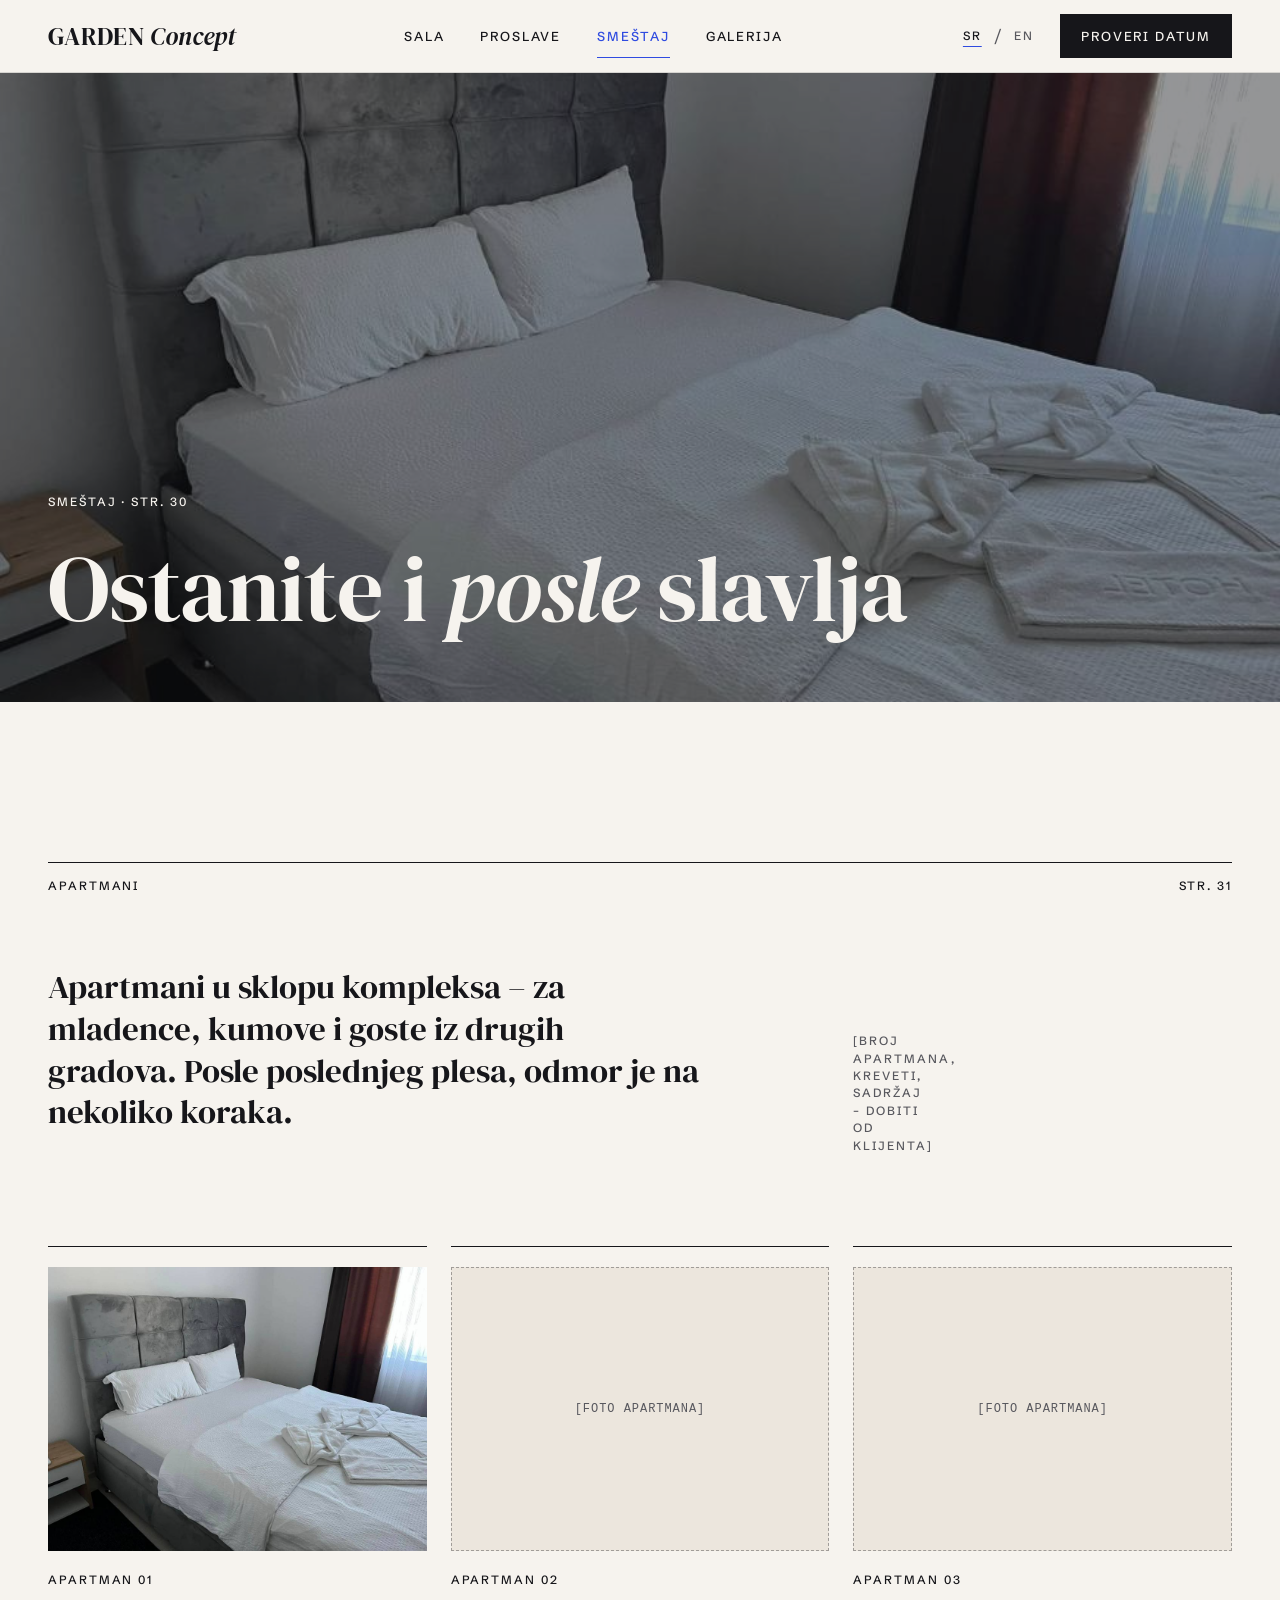
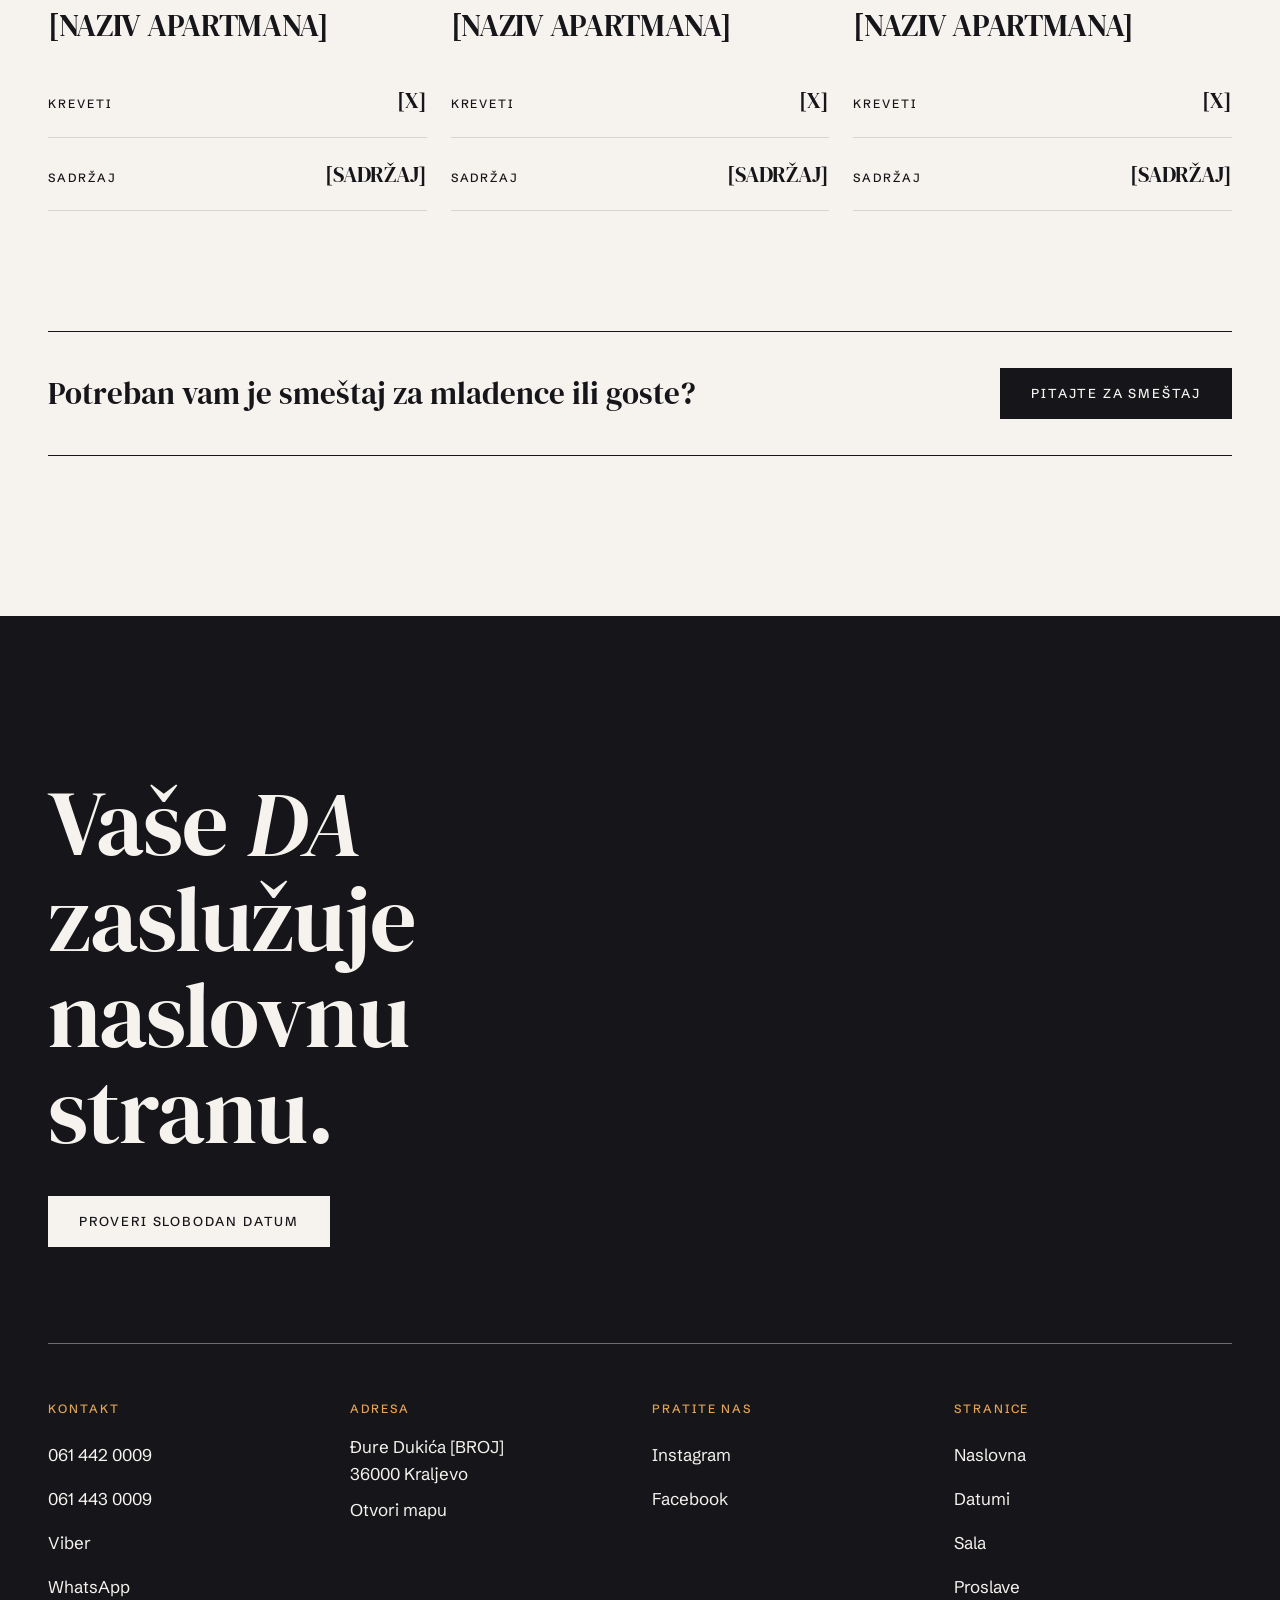
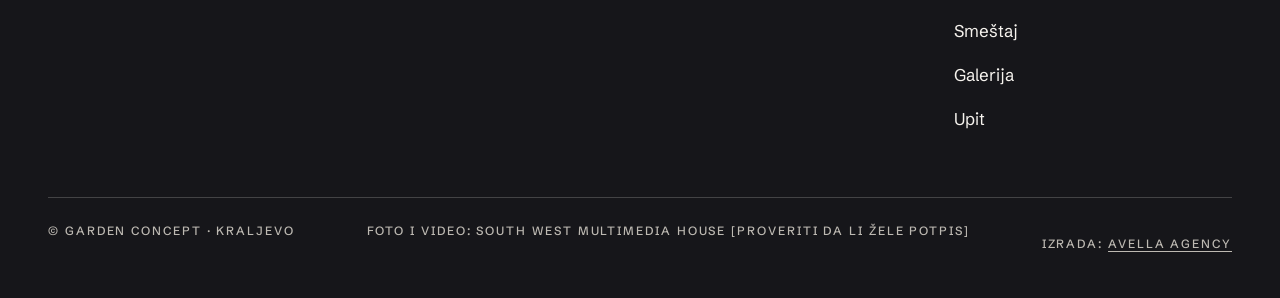
<file: smestaj.html>
<!doctype html>
<html lang="sr">
<head>
<meta charset="utf-8">
<meta name="viewport" content="width=device-width,initial-scale=1">
<title>Apartmani i smeštaj uz svečanu salu u Kraljevu – Garden Concept</title>
<meta name="description" content="Apartmani u sklopu kompleksa Garden Concept u Kraljevu – za mladence, kumove i goste iz drugih gradova.">
<meta property="og:type" content="website">
<meta property="og:title" content="Apartmani i smeštaj uz svečanu salu u Kraljevu – Garden Concept">
<meta property="og:description" content="Apartmani u sklopu kompleksa Garden Concept u Kraljevu – za mladence, kumove i goste iz drugih gradova.">
<link rel="canonical" href="https://VAS-DOMEN.rs/smestaj.html">
<meta property="og:url" content="https://VAS-DOMEN.rs/smestaj.html">
<meta property="og:site_name" content="Garden Concept">
<meta property="og:locale" content="sr_RS">
<meta property="og:image" content="https://VAS-DOMEN.rs/img/sala-cvetni-plafon.jpg">
<meta property="og:image:alt" content="Svečana sala Garden Concept sa cvetnim plafonom i kristalnim lusterima">
<meta name="twitter:card" content="summary_large_image">
<link rel="icon" href="data:image/svg+xml,%3Csvg xmlns='http://www.w3.org/2000/svg' viewBox='0 0 32 32'%3E%3Crect width='32' height='32' fill='%2316161A'/%3E%3Ctext x='16' y='23' font-family='Georgia,serif' font-size='22' text-anchor='middle' fill='%23F6F3EE'%3EG%3C/text%3E%3C/svg%3E">
<meta name="theme-color" content="#F6F3EE">
<link rel="preconnect" href="https://fonts.googleapis.com">
<link rel="preconnect" href="https://fonts.gstatic.com" crossorigin>
<link href="https://fonts.googleapis.com/css2?family=DM+Serif+Display:ital@0;1&family=Schibsted+Grotesk:wght@400;500;600&display=swap" rel="stylesheet">
<link rel="stylesheet" href="style.css">
<script src="main.js" defer></script>
</head>
<body>
<main id="main">

<section class="phero dark">
<img src="img/apartman-spavaca.jpg" alt="Spavaća soba u apartmanu Garden Concept" fetchpriority="high">
<div class="wrap"><p class="lab" data-en="Accommodation · P. 30">Smeštaj · Str. 30</p><h1 class="h1" data-en="Stay on <em>after</em> the party">Ostanite i <em>posle</em> slavlja</h1></div>
</section>
<section class="sec"><div class="wrap">
<div class="shead lab"><span data-en="Apartments">Apartmani</span><span data-en="P. 31">Str. 31</span></div>
<div class="g12">
<p class="lead s7" style="font-family:var(--serif);font-size:clamp(26px,2.6vw,40px);line-height:1.25;max-width:none" data-en="Apartments within the complex – for the couple, best men and guests from other cities. After the last dance, rest is just a few steps away.">Apartmani u sklopu kompleksa – za mladence, kumove i goste iz drugih gradova. Posle poslednjeg plesa, odmor je na nekoliko koraka.</p>
<p class="lab s4 o9 end muted" data-en="[NUMBER OF APARTMENTS, BEDS, AMENITIES – to be provided by client]">[BROJ APARTMANA, KREVETI, SADRŽAJ – dobiti od klijenta]</p>
</div>
<div class="g12" style="margin-top:80px"><article style="display:grid;gap:20px;border-top:1px solid var(--mastilo);padding-top:20px" class="s4">
<div class="ph ar43"><img src="img/apartman-spavaca.jpg" alt="Spavaća soba u apartmanu" loading="lazy"></div>
<p class="lab" style="margin:0" data-en="Apartment 01">Apartman 01</p>
<h3 class="h3" data-en="[APARTMENT NAME]">[NAZIV APARTMANA]</h3>
<dl class="facts" style="border-top:0"><div><dt data-en="Beds">Kreveti</dt><dd style="font-size:22px">[X]</dd></div><div><dt data-en="Amenities">Sadržaj</dt><dd style="font-size:22px" data-en="[AMENITIES]">[SADRŽAJ]</dd></div></dl>
</article><article style="display:grid;gap:20px;border-top:1px solid var(--mastilo);padding-top:20px" class="s4">
<div class="ph ar43 empty" data-en="[APARTMENT PHOTO]">[FOTO APARTMANA]</div>
<p class="lab" style="margin:0" data-en="Apartment 02">Apartman 02</p>
<h3 class="h3" data-en="[APARTMENT NAME]">[NAZIV APARTMANA]</h3>
<dl class="facts" style="border-top:0"><div><dt data-en="Beds">Kreveti</dt><dd style="font-size:22px">[X]</dd></div><div><dt data-en="Amenities">Sadržaj</dt><dd style="font-size:22px" data-en="[AMENITIES]">[SADRŽAJ]</dd></div></dl>
</article><article style="display:grid;gap:20px;border-top:1px solid var(--mastilo);padding-top:20px" class="s4">
<div class="ph ar43 empty" data-en="[APARTMENT PHOTO]">[FOTO APARTMANA]</div>
<p class="lab" style="margin:0" data-en="Apartment 03">Apartman 03</p>
<h3 class="h3" data-en="[APARTMENT NAME]">[NAZIV APARTMANA]</h3>
<dl class="facts" style="border-top:0"><div><dt data-en="Beds">Kreveti</dt><dd style="font-size:22px">[X]</dd></div><div><dt data-en="Amenities">Sadržaj</dt><dd style="font-size:22px" data-en="[AMENITIES]">[SADRŽAJ]</dd></div></dl>
</article></div>
<div class="strip" style="margin-top:120px"><p data-en="Need a room for the wedding night or for guests?">Potreban vam je smeštaj za mladence ili goste?</p><a class="btn" href="upit.html?tip=smestaj" data-en="Ask about accommodation">Pitajte za smeštaj</a></div>
</div></section>
</main>
</body>
</html>
</file>
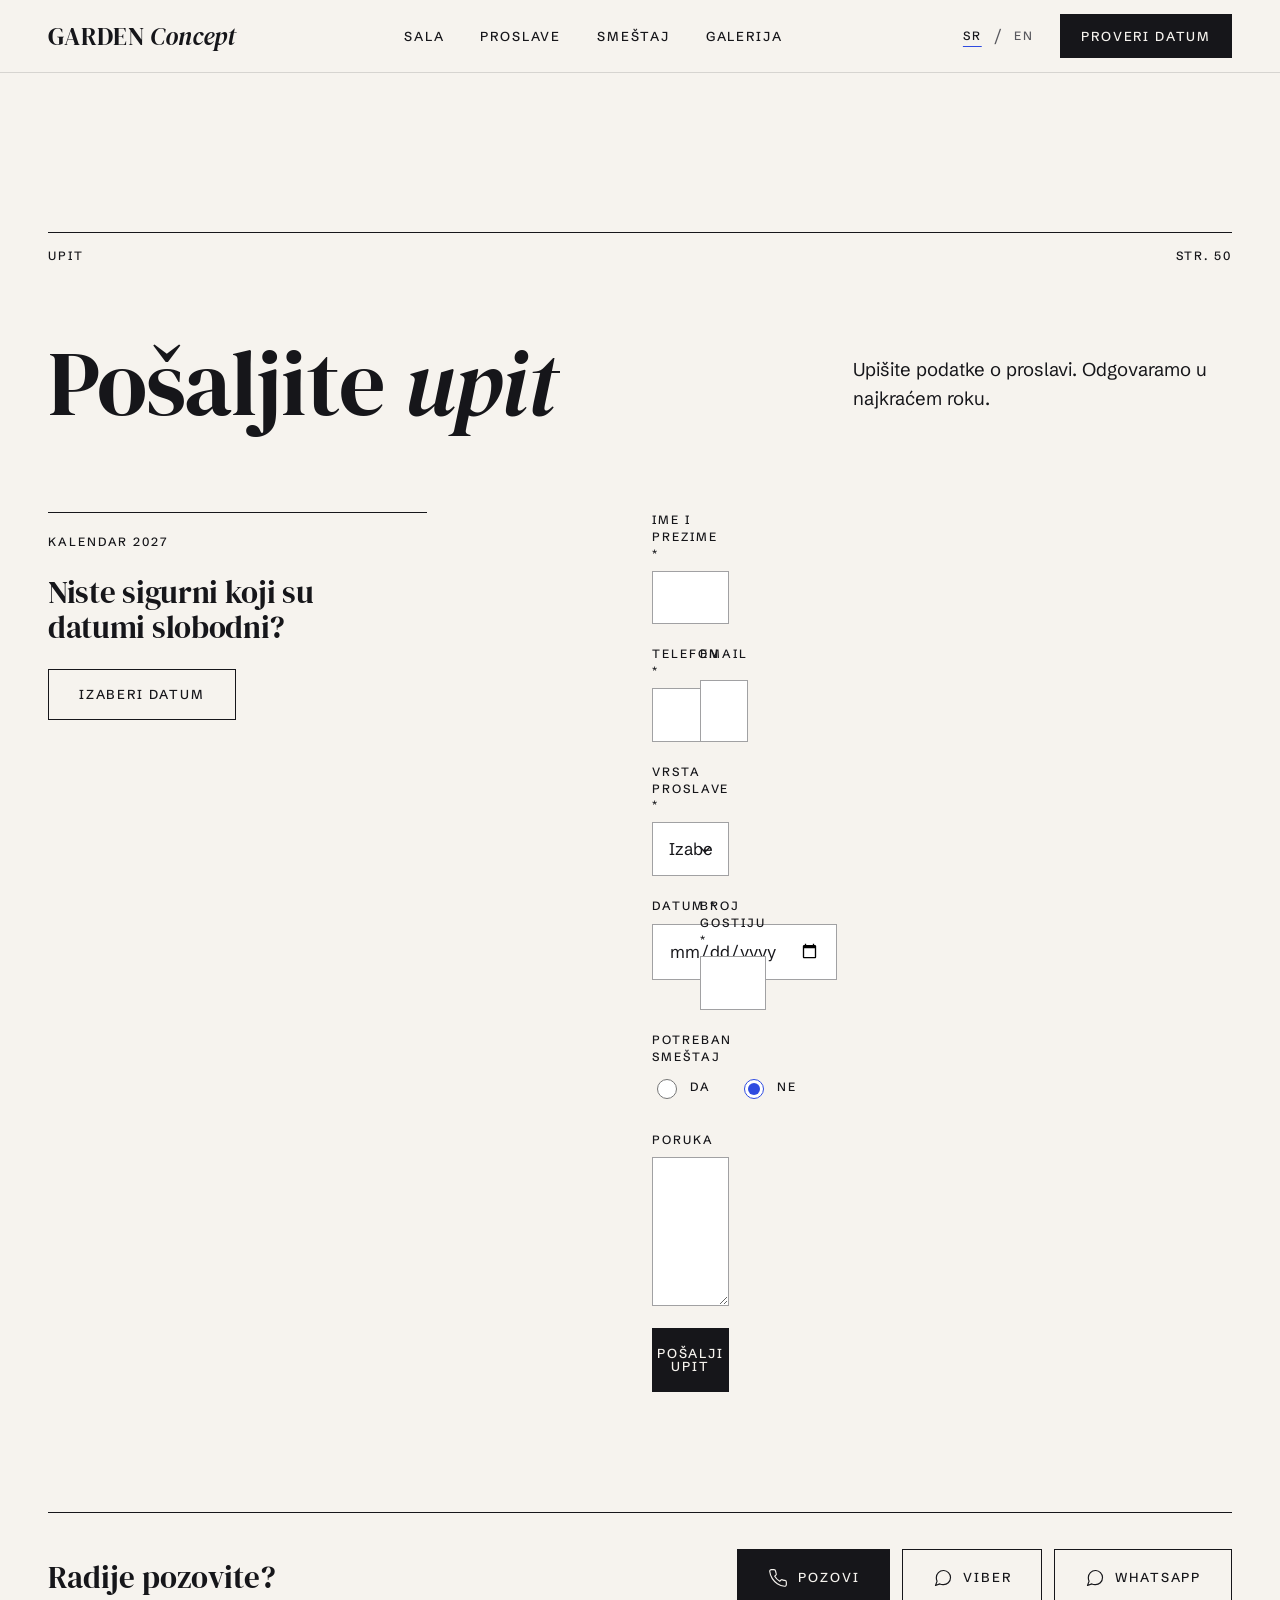
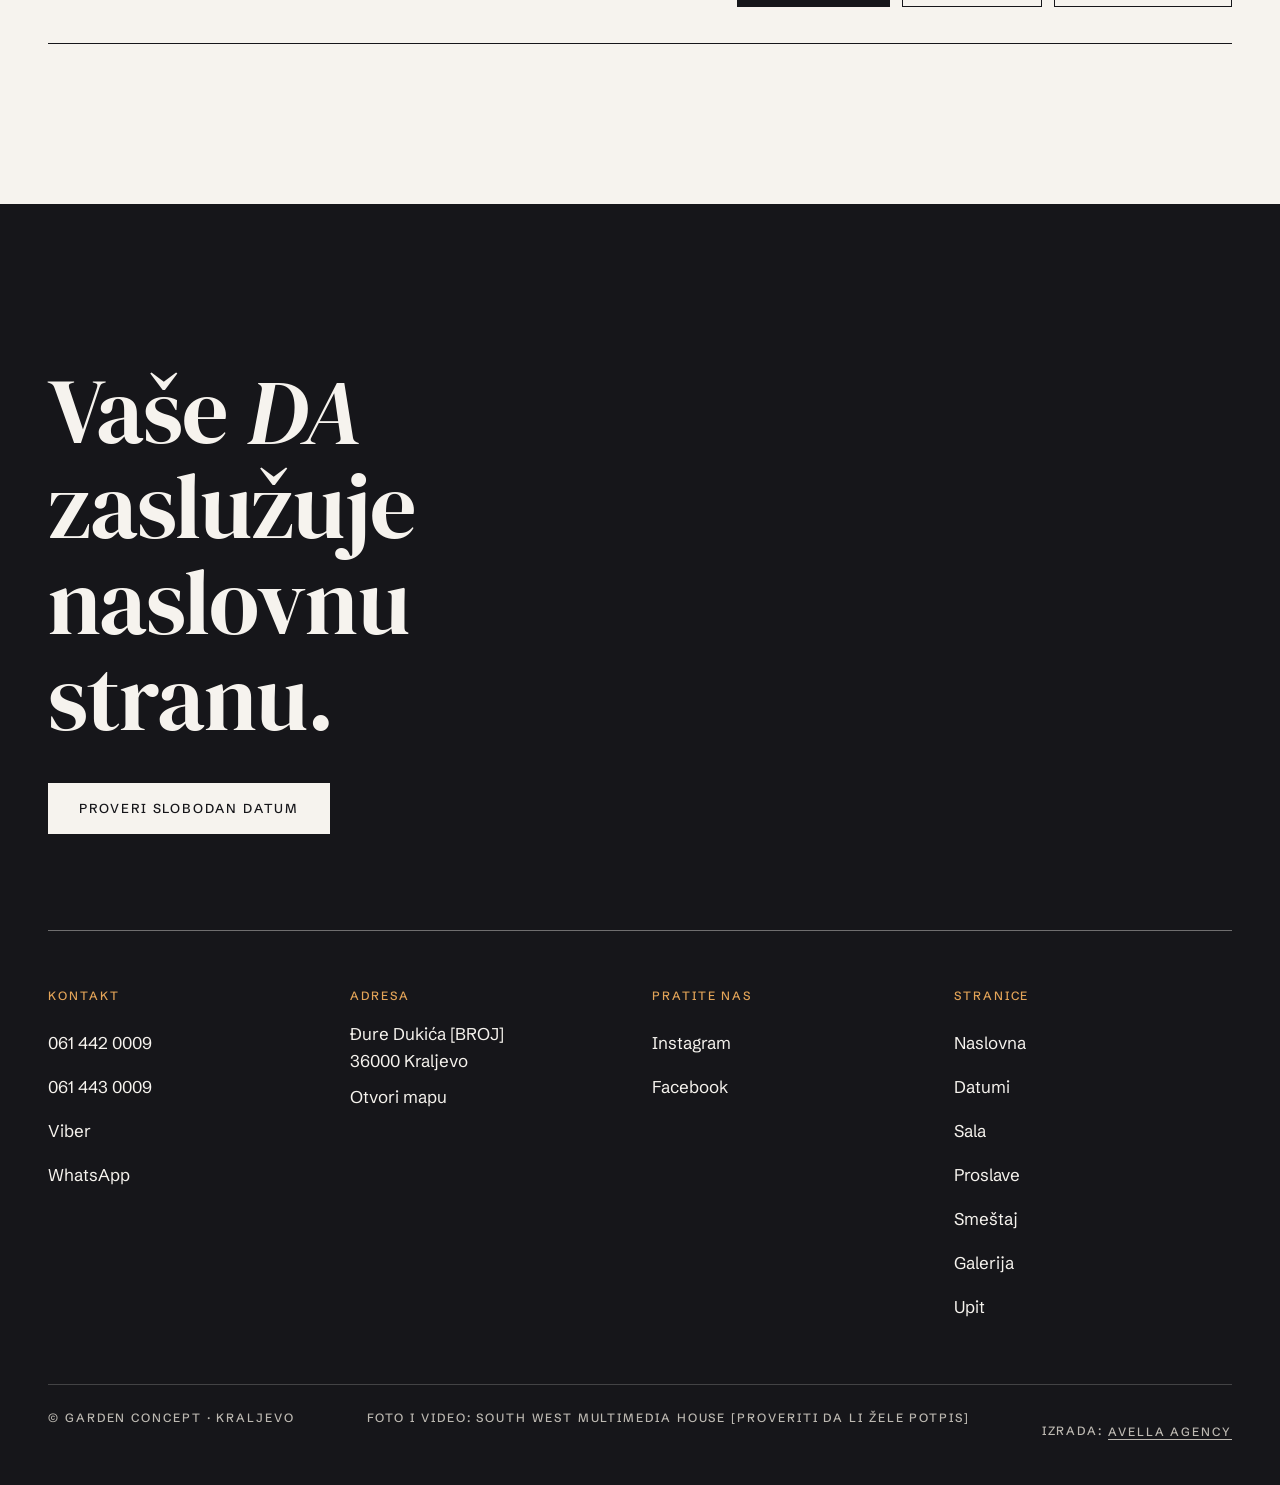
<file: upit.html>
<!doctype html>
<html lang="sr">
<head>
<meta charset="utf-8">
<meta name="viewport" content="width=device-width,initial-scale=1">
<title>Upit za venčanje i proslavu – Garden Concept Kraljevo</title>
<meta name="description" content="Pošaljite upit za venčanje ili proslavu u Garden Concept, Kraljevo.">
<meta property="og:type" content="website">
<meta property="og:title" content="Upit za venčanje i proslavu – Garden Concept Kraljevo">
<meta property="og:description" content="Pošaljite upit za venčanje ili proslavu u Garden Concept, Kraljevo.">
<link rel="canonical" href="https://VAS-DOMEN.rs/upit.html">
<meta property="og:url" content="https://VAS-DOMEN.rs/upit.html">
<meta property="og:site_name" content="Garden Concept">
<meta property="og:locale" content="sr_RS">
<meta property="og:image" content="https://VAS-DOMEN.rs/img/sala-cvetni-plafon.jpg">
<meta property="og:image:alt" content="Svečana sala Garden Concept sa cvetnim plafonom i kristalnim lusterima">
<meta name="twitter:card" content="summary_large_image">
<link rel="icon" href="data:image/svg+xml,%3Csvg xmlns='http://www.w3.org/2000/svg' viewBox='0 0 32 32'%3E%3Crect width='32' height='32' fill='%2316161A'/%3E%3Ctext x='16' y='23' font-family='Georgia,serif' font-size='22' text-anchor='middle' fill='%23F6F3EE'%3EG%3C/text%3E%3C/svg%3E">
<meta name="theme-color" content="#F6F3EE">
<link rel="preconnect" href="https://fonts.googleapis.com">
<link rel="preconnect" href="https://fonts.gstatic.com" crossorigin>
<link href="https://fonts.googleapis.com/css2?family=DM+Serif+Display:ital@0;1&family=Schibsted+Grotesk:wght@400;500;600&display=swap" rel="stylesheet">
<link rel="stylesheet" href="style.css">
<script src="main.js" defer></script>
</head>
<body>
<main id="main">

<section class="sec"><div class="wrap">
<div class="shead lab"><span data-en="Enquiry">Upit</span><span data-en="P. 50">Str. 50</span></div>
<div class="g12" style="margin-bottom:80px"><h1 class="h1 s8" data-en="Send an <em>enquiry</em>">Pošaljite <em>upit</em></h1><p class="lead s4 end" data-en="Tell us about your celebration. We reply as soon as possible.">Upišite podatke o proslavi. Odgovaramo u najkraćem roku.</p></div>
<div class="g12">
<div class="s4" style="display:grid;gap:24px;align-content:start;justify-items:start;border-top:1px solid var(--mastilo);padding-top:20px">
<p class="lab" style="margin:0" data-en="Calendar 2027">Kalendar 2027</p>
<h2 class="h3" data-en="Not sure which dates are available?">Niste sigurni koji su datumi slobodni?</h2>
<a class="btn btn-o" href="datumi.html" data-en="Choose a date">Izaberi datum</a>
</div>
<form class="s6 o7" id="upit-form" novalidate>
<input type="checkbox" name="botcheck" style="display:none" tabindex="-1" autocomplete="off">
<div class="f"><label for="ime"><span data-en="Full name">Ime i prezime</span> *</label><input id="ime" name="ime" type="text" autocomplete="name" required aria-describedby="ime-err"><span class="err" id="ime-err" aria-live="polite"></span></div>
<div class="f2">
<div class="f"><label for="telefon"><span data-en="Phone">Telefon</span> *</label><input id="telefon" name="telefon" type="tel" autocomplete="tel" inputmode="tel" required aria-describedby="telefon-err"><span class="err" id="telefon-err" aria-live="polite"></span></div>
<div class="f"><label for="email"><span data-en="Email">Email</span></label><input id="email" name="email" type="email" autocomplete="email" aria-describedby="email-err"><span class="err" id="email-err" aria-live="polite"></span></div>
</div>
<div class="f"><label for="vrsta"><span data-en="Type of celebration">Vrsta proslave</span> *</label><select id="vrsta" name="vrsta" required aria-describedby="vrsta-err"><option value="" data-en="Choose…">Izaberite…</option><option value="vencanje" data-en="Wedding">Venčanje</option><option value="punoletstvo" data-en="18th birthday">Punoletstvo</option><option value="krstenje" data-en="Christening">Krštenje</option><option value="korporativna" data-en="Corporate">Korporativna</option><option value="ispracaj" data-en="Send-off">Ispraćaj</option><option value="drugo" data-en="Other">Drugo</option></select><span class="err" id="vrsta-err" aria-live="polite"></span></div>
<div class="f2">
<div class="f"><label for="datum"><span data-en="Date">Datum</span> *</label><input id="datum" name="datum" type="date" required aria-describedby="datum-txt datum-err"><span class="hint" id="datum-txt" aria-live="polite"></span><span class="err" id="datum-err" aria-live="polite"></span></div>
<div class="f"><label for="gosti"><span data-en="Number of guests">Broj gostiju</span> *</label><input id="gosti" name="gosti" type="number" min="1" inputmode="numeric" required aria-describedby="gosti-err"><span class="err" id="gosti-err" aria-live="polite"></span></div>
</div>
<fieldset class="f"><legend data-en="Accommodation needed">Potreban smeštaj</legend><div class="radios"><label><input type="radio" name="smestaj" value="da"><span data-en="Yes">Da</span></label><label><input type="radio" name="smestaj" value="ne" checked><span data-en="No">Ne</span></label></div></fieldset>
<div class="f"><label for="poruka"><span data-en="Message">Poruka</span></label><textarea id="poruka" name="poruka" rows="5"></textarea><span class="err" id="poruka-err" aria-live="polite"></span></div>
<button class="btn" type="submit" style="width:100%" data-en="Send enquiry">Pošalji upit</button>
<p class="status" id="status" tabindex="-1" role="status"></p>
</form>
</div>
<div class="strip" style="margin-top:120px"><p data-en="Would you rather call?">Radije pozovite?</p><div data-contact></div></div>
</div></section>
</main>
</body>
</html>
</file>
<file: style.css>
:root{--porcelan:#F6F3EE;--mastilo:#16161A;--puder:#EAD3CC;--kobalt:#2F4BE0;--fenjer:#E3A458;--linija:rgba(22,22,26,.14);--siva:#58585E;--svetlo:#BDB9B2;--err:#A8261C;--serif:"DM Serif Display",Georgia,serif;--sans:"Schibsted Grotesk",system-ui,sans-serif;--ease:cubic-bezier(.215,.61,.355,1);--nav:72px}
*,*::before,*::after{box-sizing:border-box}
html{scroll-padding-top:96px;-webkit-text-size-adjust:100%}
body{margin:0;background:var(--porcelan);color:var(--mastilo);font:400 17px/1.6 var(--sans);overflow-x:hidden;-webkit-font-smoothing:antialiased}
body.lock{overflow:hidden}
img{display:block;max-width:100%;height:auto}
figure{margin:0}
a{color:inherit;text-underline-offset:.22em;text-decoration-thickness:1px}
a:hover{color:var(--kobalt)}
.dark a:hover{color:var(--fenjer)}
:focus-visible{outline:2px solid var(--kobalt);outline-offset:3px}
.dark :focus-visible{outline-color:var(--fenjer)}
p{margin:0 0 1em;text-wrap:pretty}
h1,h2,h3{font-family:var(--serif);font-weight:400;line-height:1.04;margin:0;letter-spacing:-.01em;text-wrap:balance}
.h1{font-size:clamp(46px,7.2vw,116px)}
.h2{font-size:clamp(38px,5vw,80px)}
.h3{font-size:clamp(26px,2.4vw,36px);line-height:1.15}
.lab,.cap{font:500 12px/1.45 var(--sans);text-transform:uppercase;letter-spacing:.16em}
.cap{display:block;margin-top:12px;color:var(--siva)}
.dark .cap,.dark .muted{color:var(--svetlo)}
.muted{color:var(--siva)}
.lead{font-size:clamp(18px,1.45vw,21px);line-height:1.55;max-width:34em}
.sr{position:absolute;width:1px;height:1px;overflow:hidden;clip:rect(0 0 0 0);white-space:nowrap}
.skip{position:fixed;left:12px;top:-60px;z-index:100;background:var(--mastilo);color:var(--porcelan);padding:12px 18px}
.skip:focus{top:12px}
.wrap{max-width:1360px;margin:0 auto;padding:0 clamp(20px,4vw,48px)}
.sec{padding:160px 0;position:relative}
.sec.tight{padding:96px 0}
.puder{background:var(--puder)}
.dark{background:var(--mastilo);color:var(--porcelan)}
.g12{display:grid;grid-template-columns:repeat(12,minmax(0,1fr));gap:40px 24px}
.s3{grid-column:span 3}.s4{grid-column:span 4}.s5{grid-column:span 5}.s6{grid-column:span 6}.s7{grid-column:span 7}.s8{grid-column:span 8}.s12{grid-column:1/-1}
.o5{grid-column-start:5}.o6{grid-column-start:6}.o7{grid-column-start:7}.o8{grid-column-start:8}.o9{grid-column-start:9}
.end{align-self:end}.center{align-self:center}
.shead{display:flex;justify-content:space-between;gap:16px;border-top:1px solid var(--mastilo);padding-top:14px;margin-bottom:72px}
.dark .shead{border-color:rgba(246,243,238,.5)}
.ph{position:relative;overflow:hidden;background:#E2DCD3;margin:0}
.ph img{width:100%;height:100%;object-fit:cover}
.dark .ph{background:#24242a}
.ar32{aspect-ratio:3/2}.ar43{aspect-ratio:4/3}.ar45{aspect-ratio:4/5}.ar23{aspect-ratio:2/3}.ar11{aspect-ratio:1/1}.ar34{aspect-ratio:3/4}
[data-px] img{transform:scale(1.14);will-change:transform}
.empty{display:flex;align-items:center;justify-content:center;border:1px dashed rgba(22,22,26,.35);background:#ECE6DD;color:var(--siva);font:500 12px/1.4 ui-monospace,Menlo,monospace;letter-spacing:.08em;text-align:center;padding:16px}
.btn{display:inline-flex;align-items:center;justify-content:center;gap:10px;min-height:44px;padding:18px 30px;font:500 13px/1 var(--sans);text-transform:uppercase;letter-spacing:.14em;text-decoration:none;border:1px solid var(--mastilo);border-radius:0;background:var(--mastilo);color:var(--porcelan);cursor:pointer;transition:background .25s,color .25s,border-color .25s}
.btn:hover{background:var(--kobalt);border-color:var(--kobalt);color:var(--porcelan)}
.btn-o{background:transparent;color:var(--mastilo)}
.btn-o:hover{background:var(--mastilo);border-color:var(--mastilo);color:var(--porcelan)}
.dark .btn{background:var(--porcelan);border-color:var(--porcelan);color:var(--mastilo)}
.dark .btn:hover{background:var(--kobalt);border-color:var(--kobalt);color:var(--porcelan)}
.dark .btn-o{background:transparent;color:var(--porcelan)}
.dark .btn-o:hover{background:var(--porcelan);border-color:var(--porcelan);color:var(--mastilo)}
.btn:disabled{opacity:.6;cursor:wait}
.btns{display:flex;flex-wrap:wrap;gap:12px}
.more{display:inline-flex;align-items:center;gap:10px;min-height:44px;font:500 13px/1 var(--sans);text-transform:uppercase;letter-spacing:.14em;text-decoration:none;border-bottom:1px solid currentColor}
.ib{display:inline-flex;align-items:center;justify-content:center;width:48px;height:48px;background:none;border:1px solid currentColor;color:inherit;cursor:pointer;border-radius:0}

/* NAV */
.nav{position:fixed;inset:0 0 auto;z-index:50;background:var(--porcelan);border-bottom:1px solid var(--linija);transition:transform .35s var(--ease)}
.nav.hide{transform:translateY(-100%)}
.nav-in{height:var(--nav);display:flex;align-items:center;justify-content:space-between;gap:24px}
.logo{font:400 25px/1 var(--serif);letter-spacing:.03em;text-decoration:none;white-space:nowrap}
.logo em{letter-spacing:0}
.nav-links{display:flex;gap:36px}
.nav-links a{display:inline-flex;align-items:center;min-height:44px;font:500 13px/1 var(--sans);text-transform:uppercase;letter-spacing:.14em;text-decoration:none}
.nav-links a[aria-current]{color:var(--kobalt);box-shadow:inset 0 -1px 0 var(--kobalt)}
.nav-r{display:flex;align-items:center;gap:14px}
.lang{display:flex;align-items:center;color:var(--siva)}
.lang button{min-width:44px;min-height:44px;background:none;border:0;font:500 12px/1 var(--sans);letter-spacing:.16em;color:var(--siva);cursor:pointer}
.lang button[aria-pressed="true"]{color:var(--mastilo);text-decoration:underline;text-decoration-color:var(--kobalt);text-underline-offset:6px}
.nav-cta{padding:14px 20px}
.burger{display:none;width:48px;height:48px;align-items:center;justify-content:center;flex-direction:column;gap:7px;background:none;border:1px solid var(--mastilo);cursor:pointer}
.burger i{display:block;width:20px;height:1px;background:var(--mastilo)}
main{padding-top:var(--nav)}
.menu{position:fixed;inset:0;z-index:60;background:var(--porcelan);overflow:auto;padding:12px clamp(20px,4vw,48px) 40px}
.menu[hidden]{display:none}
.menu-top{display:flex;justify-content:space-between;align-items:center;height:60px;border-bottom:1px solid var(--mastilo);margin-bottom:28px}
.menu ol{list-style:none;margin:16px 0 40px;padding:0}
.menu li a{display:flex;align-items:baseline;gap:20px;padding:14px 0;border-bottom:1px solid var(--linija);font:400 clamp(38px,10vw,64px)/1.1 var(--serif);text-decoration:none}
.menu li a[aria-current]{color:var(--kobalt)}
.fab{position:fixed;right:16px;bottom:16px;z-index:40;display:none;align-items:center;gap:10px;min-height:52px;padding:0 20px;background:var(--mastilo);color:var(--porcelan);text-decoration:none;font:500 13px/1 var(--sans);text-transform:uppercase;letter-spacing:.14em;border:1px solid var(--porcelan)}
.fab:hover{background:var(--kobalt);color:var(--porcelan)}

/* HERO #1 */
.hero{height:250vh;position:relative;margin-top:calc(-1 * var(--nav))}
.hero-stage{position:sticky;top:0;height:100vh;height:100svh;overflow:hidden;display:flex;flex-direction:column;justify-content:center;padding-top:var(--nav)}
.mast{position:relative;font:400 20.5vw/.82 var(--serif);letter-spacing:-.015em;text-align:center;white-space:nowrap;margin:0;padding-top:.08em;background:#cfc6ba url(img/sala-cvetni-plafon.jpg) center 40%/cover;-webkit-background-clip:text;background-clip:text;color:transparent;will-change:transform}
.cover-line{display:grid;grid-template-columns:1fr auto 1fr;gap:16px;border-top:1px solid var(--mastilo);border-bottom:1px solid var(--linija);padding:14px 0;margin-top:2.4vw}
.cover-line span:nth-child(2){text-align:center}.cover-line span:last-child{text-align:right}
.hero-fill{position:absolute;inset:0;opacity:0;pointer-events:none;display:flex;align-items:flex-end;background:var(--mastilo)}
.hero-fill.on{pointer-events:auto}
.hero-fill>img{position:absolute;inset:0;width:100%;height:100%;object-fit:cover}
.hero-fill::after{content:"";position:absolute;inset:0;background:rgba(22,22,26,.45)}
.hero-copy{position:relative;z-index:1;width:100%;padding-bottom:10vh;display:grid;gap:28px;opacity:0;visibility:hidden;transform:translateY(24px);transition:opacity .6s,transform .8s var(--ease)}
.hero-fill.on .hero-copy{opacity:1;visibility:visible;transform:none}
.hero-copy .h1{max-width:12ch}
@media (max-width:767px),(prefers-reduced-motion:reduce){
 .hero{height:auto}
 .hero-stage{position:relative;height:auto;overflow:visible;display:block;padding-top:calc(var(--nav) + 20px)}
 .hero-fill{position:relative;opacity:1;pointer-events:auto;height:100svh;margin-top:32px}
 .hero-copy{opacity:1;visibility:visible;transform:none}
}

/* TOC */
.toc a{display:grid;grid-template-columns:minmax(90px,auto) 1fr auto;gap:32px;align-items:center;padding:28px 16px 28px 0;border-bottom:1px solid var(--linija);text-decoration:none;transition:background .25s,padding .25s}
.toc a:first-child{border-top:1px solid var(--linija)}
.toc a:hover{background:var(--puder);color:var(--mastilo);padding-left:16px}
.toc b{font:400 clamp(52px,6.5vw,96px)/1 var(--serif)}
.toc span{font:400 clamp(20px,1.9vw,28px)/1.25 var(--serif)}

/* LED #2 */
.led{overflow:hidden}
.led-grid{position:absolute;inset:0;display:grid;grid-auto-rows:56px;gap:2px;pointer-events:none}
.led-grid i{border:1px solid rgba(246,243,238,.07);transition:background .6s,box-shadow .6s}
.led-grid i.on{background:var(--kobalt);box-shadow:0 0 18px rgba(47,75,224,.55);transition:none}
.led .wrap{position:relative;z-index:1}
.frame{border:1px solid rgba(246,243,238,.45);padding:12px;background:var(--mastilo)}

/* ROW 4 */
.row4{display:grid;grid-template-columns:repeat(4,minmax(0,1fr));gap:24px;margin-top:72px}

/* CARDS #3 */
.stack{display:grid;gap:8vh;margin-top:72px}
.card-p{position:sticky;top:calc(var(--nav) + 24px);display:grid;grid-template-columns:minmax(0,7fr) minmax(0,5fr);height:min(76vh,680px);background:var(--porcelan);border:1px solid rgba(22,22,26,.3);border-radius:4px;overflow:hidden;transform-origin:50% 0;will-change:transform}
.card-p:nth-child(even){background:var(--puder)}
.card-p>.ph{height:100%;border-radius:0}
.cp-b{display:flex;flex-direction:column;gap:20px;padding:clamp(28px,3.4vw,52px);min-height:0;overflow:auto}
.cp-top{display:flex;justify-content:space-between;gap:12px;border-bottom:1px solid var(--linija);padding-bottom:14px}
.cp-b ul{list-style:none;margin:0;padding:0;font-size:15px}
.cp-b li{padding:7px 0;border-bottom:1px solid var(--linija)}
.cp-b .btn{margin-top:auto;align-self:flex-start}

/* NIGHT */
.night{position:relative;min-height:92svh;display:flex;align-items:flex-end;padding:120px 0 72px;overflow:hidden}
.night>img{position:absolute;inset:0;width:100%;height:100%;object-fit:cover}
.night::after{content:"";position:absolute;inset:0;background:rgba(22,22,26,.52)}
.night .wrap{position:relative;z-index:1;width:100%}
.night em,.fen{color:var(--fenjer)}
.fen-line{width:64px;height:1px;background:var(--fenjer);margin:0 0 28px}

/* FACTS */
.facts{margin:0;border-top:1px solid var(--mastilo)}
.facts div{display:grid;grid-template-columns:minmax(0,1fr) auto;gap:16px;align-items:baseline;padding:24px 0;border-bottom:1px solid var(--linija)}
.facts dt{font:500 12px/1.4 var(--sans);text-transform:uppercase;letter-spacing:.16em}
.facts dd{margin:0;font:400 clamp(26px,3vw,44px)/1.1 var(--serif);text-align:right}

/* DATES #4 */
.tog{display:inline-flex;gap:4px;padding:4px;border:1px solid var(--mastilo);border-radius:999px;margin-bottom:24px}
.tog button,.months button{border-radius:999px}
.tog button,.months button,.filters button{min-height:48px;padding:0 20px;background:none;border:0;font:500 12px/1 var(--sans);text-transform:uppercase;letter-spacing:.16em;color:var(--mastilo);cursor:pointer;transition:background .25s,color .25s}
.tog button[aria-pressed="true"],.months button[aria-pressed="true"],.filters button[aria-pressed="true"]{background:var(--mastilo);color:var(--porcelan)}
.tog button:hover,.months button:hover,.filters button:hover{background:var(--puder)}
.tog button[aria-pressed="true"]:hover,.months button[aria-pressed="true"]:hover,.filters button[aria-pressed="true"]:hover{background:var(--kobalt)}
.months{display:grid;grid-template-columns:repeat(12,minmax(0,1fr));gap:4px;padding:8px 0;border-top:1px solid var(--mastilo);border-bottom:1px solid var(--linija)}
.months button{padding:0 4px}
.days{display:flex;flex-wrap:wrap;gap:10px;list-style:none;margin:0;padding:28px 0 20px;min-height:150px;align-content:flex-start}
.day{display:inline-flex;flex-direction:column;align-items:center;justify-content:center;gap:2px;min-width:66px;min-height:58px;padding:8px 14px;border:1px solid var(--kobalt);border-radius:999px;text-decoration:none;color:var(--mastilo);font:500 17px/1 var(--sans);animation:dIn .45s var(--ease) both}
.day small{font-size:11px;letter-spacing:.14em;text-transform:uppercase}
a.day:hover,.day.sel{background:var(--kobalt);color:var(--porcelan)}
.day.busy{border-color:var(--linija);color:var(--siva);cursor:not-allowed}
.day.busy b{text-decoration:line-through;font-weight:500}
.days.noanim .day{animation:none}
@keyframes dIn{from{opacity:0;transform:translateY(8px)}}
.legend{display:flex;flex-wrap:wrap;gap:24px;color:var(--siva)}
.legend span{display:inline-flex;align-items:center;gap:8px}
.legend span::before{content:"";width:18px;height:12px;border-radius:999px;border:1px solid var(--kobalt)}
.legend span+span::before{border-color:var(--linija);background:linear-gradient(transparent 5px,var(--siva) 5px,var(--siva) 6px,transparent 6px)}

/* AD + STRIP */
.ad{border:1px solid var(--mastilo);padding:10px}
.ad-in{background:var(--puder);border-radius:4px;padding:clamp(28px,5vw,72px);display:grid;grid-template-columns:minmax(0,7fr) minmax(0,4fr);gap:40px;align-items:end}
.strip{display:flex;flex-wrap:wrap;justify-content:space-between;align-items:center;gap:24px;border-top:1px solid var(--mastilo);border-bottom:1px solid var(--mastilo);padding:36px 0}
.strip p{margin:0;font:400 clamp(24px,2.4vw,36px)/1.2 var(--serif);max-width:24em}

/* PAGE HERO */
.phero{position:relative;height:70svh;min-height:440px;display:flex;align-items:flex-end;padding-bottom:64px;overflow:hidden}
.phero>img{position:absolute;inset:0;width:100%;height:100%;object-fit:cover}
.phero::after{content:"";position:absolute;inset:0;background:rgba(22,22,26,.45)}
.phero .wrap{position:relative;z-index:1;width:100%;display:grid;gap:20px}

/* GALLERY #5 */
.filters{display:flex;flex-wrap:wrap;border-top:1px solid var(--mastilo);border-bottom:1px solid var(--linija);margin-bottom:64px}
.gal{display:grid;grid-template-columns:repeat(12,minmax(0,1fr));gap:48px 24px;grid-auto-flow:dense;align-items:start}
.gi{grid-column:span 4}.gi.w5{grid-column:span 5}.gi.w6{grid-column:span 6}.gi.w7{grid-column:span 7}.gi.w8{grid-column:span 8}
.gi[hidden]{display:none}
.gi button,.zoom button{display:block;width:100%;padding:0;border:0;background:#E2DCD3;cursor:zoom-in}
.gi .ph{aspect-ratio:4/5}.gi.w7 .ph,.gi.w8 .ph{aspect-ratio:3/2}.gi.w6 .ph{aspect-ratio:4/3}
.gi img,.zoom img{transition:transform .6s var(--ease)}
.gi button:hover img,.zoom button:hover img{transform:scale(1.03)}
.reveal .ph{clip-path:inset(100% 0 0 0);transition:clip-path .9s var(--ease)}
.reveal.in .ph{clip-path:inset(0 0 0 0)}
.lb{border:0;padding:0;margin:0;width:100vw;height:100vh;height:100dvh;max-width:none;max-height:none;background:var(--mastilo);color:var(--porcelan)}
.lb[open]{display:grid;grid-template-rows:auto minmax(0,1fr) auto}
.lb::backdrop{background:var(--mastilo)}
.lb-bar{display:flex;justify-content:space-between;align-items:center;gap:16px;padding:12px clamp(16px,3vw,32px)}
.lb-stage{display:flex;align-items:center;justify-content:center;min-height:0;padding:0 clamp(0px,3vw,32px)}
.lb-stage img{max-width:100%;max-height:100%;object-fit:contain}
.lb-cap{color:var(--svetlo);text-align:center;flex:1}

/* FORM */
.f{display:grid;gap:8px;margin:0 0 22px;border:0;padding:0;min-width:0}
.f label,.f legend{font:500 12px/1.4 var(--sans);text-transform:uppercase;letter-spacing:.16em;padding:0}
.f input,.f select,.f textarea{width:100%;min-height:52px;padding:14px 16px;font:400 17px/1.4 var(--sans);color:var(--mastilo);background:#fff;border:1px solid rgba(22,22,26,.4);border-radius:0;appearance:none}
.f select{background:#fff url("data:image/svg+xml,%3Csvg xmlns='http://www.w3.org/2000/svg' width='14' height='14' fill='none' stroke='%2316161A' stroke-width='1.4'%3E%3Cpath d='M2 5l5 5 5-5'/%3E%3C/svg%3E") right 16px center no-repeat}
.f textarea{min-height:130px;resize:vertical}
.f input:focus,.f select:focus,.f textarea:focus{border-color:var(--kobalt)}
.f [aria-invalid="true"]{border-color:var(--err)}
.err{color:var(--err);font-size:14px}
.err:empty{display:none}
.hint{font-size:15px;color:var(--siva);min-height:1.4em}
.radios{display:flex;gap:28px}
.radios label{display:inline-flex;align-items:center;gap:10px;min-height:44px;cursor:pointer;font-size:12px}
.radios input{appearance:auto;width:20px;height:20px;min-height:0;accent-color:var(--kobalt)}
.f2{display:grid;grid-template-columns:1fr 1fr;gap:0 20px}
.status{margin-top:20px;padding:18px 20px;border:1px solid var(--kobalt);background:#fff}
.status.bad{border-color:var(--err);color:var(--err)}
.status:empty{display:none}

/* FOOTER */
.foot{padding:160px 0 32px}
.foot-hero{display:grid;gap:36px;justify-items:start;padding-bottom:96px;border-bottom:1px solid rgba(246,243,238,.4)}
.foot-hero .h1{max-width:14ch}
.foot-cols{display:grid;grid-template-columns:repeat(4,minmax(0,1fr));gap:40px 24px;padding:56px 0}
.foot-cols .lab{color:var(--fenjer);margin-bottom:16px}
.foot-cols ul{list-style:none;margin:0;padding:0}
.foot-cols a{display:inline-flex;align-items:center;min-height:44px;text-decoration:none}
.foot-cols p{margin:0}
.foot-bot{display:flex;flex-wrap:wrap;justify-content:space-between;gap:12px;color:var(--svetlo);border-top:1px solid rgba(246,243,238,.2);padding-top:24px}

/* HEADLINE REVEAL */
.wm{display:inline-block;overflow:hidden;vertical-align:top;padding:.1em .04em .14em;margin:-.1em -.04em -.14em}
.wi{display:inline-block;transform:translateY(115%);transition:transform .8s var(--ease)}
.split-in .wi{transform:none}

@media (max-width:1023px){
 .nav-links,.nav-cta{display:none}
 .burger{display:inline-flex}
 .o5,.o6,.o7,.o8,.o9{grid-column-start:auto}
 .s3,.s4,.s5,.s6{grid-column:span 6}
 .s7,.s8,.s12{grid-column:1/-1}
 .card-p{grid-template-columns:1fr 1fr}
 .ad-in{grid-template-columns:1fr}
 .foot-cols{grid-template-columns:1fr 1fr}
 .months{grid-template-columns:repeat(6,minmax(0,1fr))}
}
@media (max-width:767px){
 body{font-size:16px}
 .sec{padding:88px 0}.sec.tight{padding:64px 0}
 .g12{gap:32px 16px}
 .g12>*{grid-column:1/-1}
 .shead{margin-bottom:40px}
 .fab{display:inline-flex}
 .logo{font-size:22px}
 .nav-r{gap:6px}
 .cover-line{grid-template-columns:1fr 1fr;font-size:11px;letter-spacing:.12em}
 .cover-line span:nth-child(2){grid-column:1/-1;grid-row:2;text-align:left}
 .toc a{grid-template-columns:auto 1fr;gap:20px}
 .toc a svg{display:none}
 .row4{display:flex;overflow-x:auto;scroll-snap-type:x mandatory;gap:16px;margin:40px calc(-1 * clamp(20px,4vw,48px)) 0;padding:0 clamp(20px,4vw,48px) 8px;scroll-padding:0 clamp(20px,4vw,48px)}
 .row4>figure{flex:0 0 76%;scroll-snap-align:start}
 .stack{gap:24px;margin-top:40px}
 .card-p{position:static;height:auto;grid-template-columns:1fr}
 .card-p>.ph{aspect-ratio:4/3;height:auto}
 .cp-b{overflow:visible}
 .night{min-height:80svh;padding-bottom:48px}
 .facts div{grid-template-columns:1fr}
 .facts dd{text-align:left}
 .months{grid-template-columns:repeat(4,minmax(0,1fr))}
 .day{min-width:60px}
 .gal{gap:32px 12px}
 .gi{grid-column:span 6}.gi.w6,.gi.w7,.gi.w8{grid-column:1/-1}
 .gi.w5{grid-column:span 6}
 .f2{grid-template-columns:1fr}
 .foot{padding:88px 0 96px}
 .foot-hero{padding-bottom:56px}
 .foot-cols{grid-template-columns:1fr}
 .strip .btn,.ad .btn{width:100%}
}
@media (prefers-reduced-motion:reduce){
 *,*::before,*::after{animation:none!important;transition:none!important;scroll-behavior:auto!important}
 .wi{transform:none}.reveal .ph{clip-path:none}
 [data-px] img{transform:none}
}
</file>
